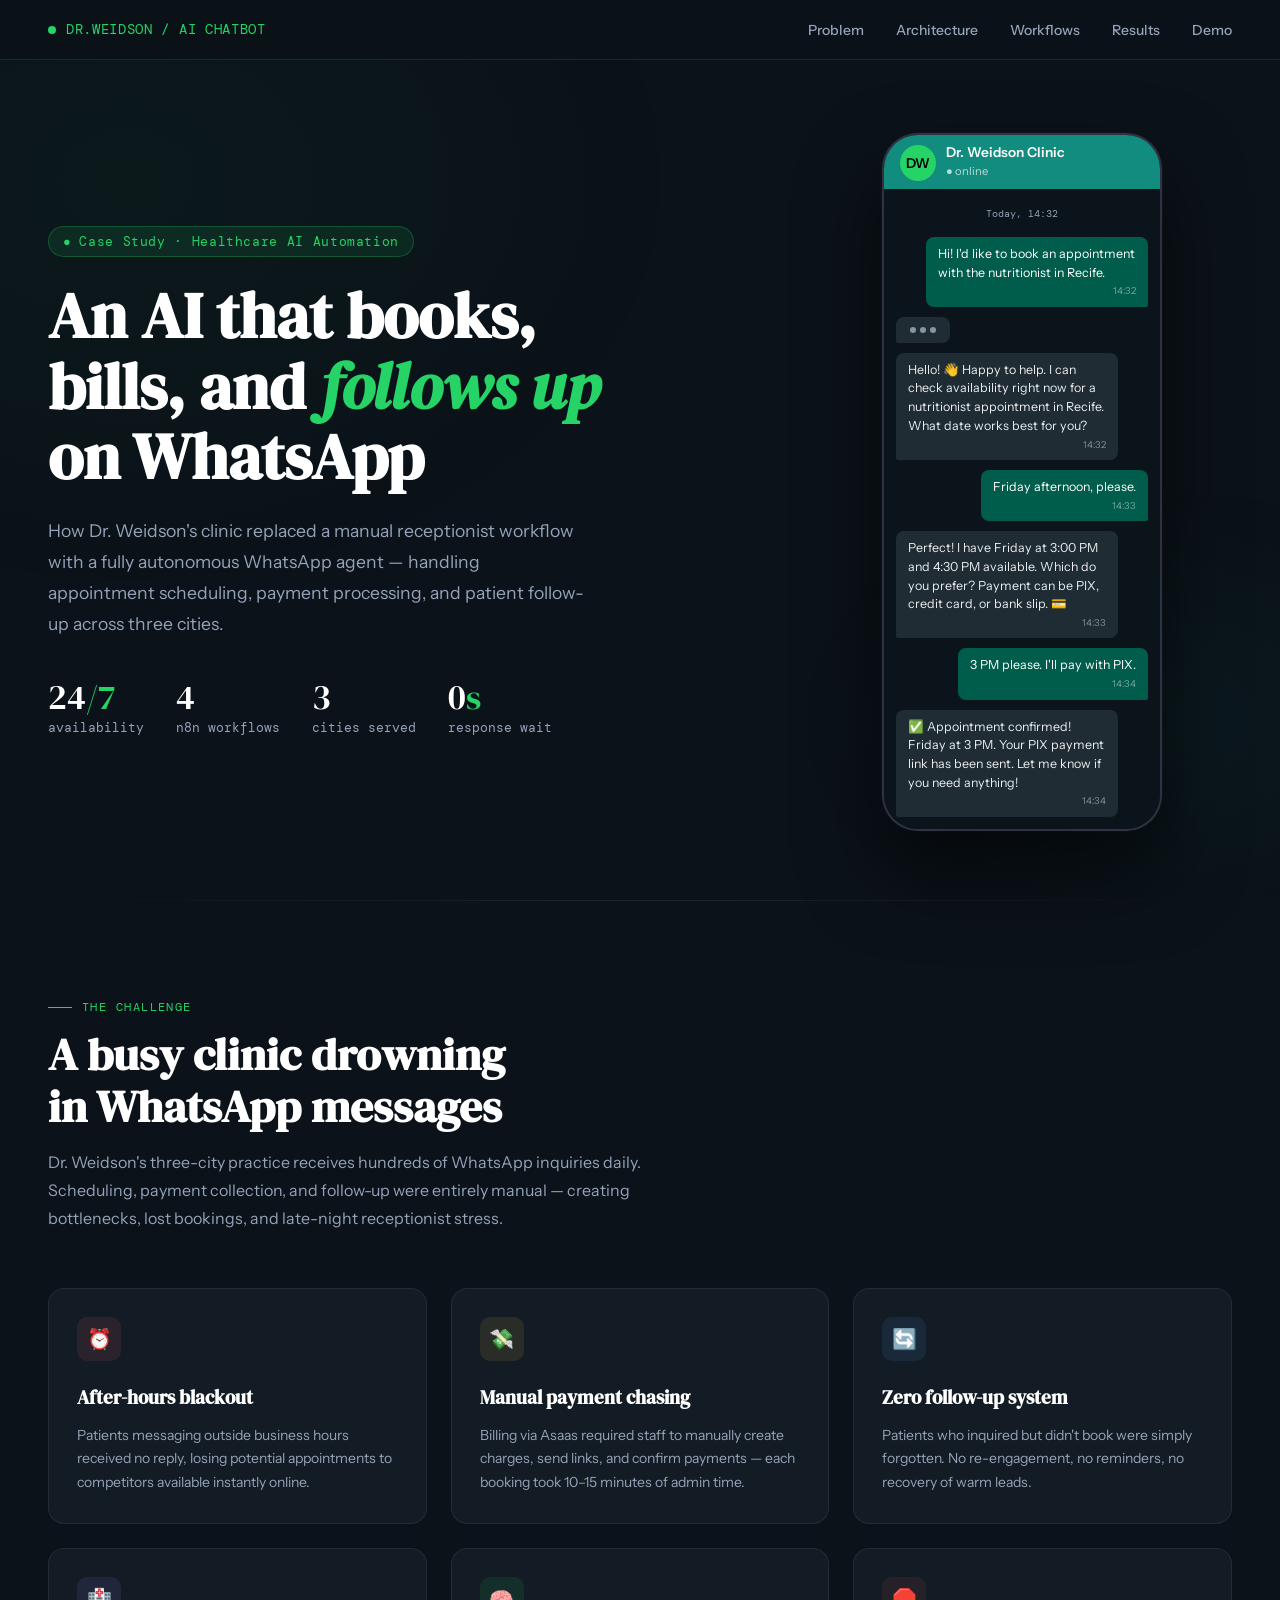
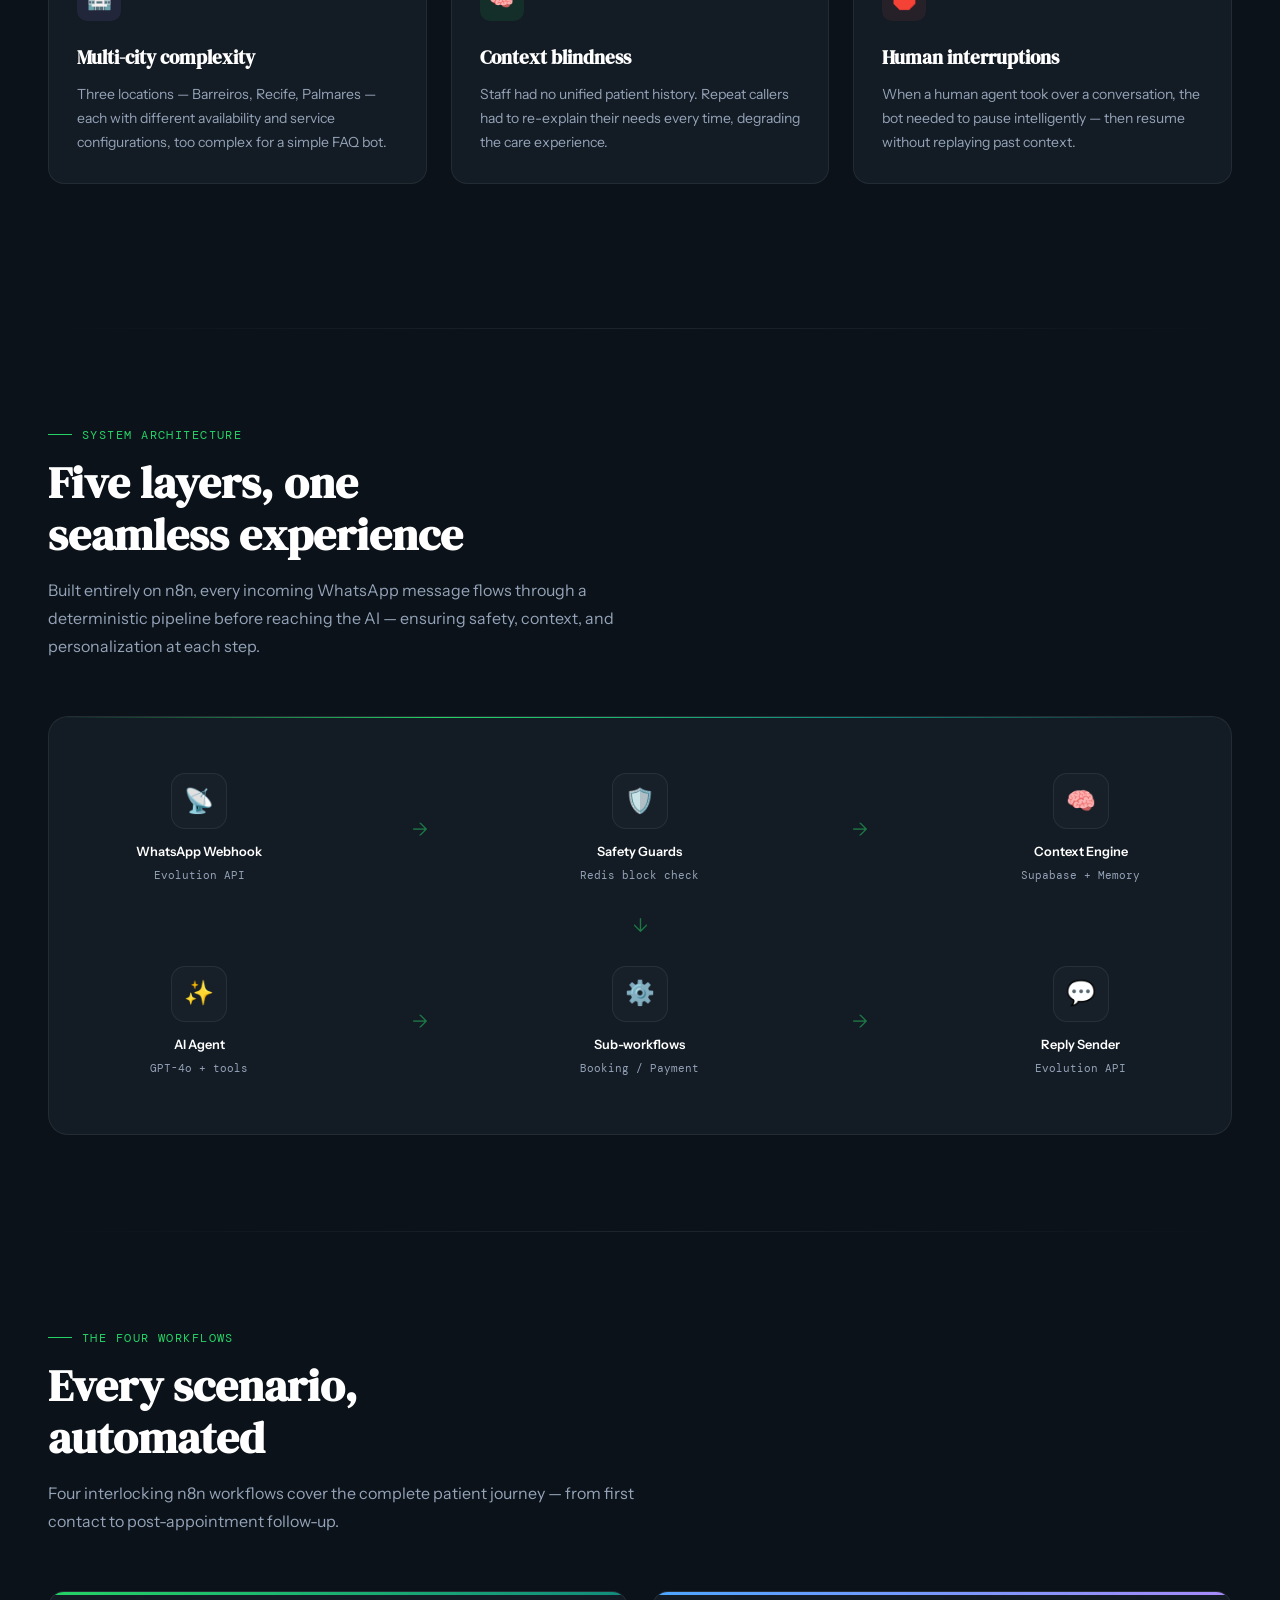
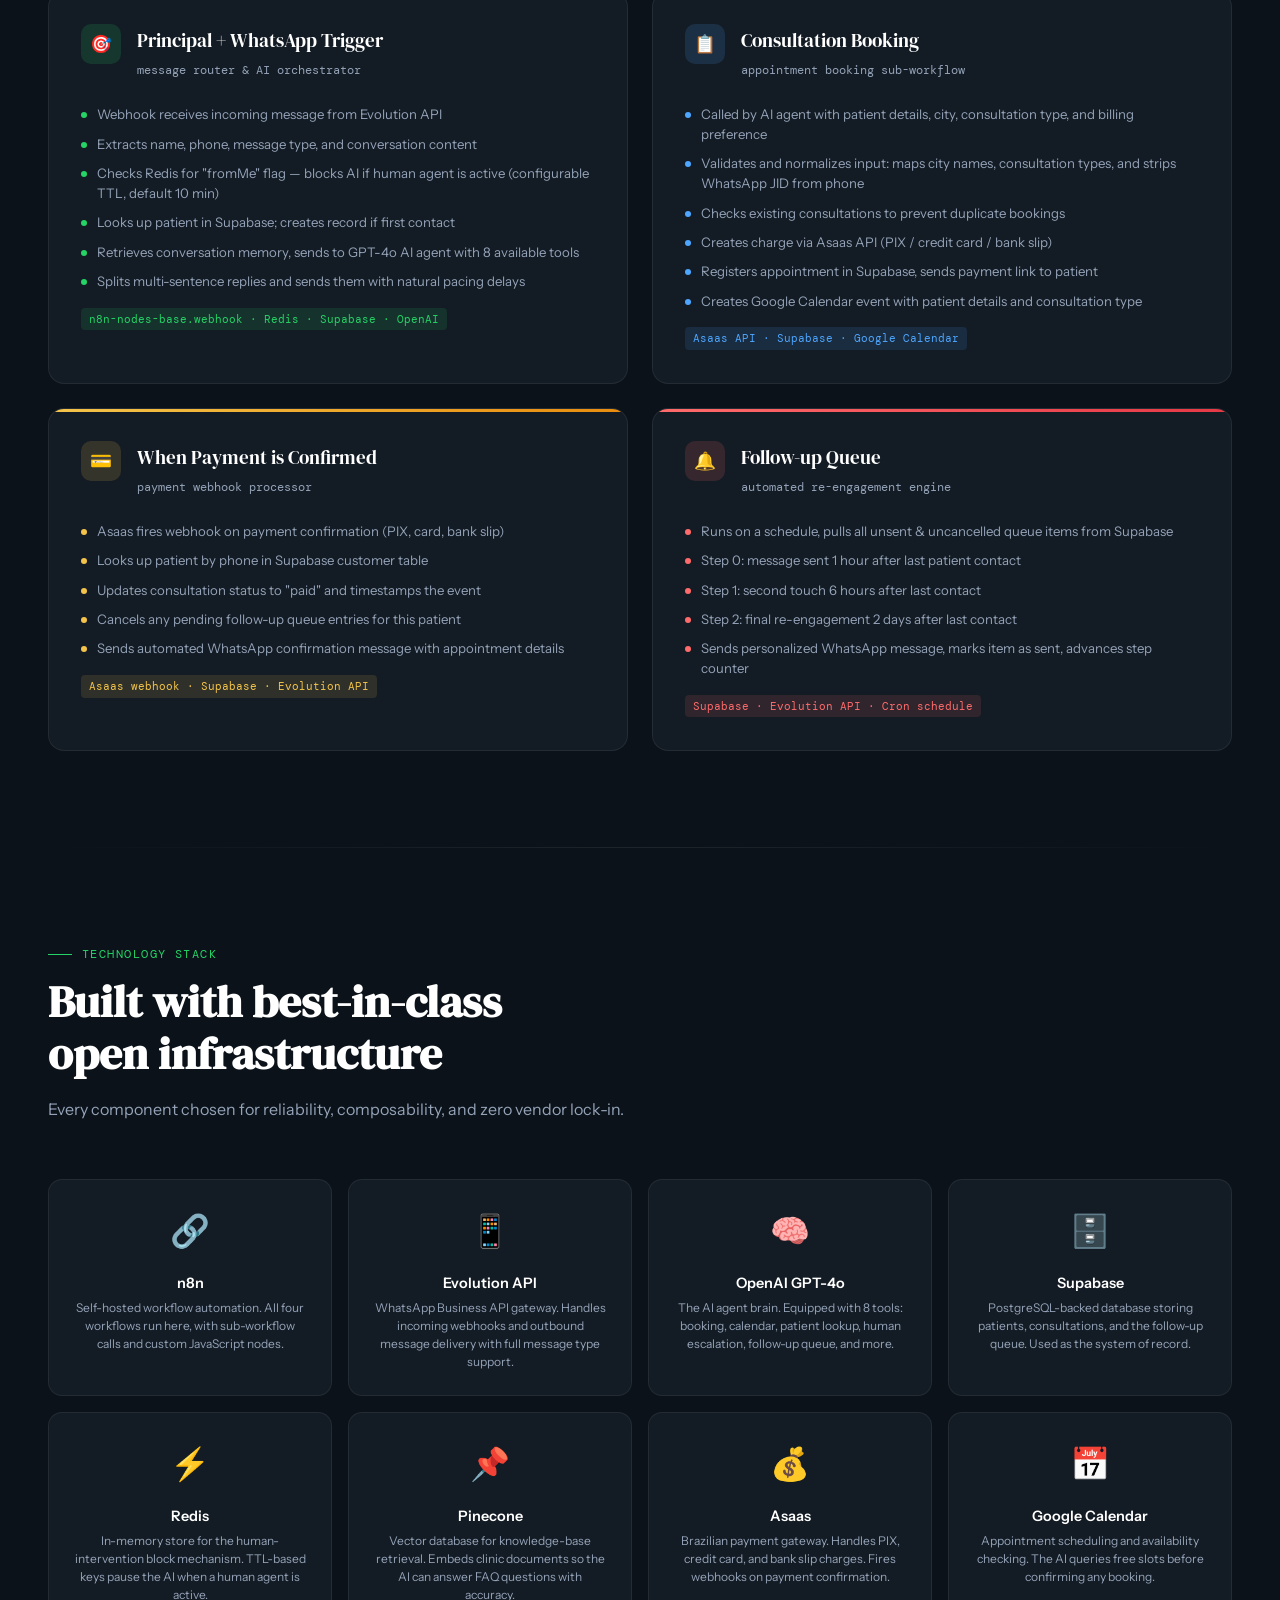
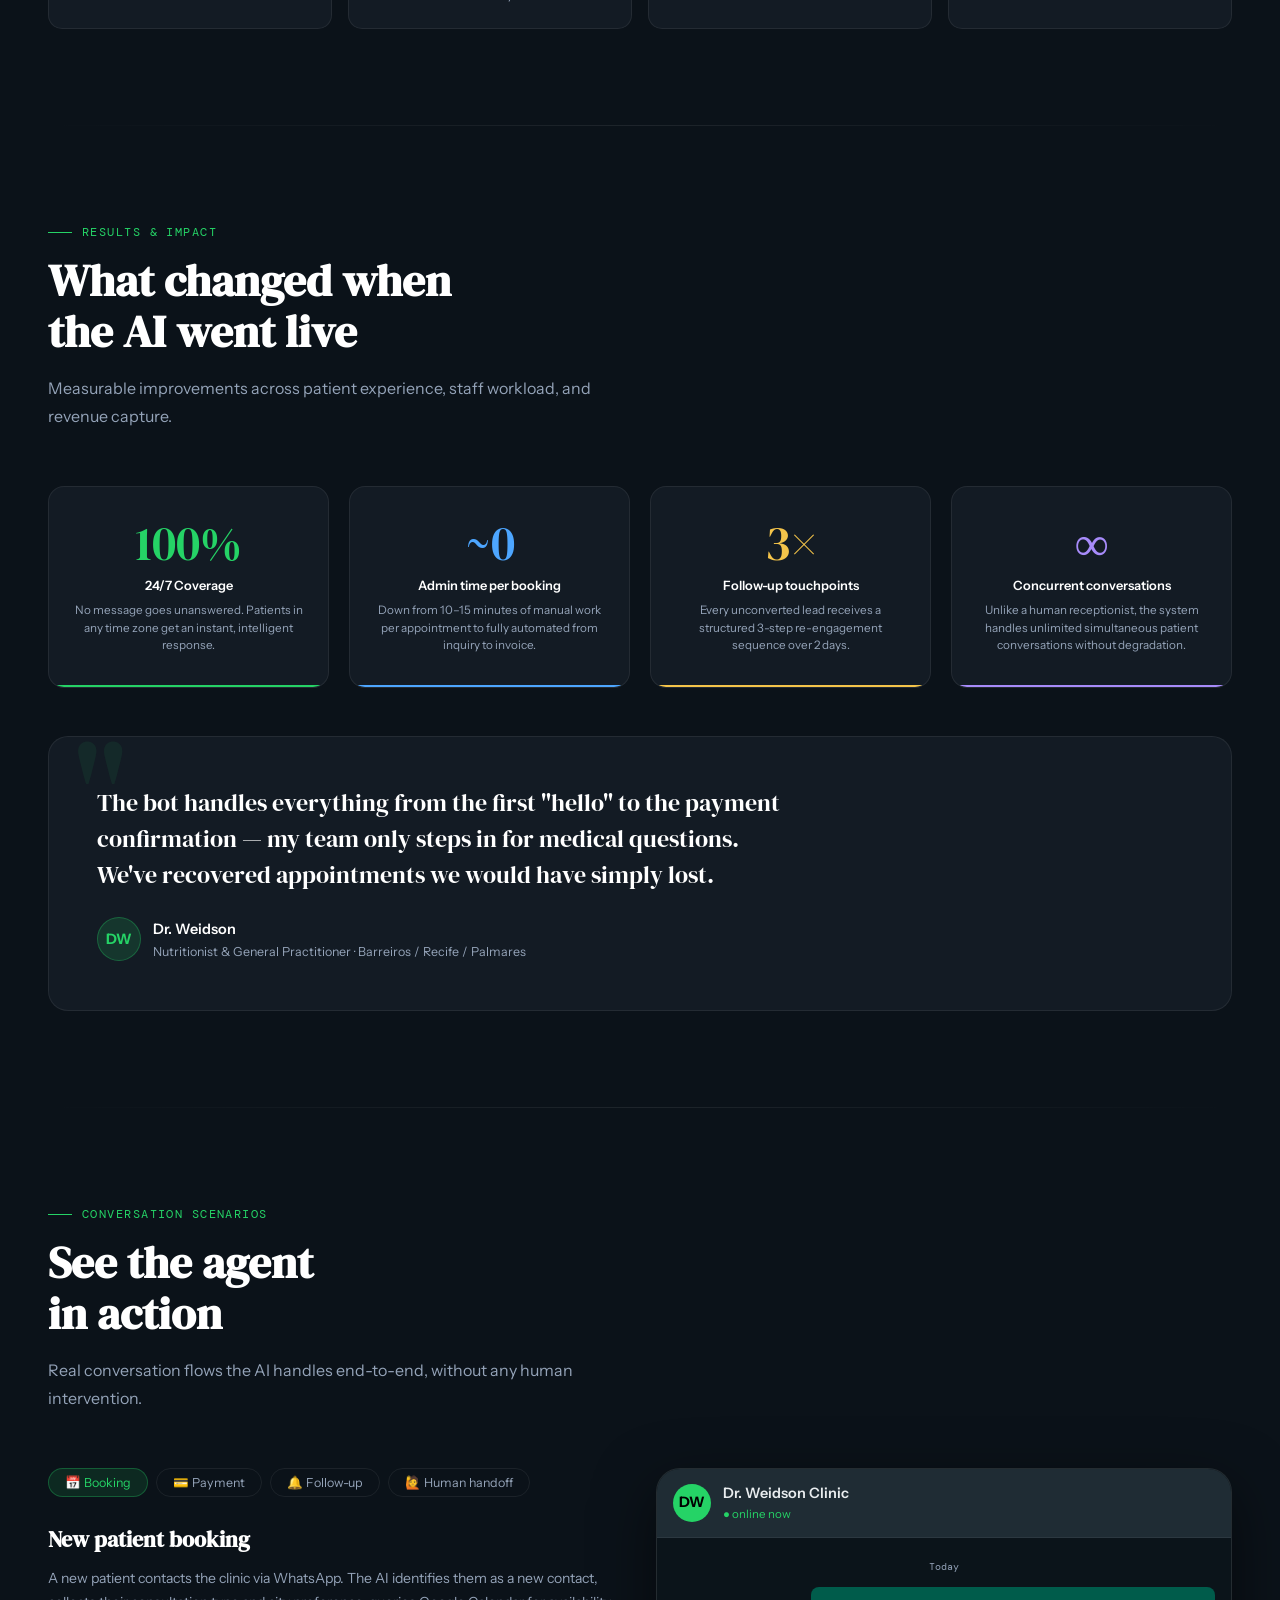
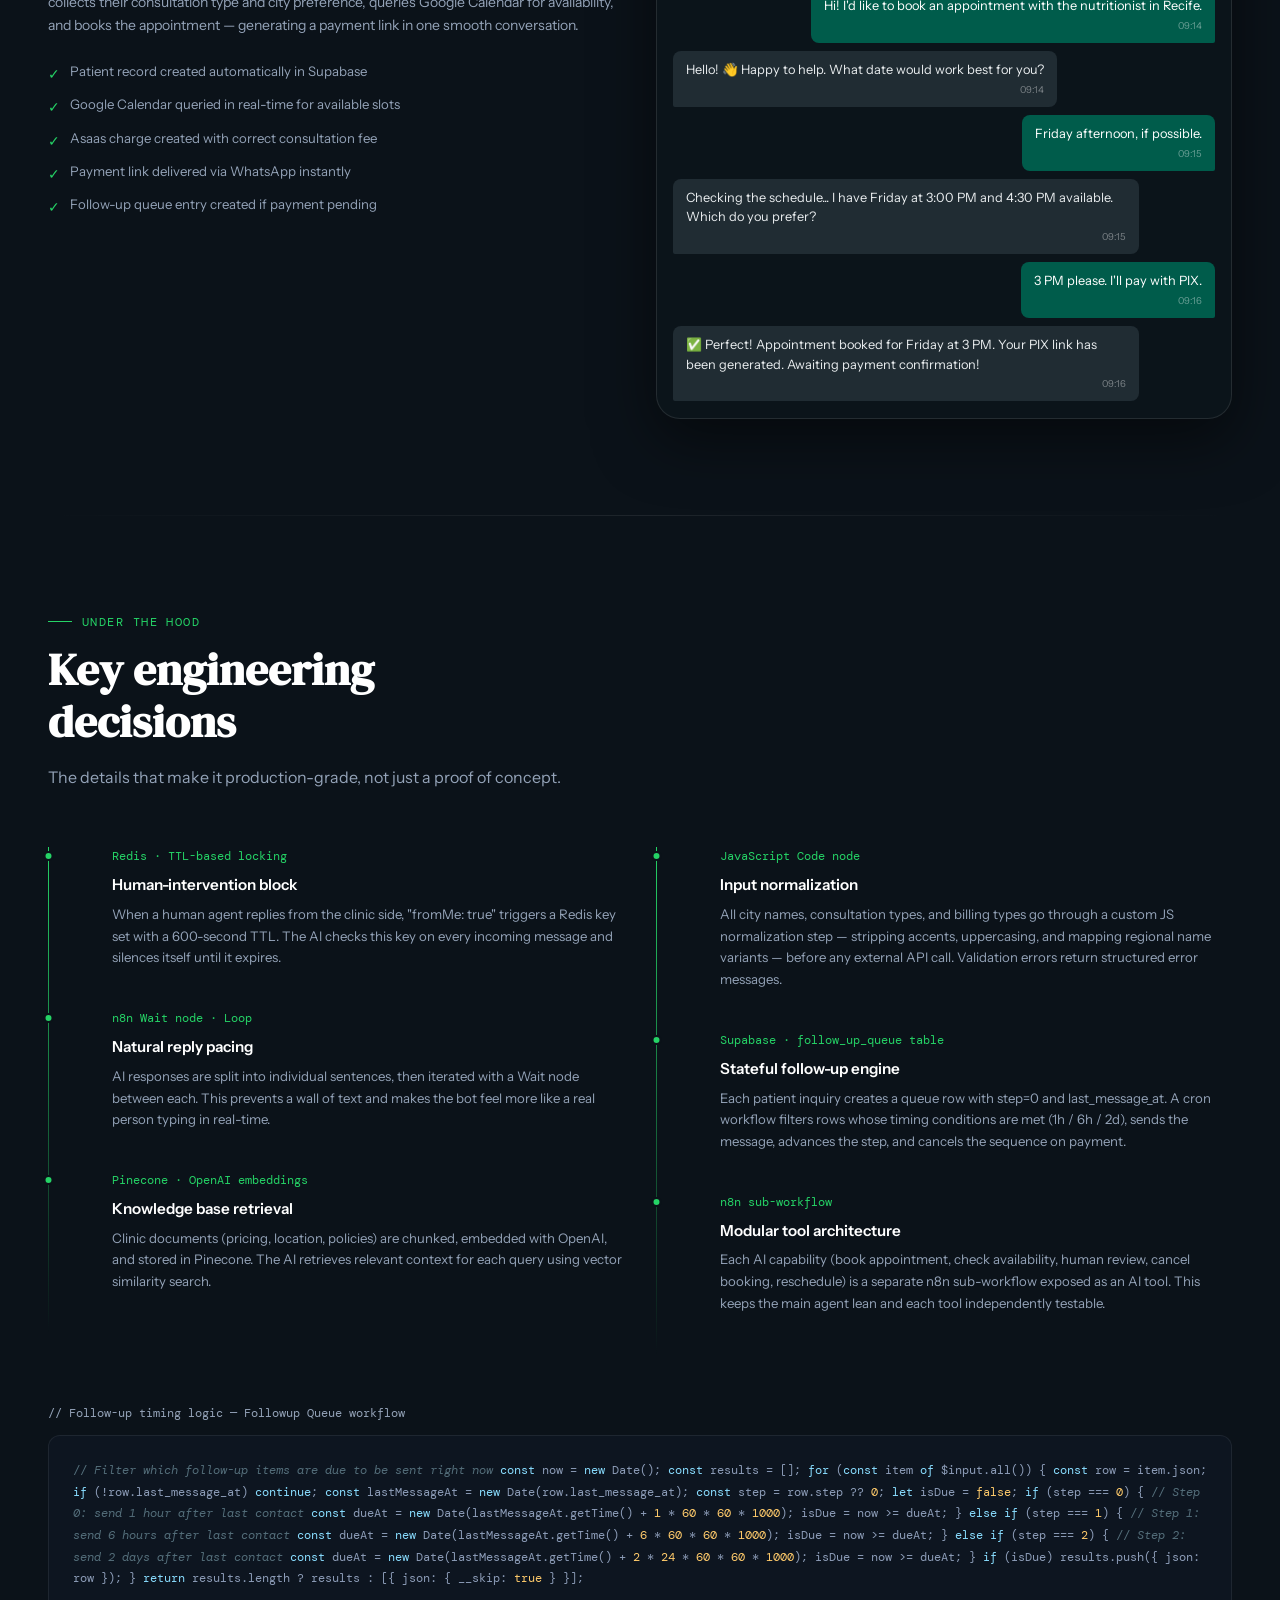
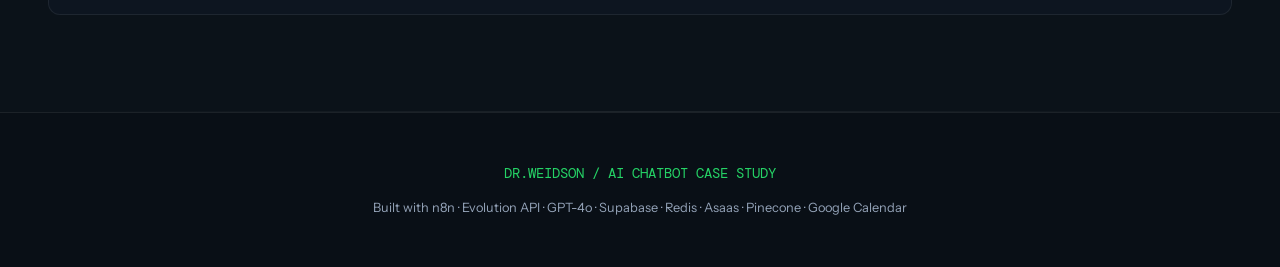
<file: whatsapp-chatbot-case-study-english.html>
<!DOCTYPE html>
<html lang="en">
<head>
<meta charset="UTF-8">
<meta name="viewport" content="width=device-width, initial-scale=1.0">
<title>Dr. Weidson AI — WhatsApp Chatbot Case Study</title>
<link rel="preconnect" href="https://fonts.googleapis.com">
<link href="https://fonts.googleapis.com/css2?family=DM+Serif+Display:ital@0;1&family=DM+Mono:wght@400;500&family=Instrument+Sans:wght@400;500;600&display=swap" rel="stylesheet">
<style>
  *, *::before, *::after { box-sizing: border-box; margin: 0; padding: 0; }

  :root {
    --green: #25D366;
    --green-dark: #128C7E;
    --green-pale: #DCF8C6;
    --ink: #0d1117;
    --ink2: #1e2631;
    --muted: #5c6a7a;
    --muted2: #8a97a6;
    --line: rgba(255,255,255,0.08);
    --card-bg: #131b24;
    --card-border: rgba(255,255,255,0.07);
    --accent: #25D366;
    --accent2: #128C7E;
    --gold: #f4c44a;
    --coral: #ff6b6b;
    --blue: #4da6ff;
    --purple: #a78bfa;
    --white: #ffffff;
    --text: #e2e8f0;
    --text2: #94a3b8;
  }

  html { scroll-behavior: smooth; }

  body {
    font-family: 'Instrument Sans', sans-serif;
    background: #0b1219;
    color: var(--text);
    line-height: 1.7;
    overflow-x: hidden;
  }

  /* ─── BG TEXTURE ─── */
  body::before {
    content: '';
    position: fixed;
    inset: 0;
    background:
      radial-gradient(ellipse 800px 600px at 10% 20%, rgba(37,211,102,0.04) 0%, transparent 70%),
      radial-gradient(ellipse 600px 400px at 90% 80%, rgba(18,140,126,0.05) 0%, transparent 60%);
    pointer-events: none;
    z-index: 0;
  }

  /* ─── NAV ─── */
  nav {
    position: fixed;
    top: 0; left: 0; right: 0;
    z-index: 100;
    display: flex;
    align-items: center;
    justify-content: space-between;
    padding: 1rem 3rem;
    background: rgba(11,18,25,0.85);
    backdrop-filter: blur(16px);
    border-bottom: 1px solid var(--line);
  }

  .nav-logo {
    display: flex;
    align-items: center;
    gap: 10px;
    font-family: 'DM Mono', monospace;
    font-size: 0.85rem;
    color: var(--green);
    letter-spacing: 0.05em;
    text-decoration: none;
  }

  .nav-logo .dot {
    width: 8px; height: 8px;
    border-radius: 50%;
    background: var(--green);
    animation: pulse-dot 2s ease-in-out infinite;
  }

  @keyframes pulse-dot {
    0%, 100% { opacity: 1; transform: scale(1); }
    50% { opacity: 0.5; transform: scale(0.7); }
  }

  .nav-links {
    display: flex;
    gap: 2rem;
    list-style: none;
  }

  .nav-links a {
    color: var(--text2);
    text-decoration: none;
    font-size: 0.875rem;
    font-weight: 500;
    transition: color 0.2s;
  }

  .nav-links a:hover { color: var(--green); }

  /* ─── HERO ─── */
  .hero {
    position: relative;
    min-height: 100vh;
    display: flex;
    align-items: center;
    padding: 8rem 3rem 4rem;
  }

  .hero-inner {
    max-width: 1200px;
    margin: 0 auto;
    width: 100%;
    display: grid;
    grid-template-columns: 1fr 420px;
    gap: 4rem;
    align-items: center;
  }

  .hero-tag {
    display: inline-flex;
    align-items: center;
    gap: 8px;
    background: rgba(37,211,102,0.1);
    border: 1px solid rgba(37,211,102,0.25);
    border-radius: 100px;
    padding: 4px 14px;
    font-size: 0.8rem;
    font-family: 'DM Mono', monospace;
    color: var(--green);
    letter-spacing: 0.05em;
    margin-bottom: 1.5rem;
  }

  .hero h1 {
    font-family: 'DM Serif Display', serif;
    font-size: clamp(2.8rem, 5vw, 4.5rem);
    line-height: 1.1;
    color: var(--white);
    margin-bottom: 1.5rem;
  }

  .hero h1 em {
    font-style: italic;
    color: var(--green);
  }

  .hero-desc {
    font-size: 1.1rem;
    color: var(--text2);
    max-width: 540px;
    margin-bottom: 2.5rem;
    line-height: 1.75;
  }

  .hero-stats {
    display: flex;
    gap: 2rem;
    flex-wrap: wrap;
  }

  .hero-stat {
    display: flex;
    flex-direction: column;
    gap: 2px;
  }

  .hero-stat .number {
    font-family: 'DM Serif Display', serif;
    font-size: 2.2rem;
    color: var(--white);
    line-height: 1;
  }

  .hero-stat .number span {
    color: var(--green);
  }

  .hero-stat .label {
    font-size: 0.8rem;
    color: var(--text2);
    font-family: 'DM Mono', monospace;
  }

  /* ─── PHONE MOCKUP ─── */
  .phone-wrap {
    position: relative;
    display: flex;
    justify-content: center;
  }

  .phone {
    width: 280px;
    background: #1a1a2e;
    border-radius: 36px;
    border: 2px solid rgba(255,255,255,0.1);
    overflow: hidden;
    position: relative;
    box-shadow: 0 40px 80px rgba(0,0,0,0.6), 0 0 0 1px rgba(255,255,255,0.03);
  }

  .phone-status {
    background: #128C7E;
    padding: 10px 16px 8px;
    display: flex;
    align-items: center;
    gap: 10px;
  }

  .phone-avatar {
    width: 36px; height: 36px;
    border-radius: 50%;
    background: #25D366;
    display: flex;
    align-items: center;
    justify-content: center;
    font-size: 0.85rem;
    font-weight: 600;
    color: #000;
    flex-shrink: 0;
  }

  .phone-contact { flex: 1; }

  .phone-contact .name {
    font-size: 0.85rem;
    font-weight: 600;
    color: #fff;
    line-height: 1;
  }

  .phone-contact .status {
    font-size: 0.7rem;
    color: rgba(255,255,255,0.7);
    margin-top: 2px;
  }

  .phone-body {
    background: #0b141a;
    padding: 12px;
    min-height: 400px;
    display: flex;
    flex-direction: column;
    gap: 10px;
  }

  .chat-date {
    text-align: center;
    font-size: 0.65rem;
    color: var(--text2);
    font-family: 'DM Mono', monospace;
    margin: 4px 0;
  }

  .bubble {
    max-width: 88%;
    padding: 8px 12px;
    border-radius: 8px;
    font-size: 0.78rem;
    line-height: 1.5;
    position: relative;
  }

  .bubble.user {
    background: #005c4b;
    color: #fff;
    align-self: flex-end;
    border-bottom-right-radius: 2px;
  }

  .bubble.bot {
    background: #202c33;
    color: #e9edef;
    align-self: flex-start;
    border-bottom-left-radius: 2px;
  }

  .bubble-time {
    font-size: 0.6rem;
    color: rgba(255,255,255,0.45);
    text-align: right;
    margin-top: 2px;
    display: block;
  }

  .typing {
    background: #202c33;
    padding: 10px 14px;
    border-radius: 8px;
    border-bottom-left-radius: 2px;
    align-self: flex-start;
    display: flex;
    gap: 4px;
    align-items: center;
  }

  .typing span {
    width: 6px; height: 6px;
    border-radius: 50%;
    background: #8696a0;
    animation: blink 1.2s infinite;
  }

  .typing span:nth-child(2) { animation-delay: 0.2s; }
  .typing span:nth-child(3) { animation-delay: 0.4s; }

  @keyframes blink {
    0%, 80%, 100% { transform: scale(1); opacity: 0.5; }
    40% { transform: scale(1.2); opacity: 1; }
  }

  /* ─── SECTIONS ─── */
  section {
    position: relative;
    z-index: 1;
    padding: 6rem 3rem;
  }

  .container {
    max-width: 1200px;
    margin: 0 auto;
  }

  .section-label {
    font-family: 'DM Mono', monospace;
    font-size: 0.75rem;
    color: var(--green);
    letter-spacing: 0.12em;
    text-transform: uppercase;
    margin-bottom: 0.75rem;
    display: flex;
    align-items: center;
    gap: 10px;
  }

  .section-label::before {
    content: '';
    display: block;
    width: 24px;
    height: 1px;
    background: var(--green);
  }

  h2.section-title {
    font-family: 'DM Serif Display', serif;
    font-size: clamp(2rem, 3.5vw, 3rem);
    color: var(--white);
    line-height: 1.15;
    margin-bottom: 1rem;
  }

  .section-sub {
    font-size: 1rem;
    color: var(--text2);
    max-width: 600px;
    line-height: 1.75;
    margin-bottom: 3.5rem;
  }

  /* ─── DIVIDER ─── */
  .divider {
    height: 1px;
    background: linear-gradient(90deg, transparent, var(--line), transparent);
    margin: 0 3rem;
  }

  /* ─── PROBLEM CARDS ─── */
  .problem-grid {
    display: grid;
    grid-template-columns: repeat(3, 1fr);
    gap: 1.5rem;
    margin-bottom: 3rem;
  }

  .problem-card {
    background: var(--card-bg);
    border: 1px solid var(--card-border);
    border-radius: 16px;
    padding: 1.75rem;
    transition: border-color 0.3s, transform 0.3s;
  }

  .problem-card:hover {
    border-color: rgba(37,211,102,0.2);
    transform: translateY(-2px);
  }

  .problem-icon {
    width: 44px; height: 44px;
    border-radius: 10px;
    display: flex;
    align-items: center;
    justify-content: center;
    font-size: 1.25rem;
    margin-bottom: 1.25rem;
  }

  .problem-card h3 {
    font-family: 'DM Serif Display', serif;
    font-size: 1.2rem;
    color: var(--white);
    margin-bottom: 0.6rem;
  }

  .problem-card p {
    font-size: 0.875rem;
    color: var(--text2);
    line-height: 1.7;
  }

  /* ─── ARCHITECTURE ─── */
  .arch-section { background: transparent; }

  .arch-flow {
    background: var(--card-bg);
    border: 1px solid var(--card-border);
    border-radius: 20px;
    padding: 2.5rem;
    position: relative;
    overflow: hidden;
  }

  .arch-flow::before {
    content: '';
    position: absolute;
    top: -1px; left: 0; right: 0;
    height: 2px;
    background: linear-gradient(90deg, transparent, var(--green), var(--green-dark), transparent);
  }

  .flow-grid {
    display: grid;
    grid-template-columns: repeat(5, 1fr);
    gap: 0;
    align-items: center;
  }

  .flow-node {
    display: flex;
    flex-direction: column;
    align-items: center;
    text-align: center;
    padding: 1rem 0.5rem;
    cursor: pointer;
    transition: transform 0.2s;
  }

  .flow-node:hover { transform: translateY(-3px); }

  .flow-node .icon-wrap {
    width: 56px; height: 56px;
    border-radius: 14px;
    border: 1px solid var(--card-border);
    display: flex;
    align-items: center;
    justify-content: center;
    font-size: 1.5rem;
    margin-bottom: 0.75rem;
    transition: border-color 0.3s, background 0.3s;
    background: rgba(255,255,255,0.02);
  }

  .flow-node:hover .icon-wrap {
    border-color: rgba(37,211,102,0.35);
    background: rgba(37,211,102,0.05);
  }

  .flow-node .node-title {
    font-size: 0.8rem;
    font-weight: 600;
    color: var(--white);
    margin-bottom: 0.2rem;
  }

  .flow-node .node-sub {
    font-size: 0.7rem;
    color: var(--text2);
    font-family: 'DM Mono', monospace;
  }

  .flow-arrow {
    display: flex;
    align-items: center;
    justify-content: center;
    color: var(--green);
    font-size: 1.2rem;
    opacity: 0.5;
  }

  /* ─── WORKFLOWS ─── */
  .workflows-grid {
    display: grid;
    grid-template-columns: repeat(2, 1fr);
    gap: 1.5rem;
  }

  .workflow-card {
    background: var(--card-bg);
    border: 1px solid var(--card-border);
    border-radius: 16px;
    padding: 2rem;
    transition: border-color 0.3s;
    position: relative;
    overflow: hidden;
  }

  .workflow-card::after {
    content: '';
    position: absolute;
    top: 0; left: 0; right: 0;
    height: 3px;
  }

  .workflow-card.main::after { background: linear-gradient(90deg, var(--green), var(--green-dark)); }
  .workflow-card.consult::after { background: linear-gradient(90deg, var(--blue), var(--purple)); }
  .workflow-card.payment::after { background: linear-gradient(90deg, var(--gold), #e88c0e); }
  .workflow-card.followup::after { background: linear-gradient(90deg, var(--coral), #e63946); }

  .workflow-card:hover { border-color: rgba(255,255,255,0.15); }

  .wf-header {
    display: flex;
    align-items: flex-start;
    gap: 1rem;
    margin-bottom: 1.5rem;
  }

  .wf-badge {
    width: 40px; height: 40px;
    border-radius: 10px;
    display: flex;
    align-items: center;
    justify-content: center;
    font-size: 1.1rem;
    flex-shrink: 0;
  }

  .wf-badge.main { background: rgba(37,211,102,0.15); }
  .wf-badge.consult { background: rgba(77,166,255,0.15); }
  .wf-badge.payment { background: rgba(244,196,74,0.15); }
  .wf-badge.followup { background: rgba(255,107,107,0.15); }

  .wf-title { font-family: 'DM Serif Display', serif; font-size: 1.2rem; color: var(--white); margin-bottom: 0.2rem; }
  .wf-subtitle { font-size: 0.78rem; color: var(--text2); font-family: 'DM Mono', monospace; }

  .wf-steps {
    display: flex;
    flex-direction: column;
    gap: 0.6rem;
  }

  .wf-step {
    display: flex;
    align-items: flex-start;
    gap: 10px;
    font-size: 0.825rem;
    color: var(--text2);
    line-height: 1.5;
  }

  .step-dot {
    width: 6px; height: 6px;
    border-radius: 50%;
    margin-top: 7px;
    flex-shrink: 0;
    background: var(--muted2);
  }

  .step-dot.green { background: var(--green); }
  .step-dot.blue { background: var(--blue); }
  .step-dot.gold { background: var(--gold); }
  .step-dot.coral { background: var(--coral); }

  .wf-tag {
    display: inline-block;
    padding: 2px 8px;
    border-radius: 4px;
    font-size: 0.68rem;
    font-family: 'DM Mono', monospace;
    margin-top: 1rem;
  }

  .wf-tag.green { background: rgba(37,211,102,0.12); color: var(--green); }
  .wf-tag.blue { background: rgba(77,166,255,0.12); color: var(--blue); }
  .wf-tag.gold { background: rgba(244,196,74,0.12); color: var(--gold); }
  .wf-tag.coral { background: rgba(255,107,107,0.12); color: var(--coral); }

  /* ─── TECH STACK ─── */
  .tech-grid {
    display: grid;
    grid-template-columns: repeat(4, 1fr);
    gap: 1rem;
  }

  .tech-card {
    background: var(--card-bg);
    border: 1px solid var(--card-border);
    border-radius: 14px;
    padding: 1.5rem;
    text-align: center;
    transition: all 0.3s;
    cursor: default;
  }

  .tech-card:hover {
    border-color: rgba(37,211,102,0.2);
    transform: translateY(-2px);
  }

  .tech-logo {
    font-size: 2rem;
    margin-bottom: 0.75rem;
    display: block;
  }

  .tech-name {
    font-weight: 600;
    font-size: 0.9rem;
    color: var(--white);
    margin-bottom: 0.25rem;
  }

  .tech-desc {
    font-size: 0.75rem;
    color: var(--text2);
    line-height: 1.5;
  }

  /* ─── RESULTS ─── */
  .results-grid {
    display: grid;
    grid-template-columns: repeat(4, 1fr);
    gap: 1.25rem;
    margin-bottom: 3rem;
  }

  .result-card {
    background: var(--card-bg);
    border: 1px solid var(--card-border);
    border-radius: 16px;
    padding: 2rem 1.5rem;
    text-align: center;
    transition: all 0.3s;
    position: relative;
    overflow: hidden;
  }

  .result-card::before {
    content: '';
    position: absolute;
    bottom: 0; left: 0; right: 0;
    height: 2px;
  }

  .result-card:nth-child(1)::before { background: var(--green); }
  .result-card:nth-child(2)::before { background: var(--blue); }
  .result-card:nth-child(3)::before { background: var(--gold); }
  .result-card:nth-child(4)::before { background: var(--purple); }

  .result-card:hover {
    border-color: rgba(255,255,255,0.12);
    transform: translateY(-3px);
  }

  .result-number {
    font-family: 'DM Serif Display', serif;
    font-size: 3rem;
    line-height: 1;
    margin-bottom: 0.5rem;
    display: block;
  }

  .result-card:nth-child(1) .result-number { color: var(--green); }
  .result-card:nth-child(2) .result-number { color: var(--blue); }
  .result-card:nth-child(3) .result-number { color: var(--gold); }
  .result-card:nth-child(4) .result-number { color: var(--purple); }

  .result-label {
    font-size: 0.8rem;
    font-weight: 600;
    color: var(--white);
    margin-bottom: 0.35rem;
  }

  .result-desc {
    font-size: 0.73rem;
    color: var(--text2);
    line-height: 1.5;
  }

  /* ─── CONVERSATION DEMO ─── */
  .demo-section {
    background: transparent;
  }

  .demo-grid {
    display: grid;
    grid-template-columns: 1fr 1fr;
    gap: 2rem;
    align-items: start;
  }

  .demo-phone-wrap {
    position: sticky;
    top: 100px;
  }

  .demo-phone {
    background: #0b141a;
    border-radius: 24px;
    border: 1px solid rgba(255,255,255,0.1);
    overflow: hidden;
    box-shadow: 0 20px 60px rgba(0,0,0,0.5);
  }

  .demo-phone-header {
    background: #1f2c34;
    padding: 12px 16px;
    display: flex;
    align-items: center;
    gap: 12px;
    border-bottom: 1px solid rgba(255,255,255,0.06);
  }

  .demo-avatar {
    width: 38px; height: 38px;
    border-radius: 50%;
    background: var(--green);
    display: flex;
    align-items: center;
    justify-content: center;
    font-weight: 700;
    font-size: 0.9rem;
    color: #000;
    flex-shrink: 0;
  }

  .demo-name { font-size: 0.9rem; font-weight: 600; color: #e9edef; }
  .demo-status { font-size: 0.72rem; color: var(--green); }

  .demo-messages {
    padding: 16px;
    min-height: 480px;
    display: flex;
    flex-direction: column;
    gap: 8px;
    overflow: hidden;
  }

  .dm-date {
    text-align: center;
    font-size: 0.65rem;
    color: var(--text2);
    font-family: 'DM Mono', monospace;
    margin: 4px 0;
  }

  .dm { max-width: 86%; padding: 9px 13px; border-radius: 8px; font-size: 0.8rem; line-height: 1.55; }
  .dm.u { background: #005c4b; color: #fff; align-self: flex-end; border-bottom-right-radius: 2px; }
  .dm.b { background: #202c33; color: #e9edef; align-self: flex-start; border-bottom-left-radius: 2px; }
  .dm-time { font-size: 0.6rem; color: rgba(255,255,255,0.4); text-align: right; margin-top: 3px; display: block; }

  .scenario-tabs {
    display: flex;
    gap: 0.5rem;
    margin-bottom: 1.5rem;
    flex-wrap: wrap;
  }

  .tab-btn {
    padding: 6px 16px;
    border-radius: 100px;
    border: 1px solid var(--card-border);
    background: transparent;
    color: var(--text2);
    font-size: 0.78rem;
    font-family: 'Instrument Sans', sans-serif;
    cursor: pointer;
    transition: all 0.2s;
  }

  .tab-btn.active, .tab-btn:hover {
    background: rgba(37,211,102,0.12);
    border-color: rgba(37,211,102,0.3);
    color: var(--green);
  }

  .scenario-panel { display: none; }
  .scenario-panel.active { display: block; }

  .scenario-title {
    font-family: 'DM Serif Display', serif;
    font-size: 1.4rem;
    color: var(--white);
    margin-bottom: 0.5rem;
  }

  .scenario-desc {
    font-size: 0.875rem;
    color: var(--text2);
    line-height: 1.7;
    margin-bottom: 1.5rem;
  }

  .feature-list {
    display: flex;
    flex-direction: column;
    gap: 0.6rem;
  }

  .feature-item {
    display: flex;
    align-items: flex-start;
    gap: 10px;
    font-size: 0.825rem;
    color: var(--text2);
    line-height: 1.5;
  }

  .feature-item .check {
    color: var(--green);
    font-size: 0.9rem;
    margin-top: 2px;
    flex-shrink: 0;
  }

  /* ─── TIMELINE ─── */
  .timeline {
    position: relative;
    padding-left: 2rem;
  }

  .timeline::before {
    content: '';
    position: absolute;
    left: 0; top: 0; bottom: 0;
    width: 1px;
    background: linear-gradient(to bottom, var(--green), transparent);
  }

  .tl-item {
    position: relative;
    padding-bottom: 2.5rem;
    padding-left: 2rem;
  }

  .tl-dot {
    position: absolute;
    left: -2rem;
    top: 4px;
    width: 10px; height: 10px;
    border-radius: 50%;
    background: var(--green);
    border: 2px solid #0b1219;
    transform: translateX(-4.5px);
  }

  .tl-meta {
    font-family: 'DM Mono', monospace;
    font-size: 0.72rem;
    color: var(--green);
    margin-bottom: 0.35rem;
  }

  .tl-title {
    font-weight: 600;
    color: var(--white);
    font-size: 0.95rem;
    margin-bottom: 0.35rem;
  }

  .tl-body {
    font-size: 0.825rem;
    color: var(--text2);
    line-height: 1.65;
  }

  /* ─── QUOTE ─── */
  .quote-block {
    background: var(--card-bg);
    border: 1px solid var(--card-border);
    border-radius: 20px;
    padding: 3rem;
    position: relative;
    overflow: hidden;
  }

  .quote-block::before {
    content: '"';
    position: absolute;
    top: -10px; left: 24px;
    font-family: 'DM Serif Display', serif;
    font-size: 8rem;
    color: rgba(37,211,102,0.08);
    line-height: 1;
  }

  .quote-text {
    font-family: 'DM Serif Display', serif;
    font-size: 1.5rem;
    color: var(--white);
    line-height: 1.5;
    margin-bottom: 1.5rem;
    max-width: 700px;
  }

  .quote-author {
    display: flex;
    align-items: center;
    gap: 12px;
  }

  .quote-avatar {
    width: 44px; height: 44px;
    border-radius: 50%;
    background: rgba(37,211,102,0.15);
    border: 1px solid rgba(37,211,102,0.3);
    display: flex;
    align-items: center;
    justify-content: center;
    font-weight: 700;
    font-size: 0.9rem;
    color: var(--green);
  }

  .quote-name { font-weight: 600; font-size: 0.9rem; color: var(--white); }
  .quote-role { font-size: 0.78rem; color: var(--text2); }

  /* ─── FOOTER ─── */
  footer {
    background: #090f16;
    border-top: 1px solid var(--line);
    padding: 3rem;
    text-align: center;
  }

  .footer-logo {
    font-family: 'DM Mono', monospace;
    font-size: 0.9rem;
    color: var(--green);
    margin-bottom: 0.75rem;
  }

  .footer-text {
    font-size: 0.8rem;
    color: var(--text2);
  }

  /* ─── CODE BLOCK ─── */
  .code-block {
    background: #0d1520;
    border: 1px solid var(--card-border);
    border-radius: 12px;
    padding: 1.5rem;
    font-family: 'DM Mono', monospace;
    font-size: 0.75rem;
    color: #8d9db8;
    line-height: 1.8;
    overflow-x: auto;
  }

  .code-block .kw { color: #89ddff; }
  .code-block .str { color: #c3e88d; }
  .code-block .key { color: #f07178; }
  .code-block .val { color: #ffcb6b; }
  .code-block .cm { color: #546e7a; font-style: italic; }

  /* ─── ANIMATIONS ─── */
  .fade-in {
    opacity: 0;
    transform: translateY(24px);
    transition: opacity 0.6s ease, transform 0.6s ease;
  }

  .fade-in.visible {
    opacity: 1;
    transform: translateY(0);
  }

  /* ─── RESPONSIVE ─── */
  @media (max-width: 900px) {
    nav { padding: 1rem 1.5rem; }
    .hero { padding: 7rem 1.5rem 3rem; }
    .hero-inner { grid-template-columns: 1fr; }
    .phone-wrap { display: none; }
    section { padding: 4rem 1.5rem; }
    .problem-grid { grid-template-columns: 1fr; }
    .flow-grid { grid-template-columns: 1fr; }
    .flow-arrow { transform: rotate(90deg); }
    .workflows-grid { grid-template-columns: 1fr; }
    .tech-grid { grid-template-columns: repeat(2, 1fr); }
    .results-grid { grid-template-columns: repeat(2, 1fr); }
    .demo-grid { grid-template-columns: 1fr; }
    .demo-phone-wrap { position: static; }
    .divider { margin: 0 1.5rem; }
  }
</style>
</head>
<body>

<!-- NAV -->
<nav>
  <a class="nav-logo" href="#">
    <span class="dot"></span>
    DR.WEIDSON / AI CHATBOT
  </a>
  <ul class="nav-links">
    <li><a href="#problem">Problem</a></li>
    <li><a href="#architecture">Architecture</a></li>
    <li><a href="#workflows">Workflows</a></li>
    <li><a href="#results">Results</a></li>
    <li><a href="#demo">Demo</a></li>
  </ul>
</nav>

<!-- HERO -->
<section class="hero">
  <div class="hero-inner">
    <div>
      <div class="hero-tag">
        <span>●</span> Case Study · Healthcare AI Automation
      </div>
      <h1>
        An AI that books,<br>
        bills, and <em>follows up</em><br>
        on WhatsApp
      </h1>
      <p class="hero-desc">
        How Dr. Weidson's clinic replaced a manual receptionist workflow with a fully autonomous WhatsApp agent — handling appointment scheduling, payment processing, and patient follow-up across three cities.
      </p>
      <div class="hero-stats">
        <div class="hero-stat">
          <span class="number">24<span>/7</span></span>
          <span class="label">availability</span>
        </div>
        <div class="hero-stat">
          <span class="number">4</span>
          <span class="label">n8n workflows</span>
        </div>
        <div class="hero-stat">
          <span class="number">3</span>
          <span class="label">cities served</span>
        </div>
        <div class="hero-stat">
          <span class="number">0<span>s</span></span>
          <span class="label">response wait</span>
        </div>
      </div>
    </div>

    <!-- Phone mockup -->
    <div class="phone-wrap">
      <div class="phone">
        <div class="phone-status">
          <div class="phone-avatar">DW</div>
          <div class="phone-contact">
            <div class="name">Dr. Weidson Clinic</div>
            <div class="status">● online</div>
          </div>
        </div>
        <div class="phone-body">
          <div class="chat-date">Today, 14:32</div>
          <div class="bubble user">
            Hi! I'd like to book an appointment with the nutritionist in Recife.
            <span class="bubble-time">14:32</span>
          </div>
          <div class="typing">
            <span></span><span></span><span></span>
          </div>
          <div class="bubble bot">
            Hello! 👋 Happy to help. I can check availability right now for a nutritionist appointment in Recife. What date works best for you?
            <span class="bubble-time">14:32</span>
          </div>
          <div class="bubble user">
            Friday afternoon, please.
            <span class="bubble-time">14:33</span>
          </div>
          <div class="bubble bot">
            Perfect! I have Friday at 3:00 PM and 4:30 PM available. Which do you prefer? Payment can be PIX, credit card, or bank slip. 💳
            <span class="bubble-time">14:33</span>
          </div>
          <div class="bubble user">
            3 PM please. I'll pay with PIX.
            <span class="bubble-time">14:34</span>
          </div>
          <div class="bubble bot">
            ✅ Appointment confirmed! Friday at 3 PM. Your PIX payment link has been sent. Let me know if you need anything!
            <span class="bubble-time">14:34</span>
          </div>
        </div>
      </div>
    </div>
  </div>
</section>

<div class="divider"></div>

<!-- PROBLEM -->
<section id="problem">
  <div class="container">
    <p class="section-label">The Challenge</p>
    <h2 class="section-title">A busy clinic drowning<br>in WhatsApp messages</h2>
    <p class="section-sub">
      Dr. Weidson's three-city practice receives hundreds of WhatsApp inquiries daily. Scheduling, payment collection, and follow-up were entirely manual — creating bottlenecks, lost bookings, and late-night receptionist stress.
    </p>

    <div class="problem-grid fade-in">
      <div class="problem-card">
        <div class="problem-icon" style="background: rgba(255,107,107,0.1);">⏰</div>
        <h3>After-hours blackout</h3>
        <p>Patients messaging outside business hours received no reply, losing potential appointments to competitors available instantly online.</p>
      </div>
      <div class="problem-card">
        <div class="problem-icon" style="background: rgba(244,196,74,0.1);">💸</div>
        <h3>Manual payment chasing</h3>
        <p>Billing via Asaas required staff to manually create charges, send links, and confirm payments — each booking took 10–15 minutes of admin time.</p>
      </div>
      <div class="problem-card">
        <div class="problem-icon" style="background: rgba(77,166,255,0.1);">🔄</div>
        <h3>Zero follow-up system</h3>
        <p>Patients who inquired but didn't book were simply forgotten. No re-engagement, no reminders, no recovery of warm leads.</p>
      </div>
      <div class="problem-card">
        <div class="problem-icon" style="background: rgba(167,139,250,0.1);">🏥</div>
        <h3>Multi-city complexity</h3>
        <p>Three locations — Barreiros, Recife, Palmares — each with different availability and service configurations, too complex for a simple FAQ bot.</p>
      </div>
      <div class="problem-card">
        <div class="problem-icon" style="background: rgba(37,211,102,0.1);">🧠</div>
        <h3>Context blindness</h3>
        <p>Staff had no unified patient history. Repeat callers had to re-explain their needs every time, degrading the care experience.</p>
      </div>
      <div class="problem-card">
        <div class="problem-icon" style="background: rgba(255,107,107,0.08);">🛑</div>
        <h3>Human interruptions</h3>
        <p>When a human agent took over a conversation, the bot needed to pause intelligently — then resume without replaying past context.</p>
      </div>
    </div>
  </div>
</section>

<div class="divider"></div>

<!-- ARCHITECTURE -->
<section id="architecture">
  <div class="container">
    <p class="section-label">System Architecture</p>
    <h2 class="section-title">Five layers, one<br>seamless experience</h2>
    <p class="section-sub">
      Built entirely on n8n, every incoming WhatsApp message flows through a deterministic pipeline before reaching the AI — ensuring safety, context, and personalization at each step.
    </p>

    <div class="arch-flow fade-in">
      <div class="flow-grid">
        <div class="flow-node" onclick="showDetail('webhook')">
          <div class="icon-wrap">📡</div>
          <div class="node-title">WhatsApp Webhook</div>
          <div class="node-sub">Evolution API</div>
        </div>
        <div class="flow-arrow">→</div>
        <div class="flow-node" onclick="showDetail('guard')">
          <div class="icon-wrap">🛡️</div>
          <div class="node-title">Safety Guards</div>
          <div class="node-sub">Redis block check</div>
        </div>
        <div class="flow-arrow">→</div>
        <div class="flow-node" onclick="showDetail('context')">
          <div class="icon-wrap">🧠</div>
          <div class="node-title">Context Engine</div>
          <div class="node-sub">Supabase + Memory</div>
        </div>
      </div>
      <div style="display: flex; justify-content: center; margin: 0.5rem 0; color: var(--green); opacity: 0.5; font-size: 1.2rem;">↓</div>
      <div class="flow-grid">
        <div class="flow-node" onclick="showDetail('ai')">
          <div class="icon-wrap">✨</div>
          <div class="node-title">AI Agent</div>
          <div class="node-sub">GPT-4o + tools</div>
        </div>
        <div class="flow-arrow">→</div>
        <div class="flow-node" onclick="showDetail('sub')">
          <div class="icon-wrap">⚙️</div>
          <div class="node-title">Sub-workflows</div>
          <div class="node-sub">Booking / Payment</div>
        </div>
        <div class="flow-arrow">→</div>
        <div class="flow-node" onclick="showDetail('reply')">
          <div class="icon-wrap">💬</div>
          <div class="node-title">Reply Sender</div>
          <div class="node-sub">Evolution API</div>
        </div>
      </div>
      <div id="arch-detail" style="display:none; margin-top: 1.5rem; padding: 1.25rem; background: rgba(37,211,102,0.05); border: 1px solid rgba(37,211,102,0.15); border-radius: 12px; font-size: 0.85rem; color: var(--text2); line-height: 1.7;">
      </div>
    </div>
  </div>
</section>

<div class="divider"></div>

<!-- WORKFLOWS -->
<section id="workflows">
  <div class="container">
    <p class="section-label">The Four Workflows</p>
    <h2 class="section-title">Every scenario,<br>automated</h2>
    <p class="section-sub">
      Four interlocking n8n workflows cover the complete patient journey — from first contact to post-appointment follow-up.
    </p>

    <div class="workflows-grid fade-in">

      <!-- Main workflow -->
      <div class="workflow-card main">
        <div class="wf-header">
          <div class="wf-badge main">🎯</div>
          <div>
            <div class="wf-title">Principal + WhatsApp Trigger</div>
            <div class="wf-subtitle">message router & AI orchestrator</div>
          </div>
        </div>
        <div class="wf-steps">
          <div class="wf-step"><div class="step-dot green"></div>Webhook receives incoming message from Evolution API</div>
          <div class="wf-step"><div class="step-dot green"></div>Extracts name, phone, message type, and conversation content</div>
          <div class="wf-step"><div class="step-dot green"></div>Checks Redis for "fromMe" flag — blocks AI if human agent is active (configurable TTL, default 10 min)</div>
          <div class="wf-step"><div class="step-dot green"></div>Looks up patient in Supabase; creates record if first contact</div>
          <div class="wf-step"><div class="step-dot green"></div>Retrieves conversation memory, sends to GPT-4o AI agent with 8 available tools</div>
          <div class="wf-step"><div class="step-dot green"></div>Splits multi-sentence replies and sends them with natural pacing delays</div>
        </div>
        <span class="wf-tag green">n8n-nodes-base.webhook · Redis · Supabase · OpenAI</span>
      </div>

      <!-- Consultoria -->
      <div class="workflow-card consult">
        <div class="wf-header">
          <div class="wf-badge consult">📋</div>
          <div>
            <div class="wf-title">Consultation Booking</div>
            <div class="wf-subtitle">appointment booking sub-workflow</div>
          </div>
        </div>
        <div class="wf-steps">
          <div class="wf-step"><div class="step-dot blue"></div>Called by AI agent with patient details, city, consultation type, and billing preference</div>
          <div class="wf-step"><div class="step-dot blue"></div>Validates and normalizes input: maps city names, consultation types, and strips WhatsApp JID from phone</div>
          <div class="wf-step"><div class="step-dot blue"></div>Checks existing consultations to prevent duplicate bookings</div>
          <div class="wf-step"><div class="step-dot blue"></div>Creates charge via Asaas API (PIX / credit card / bank slip)</div>
          <div class="wf-step"><div class="step-dot blue"></div>Registers appointment in Supabase, sends payment link to patient</div>
          <div class="wf-step"><div class="step-dot blue"></div>Creates Google Calendar event with patient details and consultation type</div>
        </div>
        <span class="wf-tag blue">Asaas API · Supabase · Google Calendar</span>
      </div>

      <!-- Payment confirmation -->
      <div class="workflow-card payment">
        <div class="wf-header">
          <div class="wf-badge payment">💳</div>
          <div>
            <div class="wf-title">When Payment is Confirmed</div>
            <div class="wf-subtitle">payment webhook processor</div>
          </div>
        </div>
        <div class="wf-steps">
          <div class="wf-step"><div class="step-dot gold"></div>Asaas fires webhook on payment confirmation (PIX, card, bank slip)</div>
          <div class="wf-step"><div class="step-dot gold"></div>Looks up patient by phone in Supabase customer table</div>
          <div class="wf-step"><div class="step-dot gold"></div>Updates consultation status to "paid" and timestamps the event</div>
          <div class="wf-step"><div class="step-dot gold"></div>Cancels any pending follow-up queue entries for this patient</div>
          <div class="wf-step"><div class="step-dot gold"></div>Sends automated WhatsApp confirmation message with appointment details</div>
        </div>
        <span class="wf-tag gold">Asaas webhook · Supabase · Evolution API</span>
      </div>

      <!-- Follow-up Queue -->
      <div class="workflow-card followup">
        <div class="wf-header">
          <div class="wf-badge followup">🔔</div>
          <div>
            <div class="wf-title">Follow-up Queue</div>
            <div class="wf-subtitle">automated re-engagement engine</div>
          </div>
        </div>
        <div class="wf-steps">
          <div class="wf-step"><div class="step-dot coral"></div>Runs on a schedule, pulls all unsent &amp; uncancelled queue items from Supabase</div>
          <div class="wf-step"><div class="step-dot coral"></div>Step 0: message sent 1 hour after last patient contact</div>
          <div class="wf-step"><div class="step-dot coral"></div>Step 1: second touch 6 hours after last contact</div>
          <div class="wf-step"><div class="step-dot coral"></div>Step 2: final re-engagement 2 days after last contact</div>
          <div class="wf-step"><div class="step-dot coral"></div>Sends personalized WhatsApp message, marks item as sent, advances step counter</div>
        </div>
        <span class="wf-tag coral">Supabase · Evolution API · Cron schedule</span>
      </div>

    </div>
  </div>
</section>

<div class="divider"></div>

<!-- TECH STACK -->
<section>
  <div class="container">
    <p class="section-label">Technology Stack</p>
    <h2 class="section-title">Built with best-in-class<br>open infrastructure</h2>
    <p class="section-sub">Every component chosen for reliability, composability, and zero vendor lock-in.</p>

    <div class="tech-grid fade-in">
      <div class="tech-card">
        <span class="tech-logo">🔗</span>
        <div class="tech-name">n8n</div>
        <div class="tech-desc">Self-hosted workflow automation. All four workflows run here, with sub-workflow calls and custom JavaScript nodes.</div>
      </div>
      <div class="tech-card">
        <span class="tech-logo">📱</span>
        <div class="tech-name">Evolution API</div>
        <div class="tech-desc">WhatsApp Business API gateway. Handles incoming webhooks and outbound message delivery with full message type support.</div>
      </div>
      <div class="tech-card">
        <span class="tech-logo">🧠</span>
        <div class="tech-name">OpenAI GPT-4o</div>
        <div class="tech-desc">The AI agent brain. Equipped with 8 tools: booking, calendar, patient lookup, human escalation, follow-up queue, and more.</div>
      </div>
      <div class="tech-card">
        <span class="tech-logo">🗄️</span>
        <div class="tech-name">Supabase</div>
        <div class="tech-desc">PostgreSQL-backed database storing patients, consultations, and the follow-up queue. Used as the system of record.</div>
      </div>
      <div class="tech-card">
        <span class="tech-logo">⚡</span>
        <div class="tech-name">Redis</div>
        <div class="tech-desc">In-memory store for the human-intervention block mechanism. TTL-based keys pause the AI when a human agent is active.</div>
      </div>
      <div class="tech-card">
        <span class="tech-logo">📌</span>
        <div class="tech-name">Pinecone</div>
        <div class="tech-desc">Vector database for knowledge-base retrieval. Embeds clinic documents so the AI can answer FAQ questions with accuracy.</div>
      </div>
      <div class="tech-card">
        <span class="tech-logo">💰</span>
        <div class="tech-name">Asaas</div>
        <div class="tech-desc">Brazilian payment gateway. Handles PIX, credit card, and bank slip charges. Fires webhooks on payment confirmation.</div>
      </div>
      <div class="tech-card">
        <span class="tech-logo">📅</span>
        <div class="tech-name">Google Calendar</div>
        <div class="tech-desc">Appointment scheduling and availability checking. The AI queries free slots before confirming any booking.</div>
      </div>
    </div>
  </div>
</section>

<div class="divider"></div>

<!-- RESULTS -->
<section id="results">
  <div class="container">
    <p class="section-label">Results & Impact</p>
    <h2 class="section-title">What changed when<br>the AI went live</h2>
    <p class="section-sub">Measurable improvements across patient experience, staff workload, and revenue capture.</p>

    <div class="results-grid fade-in">
      <div class="result-card">
        <span class="result-number">100%</span>
        <div class="result-label">24/7 Coverage</div>
        <div class="result-desc">No message goes unanswered. Patients in any time zone get an instant, intelligent response.</div>
      </div>
      <div class="result-card">
        <span class="result-number">~0</span>
        <div class="result-label">Admin time per booking</div>
        <div class="result-desc">Down from 10–15 minutes of manual work per appointment to fully automated from inquiry to invoice.</div>
      </div>
      <div class="result-card">
        <span class="result-number">3×</span>
        <div class="result-label">Follow-up touchpoints</div>
        <div class="result-desc">Every unconverted lead receives a structured 3-step re-engagement sequence over 2 days.</div>
      </div>
      <div class="result-card">
        <span class="result-number">∞</span>
        <div class="result-label">Concurrent conversations</div>
        <div class="result-desc">Unlike a human receptionist, the system handles unlimited simultaneous patient conversations without degradation.</div>
      </div>
    </div>

    <!-- Quote -->
    <div class="quote-block fade-in">
      <p class="quote-text">
        The bot handles everything from the first "hello" to the payment confirmation — my team only steps in for medical questions. We've recovered appointments we would have simply lost.
      </p>
      <div class="quote-author">
        <div class="quote-avatar">DW</div>
        <div>
          <div class="quote-name">Dr. Weidson</div>
          <div class="quote-role">Nutritionist & General Practitioner · Barreiros / Recife / Palmares</div>
        </div>
      </div>
    </div>
  </div>
</section>

<div class="divider"></div>

<!-- DEMO -->
<section id="demo" class="demo-section">
  <div class="container">
    <p class="section-label">Conversation Scenarios</p>
    <h2 class="section-title">See the agent<br>in action</h2>
    <p class="section-sub">Real conversation flows the AI handles end-to-end, without any human intervention.</p>

    <div class="demo-grid">
      <div>
        <div class="scenario-tabs">
          <button class="tab-btn active" onclick="switchTab('booking')">📅 Booking</button>
          <button class="tab-btn" onclick="switchTab('payment')">💳 Payment</button>
          <button class="tab-btn" onclick="switchTab('followup')">🔔 Follow-up</button>
          <button class="tab-btn" onclick="switchTab('human')">🙋 Human handoff</button>
        </div>

        <div id="tab-booking" class="scenario-panel active">
          <h3 class="scenario-title">New patient booking</h3>
          <p class="scenario-desc">
            A new patient contacts the clinic via WhatsApp. The AI identifies them as a new contact, collects their consultation type and city preference, queries Google Calendar for availability, and books the appointment — generating a payment link in one smooth conversation.
          </p>
          <div class="feature-list">
            <div class="feature-item"><span class="check">✓</span>Patient record created automatically in Supabase</div>
            <div class="feature-item"><span class="check">✓</span>Google Calendar queried in real-time for available slots</div>
            <div class="feature-item"><span class="check">✓</span>Asaas charge created with correct consultation fee</div>
            <div class="feature-item"><span class="check">✓</span>Payment link delivered via WhatsApp instantly</div>
            <div class="feature-item"><span class="check">✓</span>Follow-up queue entry created if payment pending</div>
          </div>
        </div>

        <div id="tab-payment" class="scenario-panel">
          <h3 class="scenario-title">Payment confirmation</h3>
          <p class="scenario-desc">
            When a patient completes their PIX payment, Asaas fires a webhook that triggers the payment confirmation workflow. The patient's consultation status updates instantly and they receive a personalized confirmation message — with no staff involvement.
          </p>
          <div class="feature-list">
            <div class="feature-item"><span class="check">✓</span>Asaas webhook received and validated instantly</div>
            <div class="feature-item"><span class="check">✓</span>Consultation marked as paid in Supabase</div>
            <div class="feature-item"><span class="check">✓</span>Pending follow-ups cancelled automatically</div>
            <div class="feature-item"><span class="check">✓</span>Confirmation WhatsApp sent with appointment details</div>
          </div>
        </div>

        <div id="tab-followup" class="scenario-panel">
          <h3 class="scenario-title">Automated follow-up</h3>
          <p class="scenario-desc">
            A patient inquired but didn't complete their booking. The follow-up queue engine sends gentle re-engagement messages at 1 hour, 6 hours, and 2 days after their last interaction — recovering warm leads passively, around the clock.
          </p>
          <div class="feature-list">
            <div class="feature-item"><span class="check">✓</span>Step 0: reminder 1 hour after last contact</div>
            <div class="feature-item"><span class="check">✓</span>Step 1: second touch 6 hours after last contact</div>
            <div class="feature-item"><span class="check">✓</span>Step 2: final re-engagement after 2 days</div>
            <div class="feature-item"><span class="check">✓</span>All steps cancelled instantly if patient books or pays</div>
            <div class="feature-item"><span class="check">✓</span>Runs entirely on a cron schedule — zero manual effort</div>
          </div>
        </div>

        <div id="tab-human" class="scenario-panel">
          <h3 class="scenario-title">Human agent handoff</h3>
          <p class="scenario-desc">
            When a human receptionist needs to step into a conversation, they send "/delete" and the AI pauses silently. A Redis key with a configurable TTL (default 10 min) blocks the AI from responding. Once TTL expires, the AI resumes naturally without replaying context.
          </p>
          <div class="feature-list">
            <div class="feature-item"><span class="check">✓</span>Human types /delete → AI paused immediately via Redis</div>
            <div class="feature-item"><span class="check">✓</span>No AI responses during human intervention window</div>
            <div class="feature-item"><span class="check">✓</span>Configurable pause duration (seconds, set in n8n)</div>
            <div class="feature-item"><span class="check">✓</span>AI resumes automatically when TTL expires</div>
            <div class="feature-item"><span class="check">✓</span>Full conversation memory preserved across handoff</div>
          </div>
        </div>
      </div>

      <!-- Phone demo -->
      <div class="demo-phone-wrap">
        <div class="demo-phone">
          <div class="demo-phone-header">
            <div class="demo-avatar">DW</div>
            <div>
              <div class="demo-name">Dr. Weidson Clinic</div>
              <div class="demo-status">● online now</div>
            </div>
          </div>
          <div class="demo-messages" id="demo-msgs">
            <!-- filled by JS -->
          </div>
        </div>
      </div>
    </div>
  </div>
</section>

<div class="divider"></div>

<!-- TECHNICAL DETAIL -->
<section>
  <div class="container">
    <p class="section-label">Under the Hood</p>
    <h2 class="section-title">Key engineering<br>decisions</h2>
    <p class="section-sub">The details that make it production-grade, not just a proof of concept.</p>

    <div style="display: grid; grid-template-columns: 1fr 1fr; gap: 2rem;" class="fade-in">
      <div>
        <div class="timeline">
          <div class="tl-item">
            <div class="tl-dot"></div>
            <div class="tl-meta">Redis · TTL-based locking</div>
            <div class="tl-title">Human-intervention block</div>
            <div class="tl-body">When a human agent replies from the clinic side, "fromMe: true" triggers a Redis key set with a 600-second TTL. The AI checks this key on every incoming message and silences itself until it expires.</div>
          </div>
          <div class="tl-item">
            <div class="tl-dot"></div>
            <div class="tl-meta">n8n Wait node · Loop</div>
            <div class="tl-title">Natural reply pacing</div>
            <div class="tl-body">AI responses are split into individual sentences, then iterated with a Wait node between each. This prevents a wall of text and makes the bot feel more like a real person typing in real-time.</div>
          </div>
          <div class="tl-item">
            <div class="tl-dot"></div>
            <div class="tl-meta">Pinecone · OpenAI embeddings</div>
            <div class="tl-title">Knowledge base retrieval</div>
            <div class="tl-body">Clinic documents (pricing, location, policies) are chunked, embedded with OpenAI, and stored in Pinecone. The AI retrieves relevant context for each query using vector similarity search.</div>
          </div>
        </div>
      </div>
      <div>
        <div class="timeline">
          <div class="tl-item">
            <div class="tl-dot"></div>
            <div class="tl-meta">JavaScript Code node</div>
            <div class="tl-title">Input normalization</div>
            <div class="tl-body">All city names, consultation types, and billing types go through a custom JS normalization step — stripping accents, uppercasing, and mapping regional name variants — before any external API call. Validation errors return structured error messages.</div>
          </div>
          <div class="tl-item">
            <div class="tl-dot"></div>
            <div class="tl-meta">Supabase · follow_up_queue table</div>
            <div class="tl-title">Stateful follow-up engine</div>
            <div class="tl-body">Each patient inquiry creates a queue row with step=0 and last_message_at. A cron workflow filters rows whose timing conditions are met (1h / 6h / 2d), sends the message, advances the step, and cancels the sequence on payment.</div>
          </div>
          <div class="tl-item">
            <div class="tl-dot"></div>
            <div class="tl-meta">n8n sub-workflow</div>
            <div class="tl-title">Modular tool architecture</div>
            <div class="tl-body">Each AI capability (book appointment, check availability, human review, cancel booking, reschedule) is a separate n8n sub-workflow exposed as an AI tool. This keeps the main agent lean and each tool independently testable.</div>
          </div>
        </div>
      </div>
    </div>

    <!-- Code sample -->
    <div style="margin-top: 3rem;" class="fade-in">
      <p style="font-family: 'DM Mono', monospace; font-size: 0.75rem; color: var(--text2); margin-bottom: 0.75rem;">// Follow-up timing logic — Followup Queue workflow</p>
      <div class="code-block">
<span class="cm">// Filter which follow-up items are due to be sent right now</span>
<span class="kw">const</span> now = <span class="kw">new</span> Date();
<span class="kw">const</span> results = [];

<span class="kw">for</span> (<span class="kw">const</span> item <span class="kw">of</span> $input.all()) {
  <span class="kw">const</span> row = item.json;
  <span class="kw">if</span> (!row.last_message_at) <span class="kw">continue</span>;

  <span class="kw">const</span> lastMessageAt = <span class="kw">new</span> Date(row.last_message_at);
  <span class="kw">const</span> step = row.step ?? <span class="val">0</span>;
  <span class="kw">let</span> isDue = <span class="val">false</span>;

  <span class="kw">if</span> (step === <span class="val">0</span>) {
    <span class="cm">// Step 0: send 1 hour after last contact</span>
    <span class="kw">const</span> dueAt = <span class="kw">new</span> Date(lastMessageAt.getTime() + <span class="val">1</span> * <span class="val">60</span> * <span class="val">60</span> * <span class="val">1000</span>);
    isDue = now >= dueAt;
  } <span class="kw">else if</span> (step === <span class="val">1</span>) {
    <span class="cm">// Step 1: send 6 hours after last contact</span>
    <span class="kw">const</span> dueAt = <span class="kw">new</span> Date(lastMessageAt.getTime() + <span class="val">6</span> * <span class="val">60</span> * <span class="val">60</span> * <span class="val">1000</span>);
    isDue = now >= dueAt;
  } <span class="kw">else if</span> (step === <span class="val">2</span>) {
    <span class="cm">// Step 2: send 2 days after last contact</span>
    <span class="kw">const</span> dueAt = <span class="kw">new</span> Date(lastMessageAt.getTime() + <span class="val">2</span> * <span class="val">24</span> * <span class="val">60</span> * <span class="val">60</span> * <span class="val">1000</span>);
    isDue = now >= dueAt;
  }

  <span class="kw">if</span> (isDue) results.push({ json: row });
}

<span class="kw">return</span> results.length ? results : [{ json: { __skip: <span class="val">true</span> } }];
      </div>
    </div>
  </div>
</section>

<div class="divider"></div>

<!-- FOOTER -->
<footer>
  <div class="footer-logo">DR.WEIDSON / AI CHATBOT CASE STUDY</div>
  <p class="footer-text">Built with n8n · Evolution API · GPT-4o · Supabase · Redis · Asaas · Pinecone · Google Calendar</p>
</footer>

<script>
// ─── ARCH DETAIL ───────────────────────────────────────────────────
const details = {
  webhook: '📡 <strong>WhatsApp Webhook</strong> — Evolution API fires a POST to the n8n webhook endpoint on every incoming message. The payload contains the sender\'s JID (phone), display name, message type (text/audio/image), and the raw conversation text.',
  guard: '🛡️ <strong>Safety Guards</strong> — Before any AI processing, two checks run in sequence: (1) Is the message "fromMe"? If yes, a Redis key blocks AI for 10 minutes. (2) Does the Redis block key exist? If yes, message is silently discarded.',
  context: '🧠 <strong>Context Engine</strong> — Supabase is queried for the patient record. If found, their consultation history and preferences are loaded. Conversation memory (last N messages) is retrieved and assembled into the AI system prompt.',
  ai: '✨ <strong>AI Agent (GPT-4o)</strong> — The core agent. Equipped with 8 tool calls: book_consultation, get_availability, get_consultancy_data, update_customer, call_human_review, cancel_appointment, reschedule, and get_follow_up_data. It reasons, picks the right tool, and composes a reply.',
  sub: '⚙️ <strong>Sub-workflows</strong> — Each tool the AI can call is a standalone n8n sub-workflow. This modular design means each capability (booking, cancellation, rescheduling) can be tested and updated independently without touching the main agent.',
  reply: '💬 <strong>Reply Sender</strong> — The AI response is split into sentences by a JavaScript Code node. A Loop node iterates through each sentence, sending it via Evolution API with a configurable delay between messages — simulating natural typing rhythm.'
};

function showDetail(key) {
  const el = document.getElementById('arch-detail');
  el.style.display = 'block';
  el.innerHTML = details[key];
}

// ─── TAB SWITCHER ──────────────────────────────────────────────────
const conversations = {
  booking: [
    { t: 'u', m: 'Hi! I\'d like to book an appointment with the nutritionist in Recife.', time: '09:14' },
    { t: 'b', m: 'Hello! 👋 Happy to help. What date would work best for you?', time: '09:14' },
    { t: 'u', m: 'Friday afternoon, if possible.', time: '09:15' },
    { t: 'b', m: 'Checking the schedule... I have Friday at 3:00 PM and 4:30 PM available. Which do you prefer?', time: '09:15' },
    { t: 'u', m: '3 PM please. I\'ll pay with PIX.', time: '09:16' },
    { t: 'b', m: '✅ Perfect! Appointment booked for Friday at 3 PM. Your PIX link has been generated. Awaiting payment confirmation!', time: '09:16' },
  ],
  payment: [
    { t: 'b', m: '💳 Hello! We detected your PIX payment for your consultation. All confirmed!', time: '10:02' },
    { t: 'b', m: '📅 Your appointment is set for Friday at 3 PM in Recife. We\'ll see you then!', time: '10:02' },
    { t: 'u', m: 'Great! Thank you so much.', time: '10:03' },
    { t: 'b', m: 'Any questions, feel free to message me here. See you Friday! 🌿', time: '10:03' },
  ],
  followup: [
    { t: 'b', m: 'Hello! 👋 We noticed you were interested in booking a consultation with us. Can I still help you schedule one?', time: '11:30' },
    { t: 'u', m: 'Yes! Sorry, I forgot. Can you send me the options?', time: '12:08' },
    { t: 'b', m: 'Of course! We have availability in Recife this week. Which specialty do you prefer — Nutritionist or General Practitioner?', time: '12:08' },
    { t: 'u', m: 'Nutritionist, please.', time: '12:09' },
    { t: 'b', m: 'Great! Wednesday at 2 PM or Thursday at 10 AM — which works better for you?', time: '12:09' },
  ],
  human: [
    { t: 'u', m: 'My test results came back differently than expected, I\'m a bit worried.', time: '15:44' },
    { t: 'b', m: 'I understand your concern. To discuss test results, I\'ll connect you with our medical team right now. One moment! 🩺', time: '15:44' },
    { t: 'sys', m: '[ Human agent took over the conversation ]', time: '15:45' },
    { t: 'b', m: 'Hi! This is Dr. Carla. I\'ve seen your results — let\'s talk about this. Can you tell me more about your symptoms?', time: '15:47' },
    { t: 'u', m: 'Of course, thank you so much for responding!', time: '15:48' },
  ]
};

function renderConversation(scenario) {
  const msgs = document.getElementById('demo-msgs');
  msgs.innerHTML = '<div class="dm-date">Today</div>';
  const items = conversations[scenario];
  items.forEach((item, i) => {
    setTimeout(() => {
      if (item.t === 'sys') {
        const d = document.createElement('div');
        d.style.cssText = 'text-align:center;font-size:0.65rem;color:#f4c44a;font-family:DM Mono,monospace;margin:4px 0;padding:4px 10px;background:rgba(244,196,74,0.08);border-radius:6px;';
        d.textContent = item.m;
        msgs.appendChild(d);
      } else {
        const d = document.createElement('div');
        d.className = `dm ${item.t}`;
        d.innerHTML = `${item.m}<span class="dm-time">${item.time}</span>`;
        msgs.appendChild(d);
      }
      msgs.scrollTop = msgs.scrollHeight;
    }, i * 500);
  });
}

function switchTab(name) {
  document.querySelectorAll('.tab-btn').forEach(b => b.classList.remove('active'));
  document.querySelectorAll('.scenario-panel').forEach(p => p.classList.remove('active'));
  event.target.classList.add('active');
  document.getElementById('tab-' + name).classList.add('active');
  renderConversation(name);
}

renderConversation('booking');

// ─── SCROLL ANIMATIONS ─────────────────────────────────────────────
const observer = new IntersectionObserver(entries => {
  entries.forEach(e => {
    if (e.isIntersecting) {
      e.target.classList.add('visible');
    }
  });
}, { threshold: 0.1 });

document.querySelectorAll('.fade-in').forEach(el => observer.observe(el));
</script>
</body>
</html>
</file>
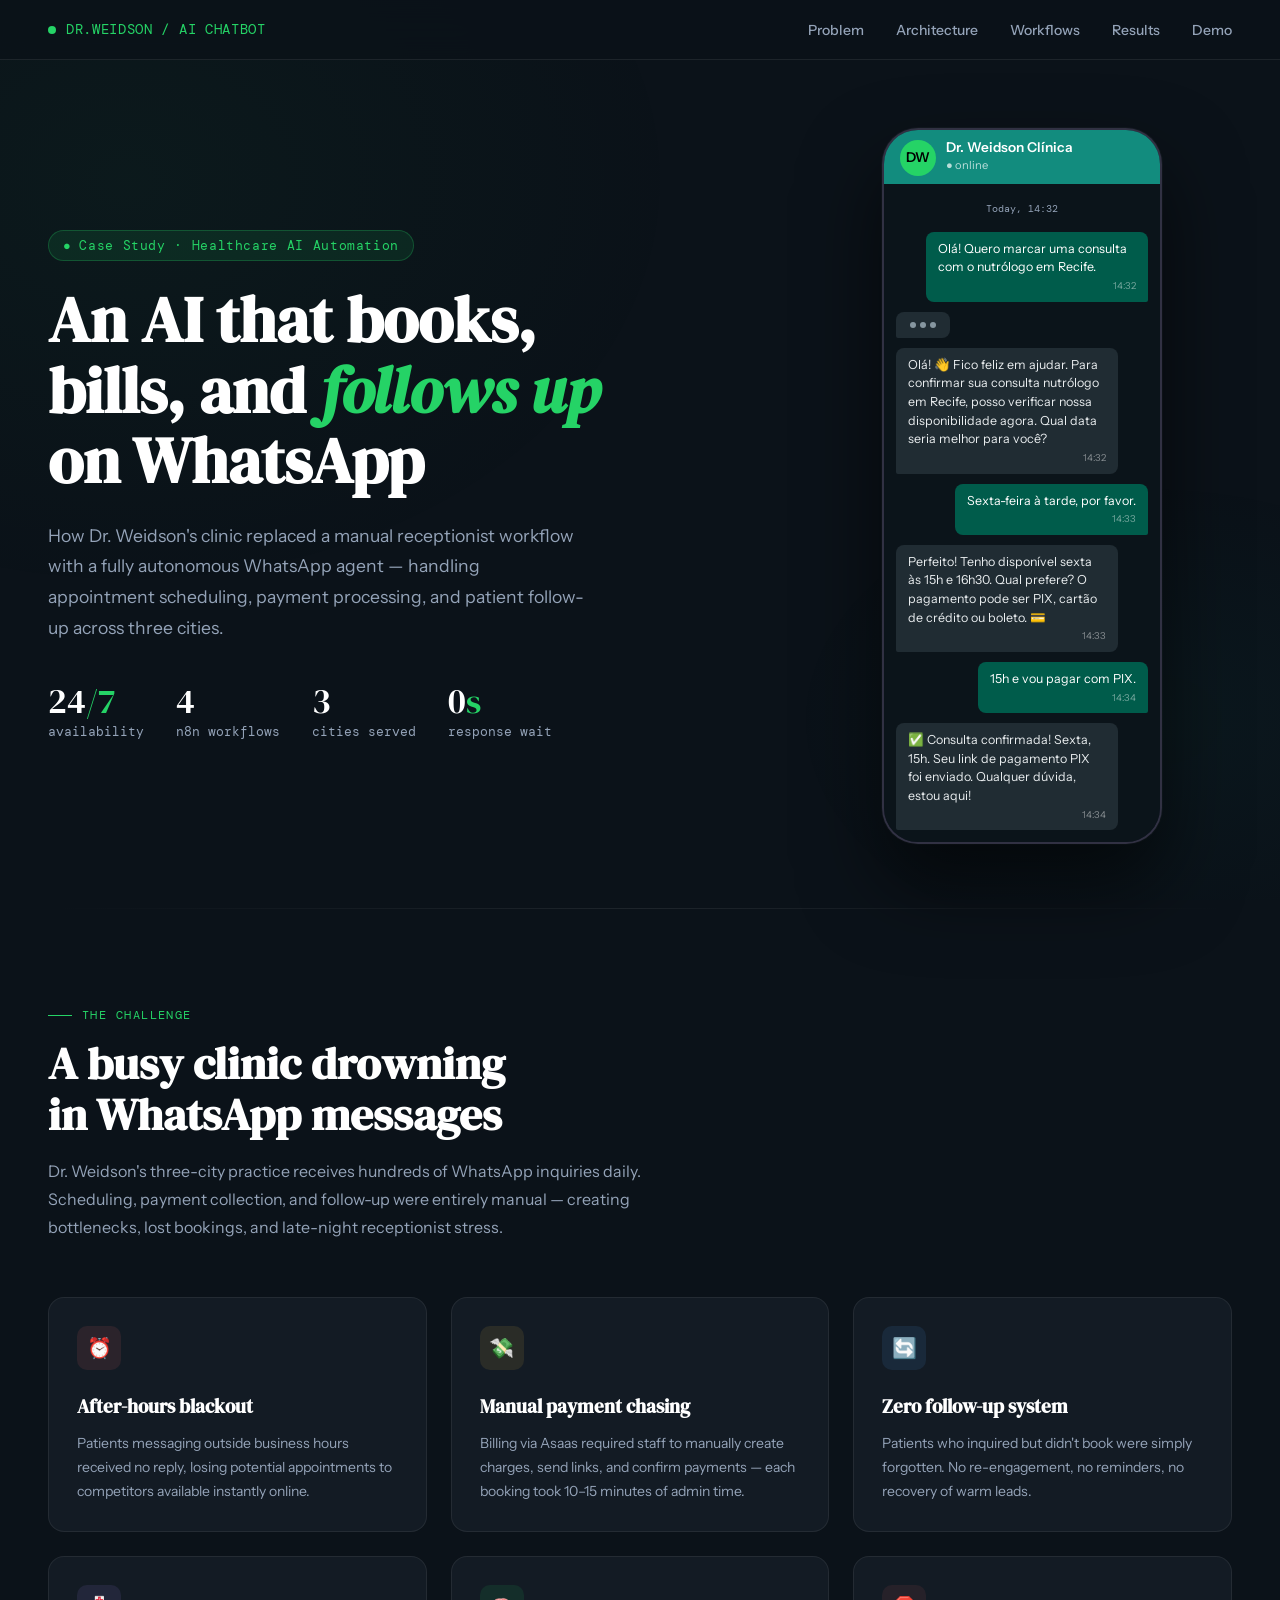
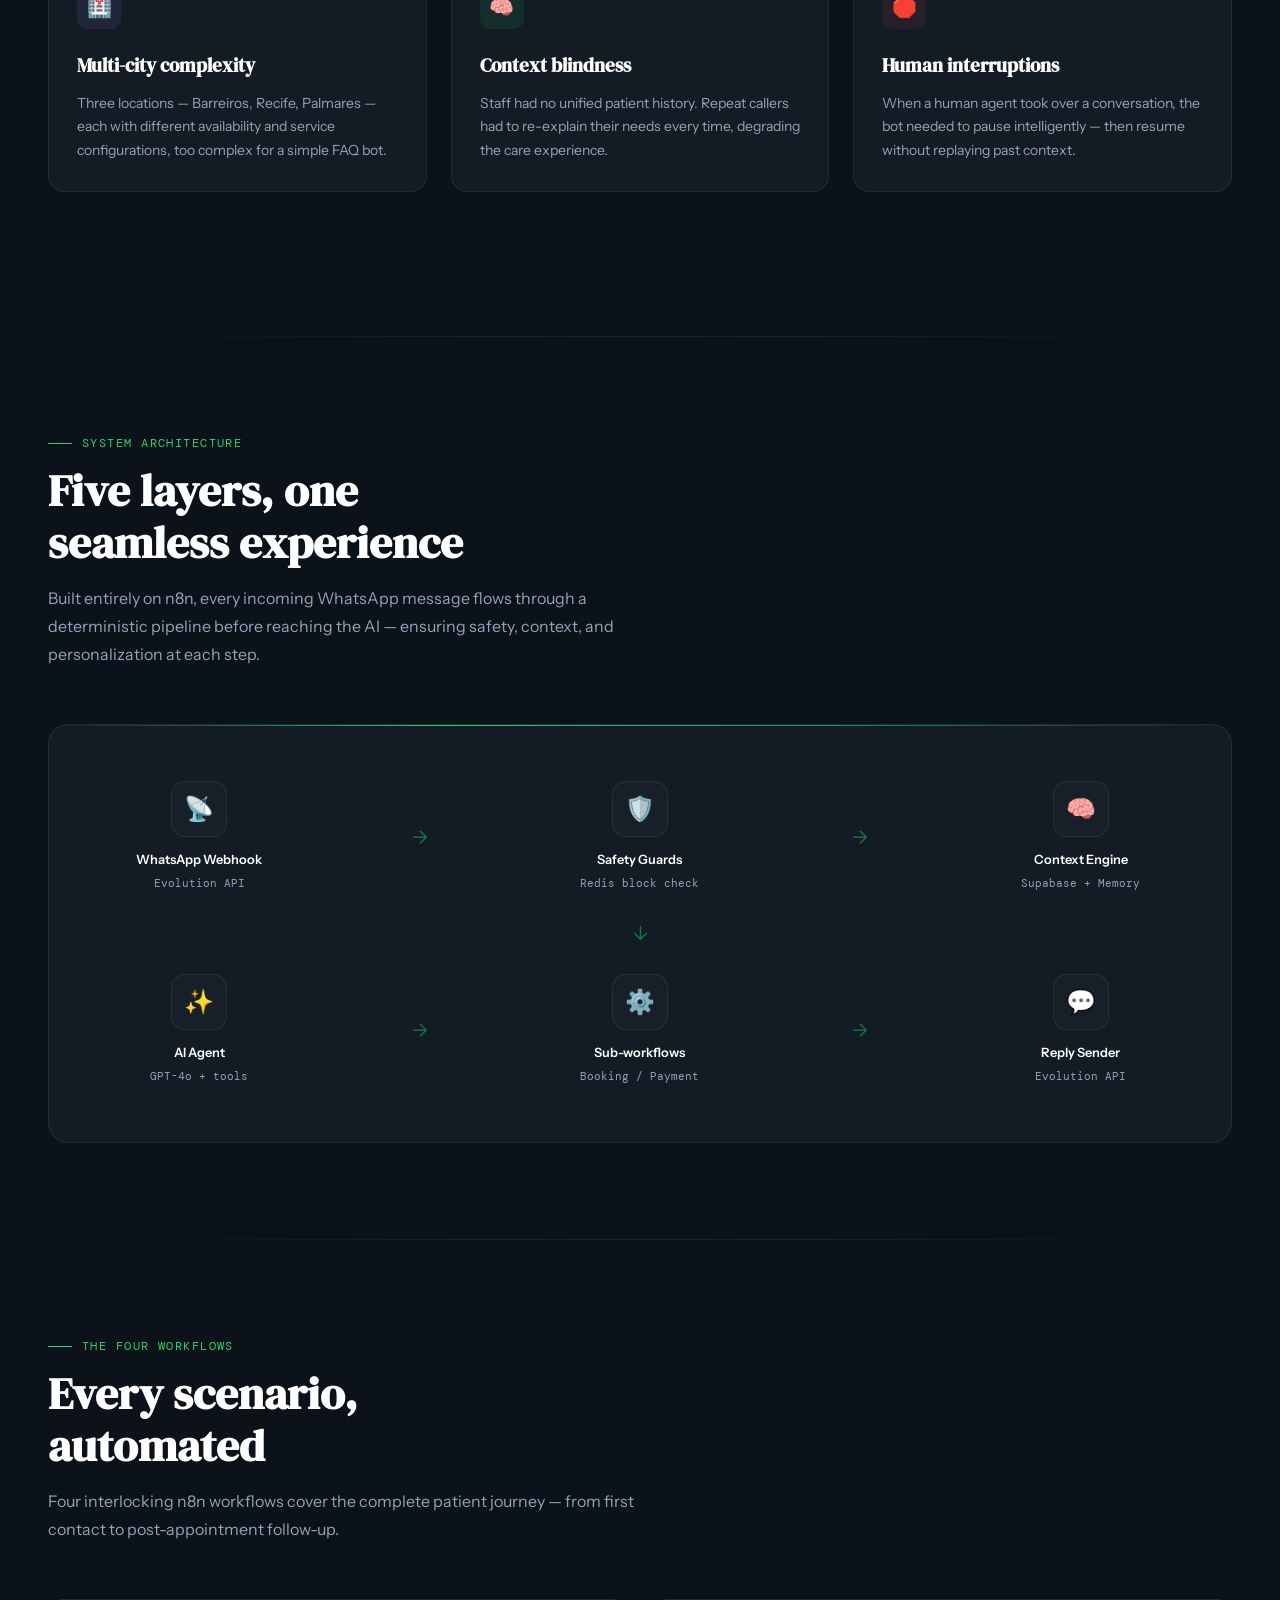
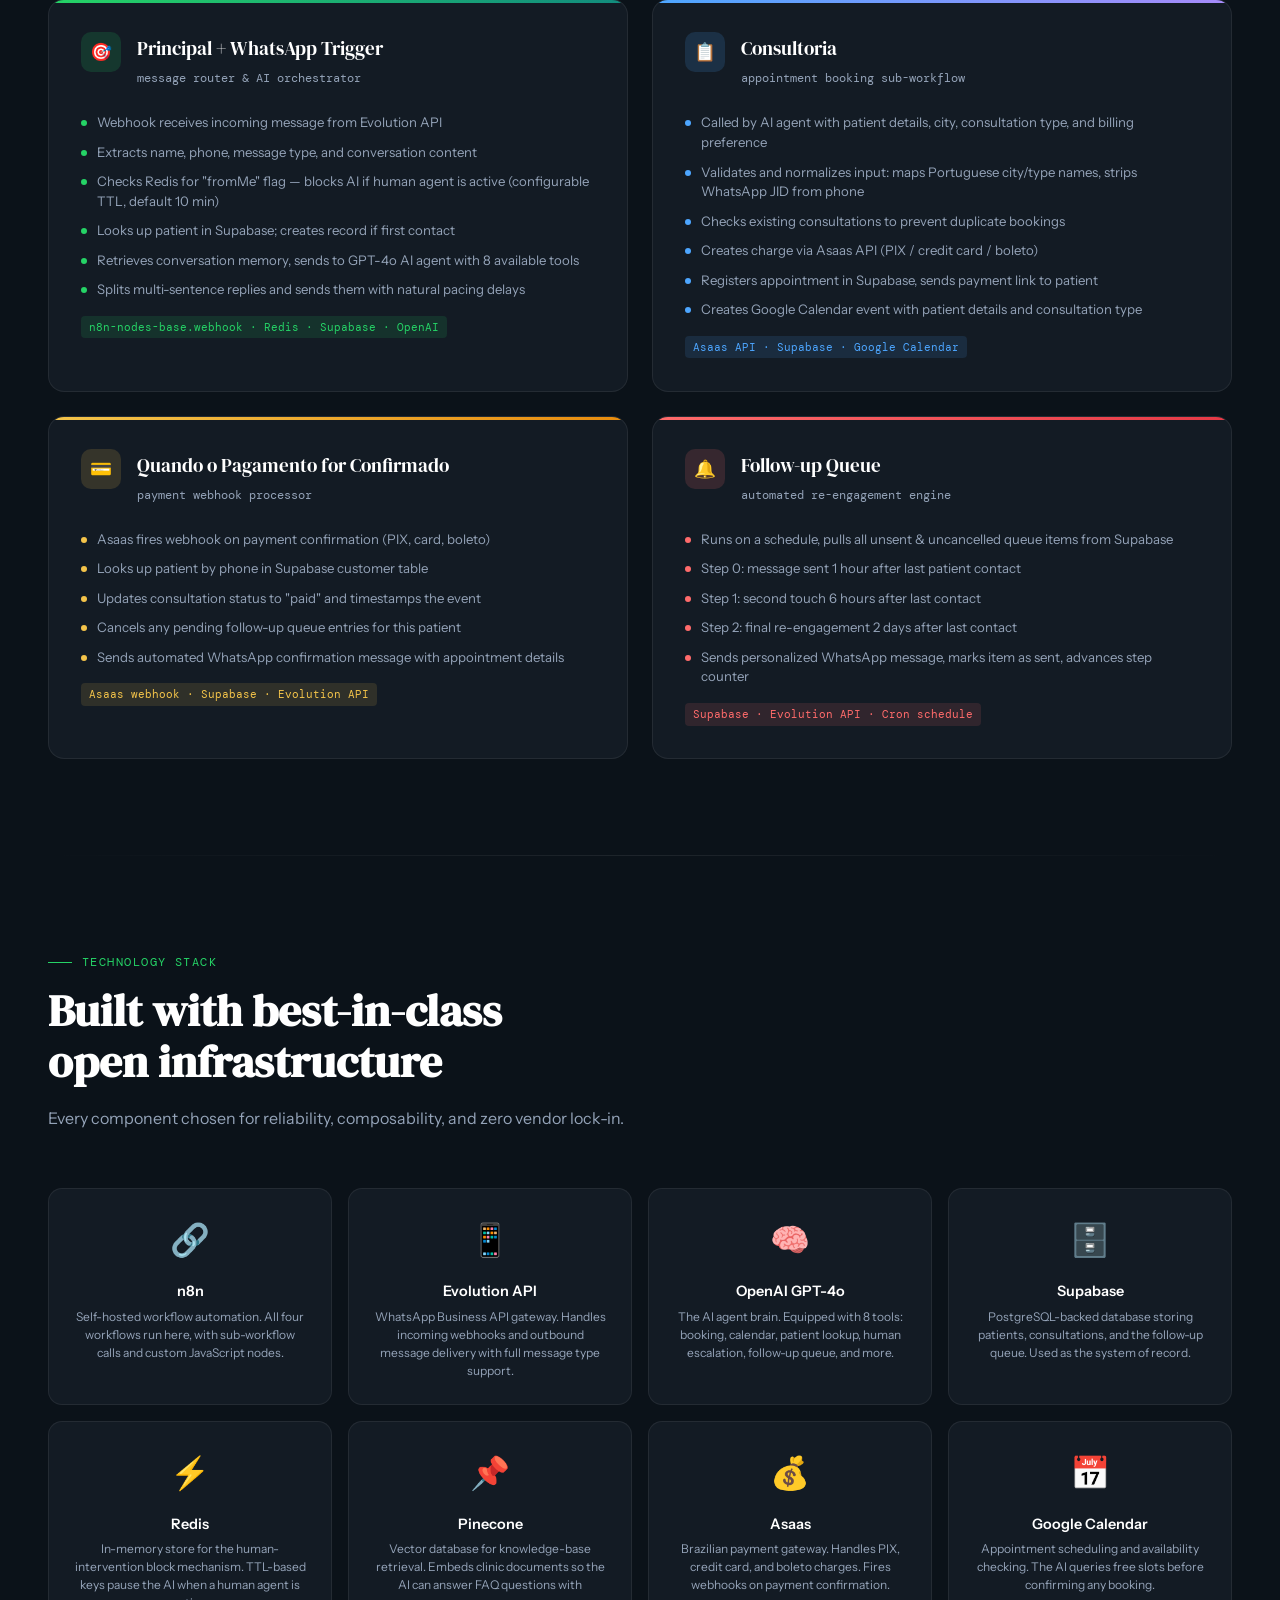
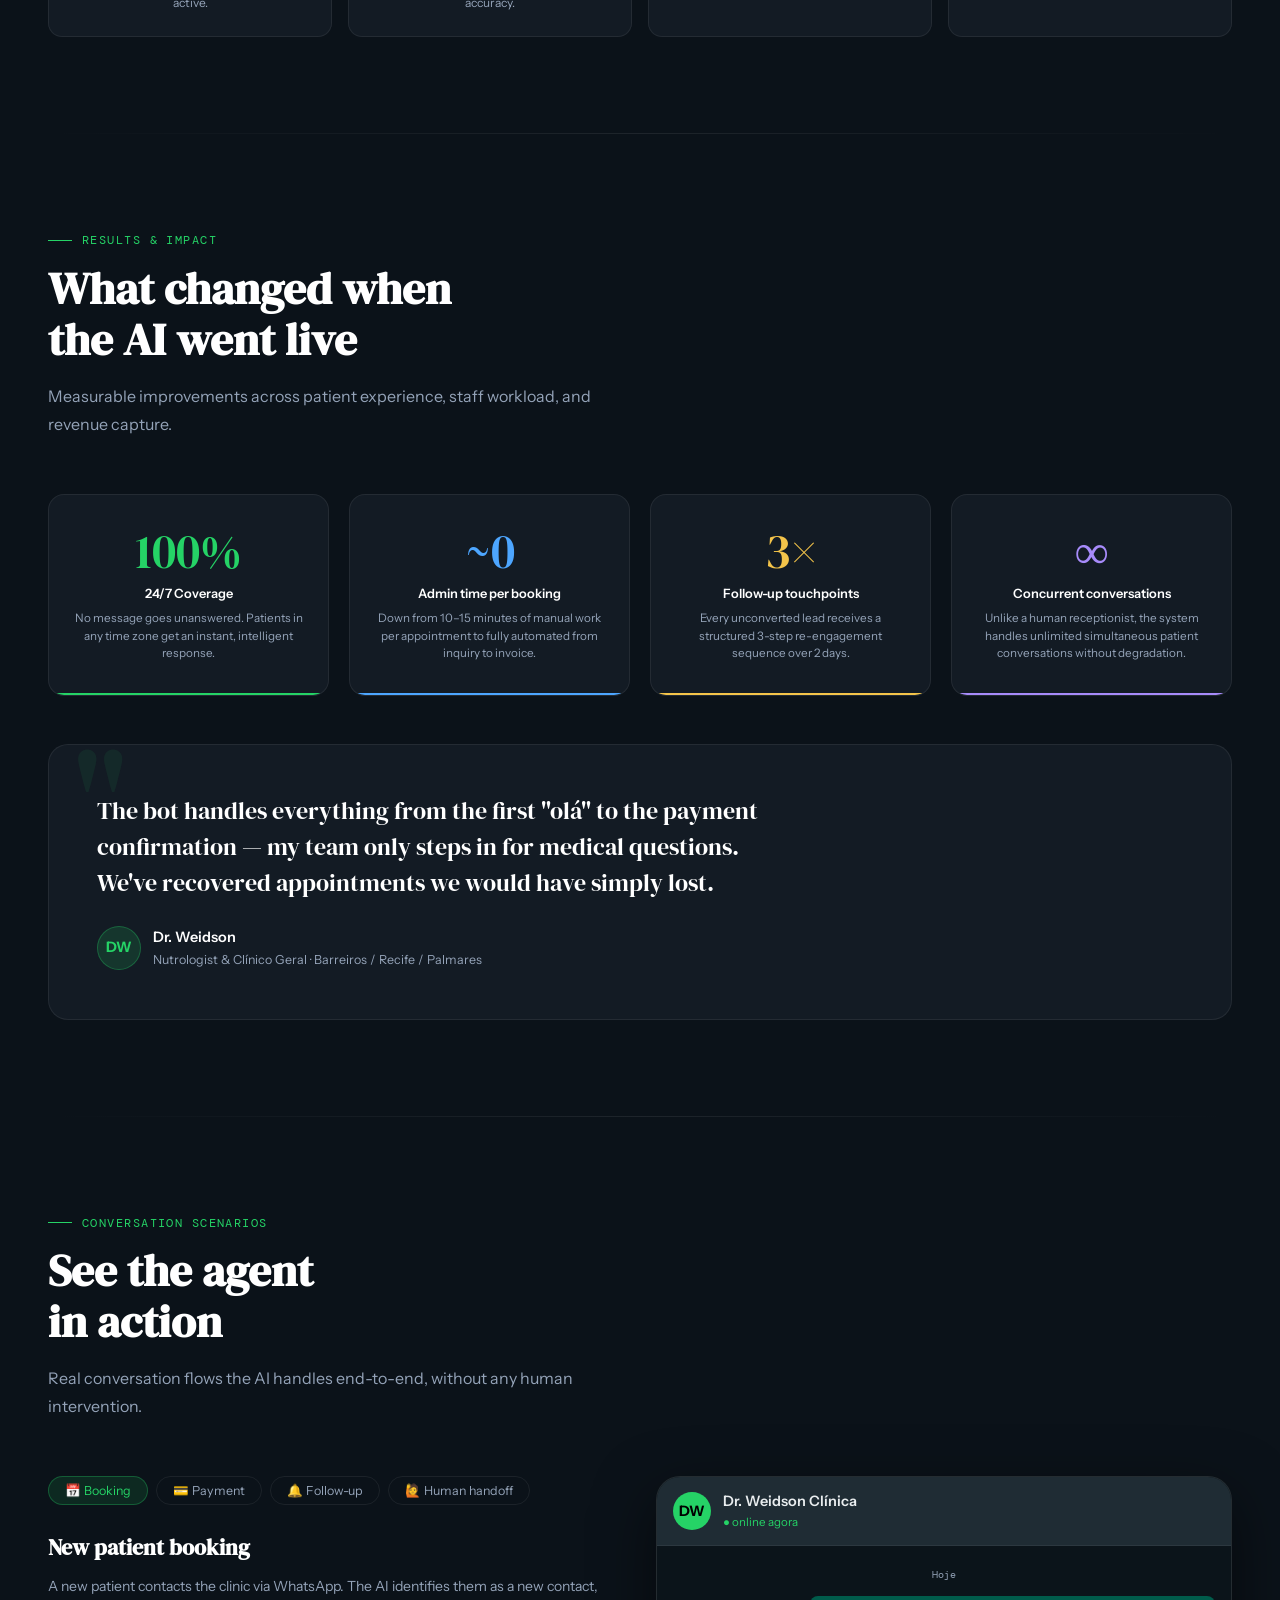
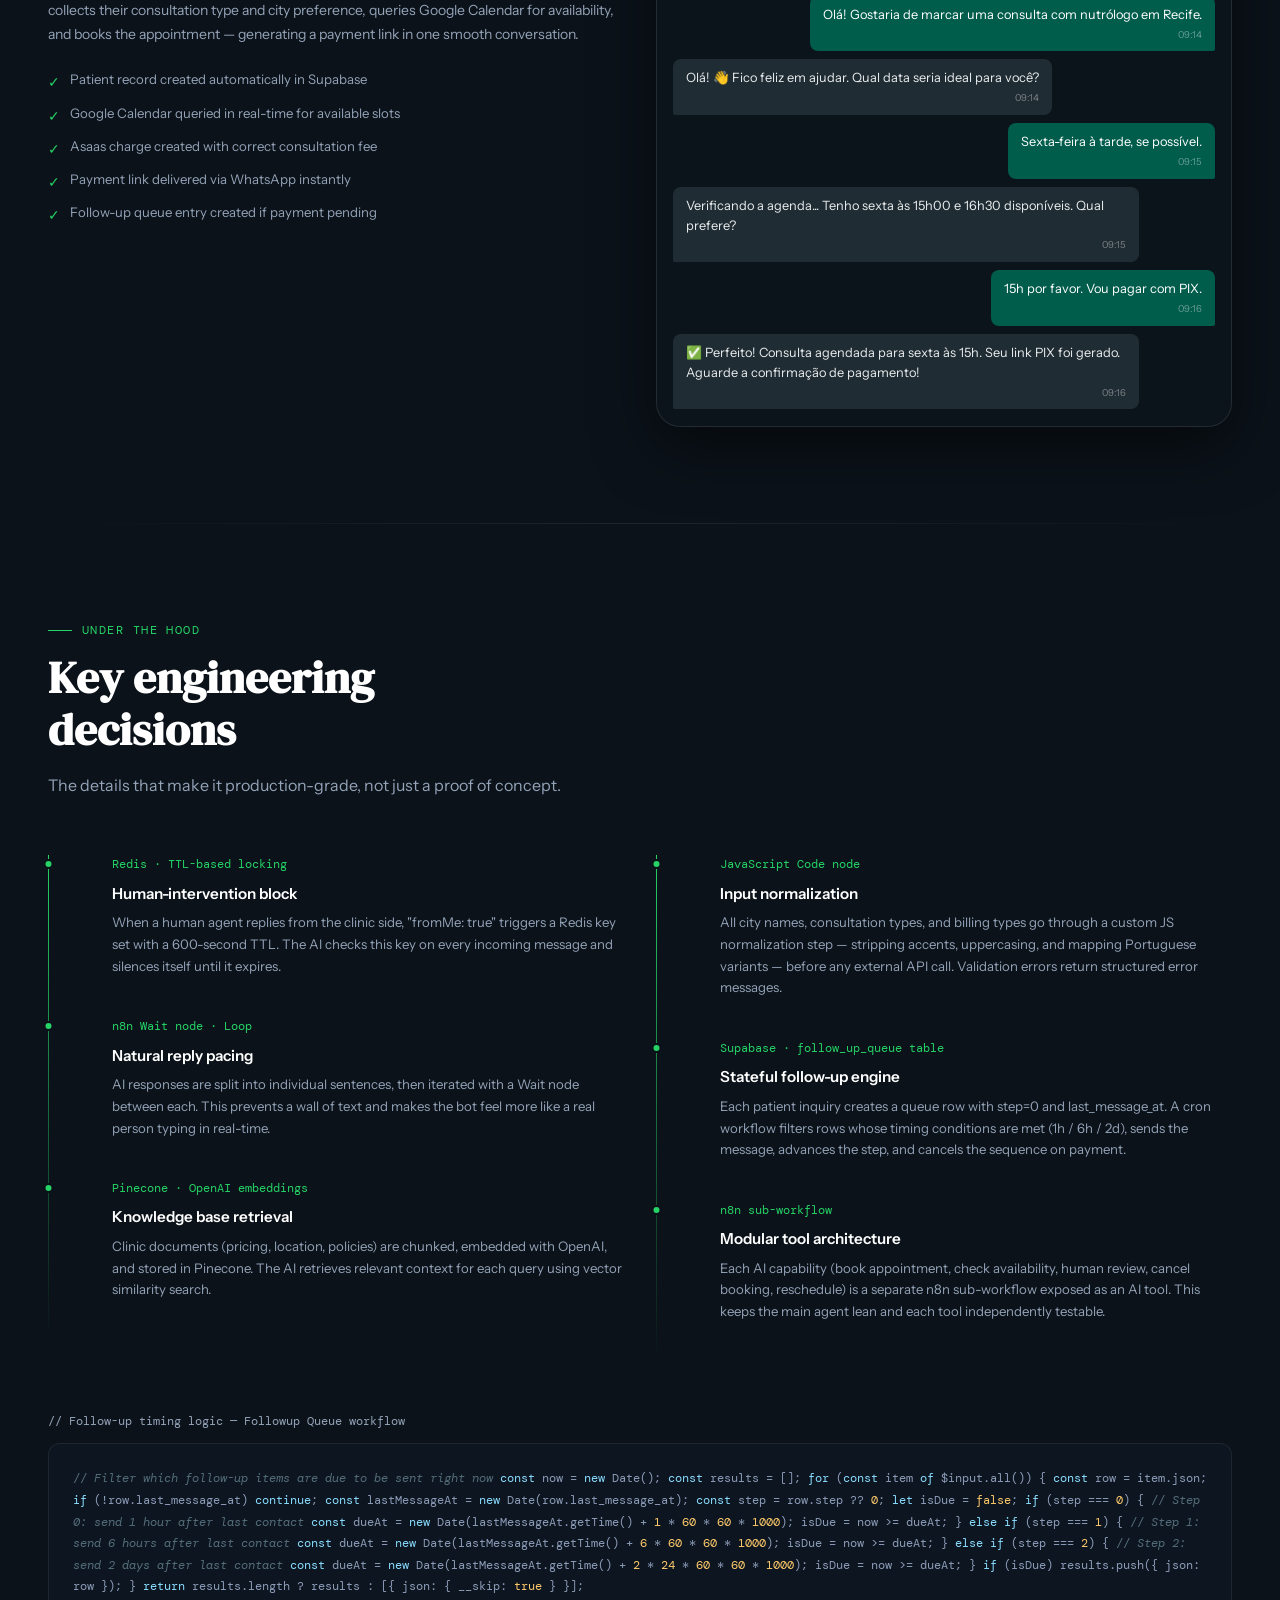
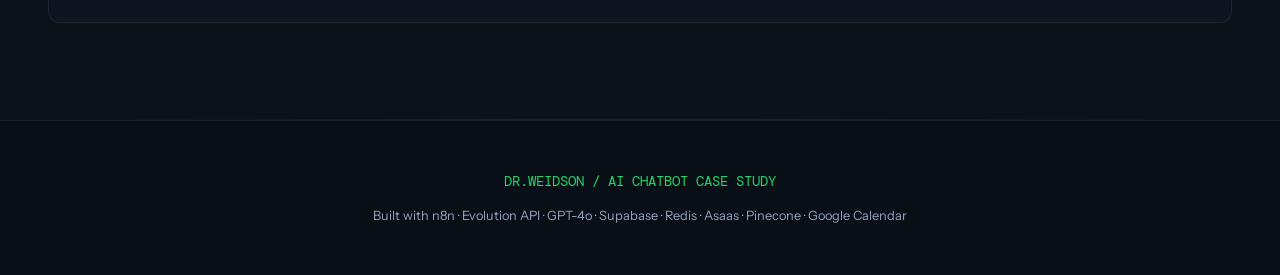
<file: whatsapp-chatbot-case-study-portugese.html>
<!DOCTYPE html>
<html lang="en">
<head>
<meta charset="UTF-8">
<meta name="viewport" content="width=device-width, initial-scale=1.0">
<title>Dr. Weidson AI — WhatsApp Chatbot Case Study</title>
<link rel="preconnect" href="https://fonts.googleapis.com">
<link href="https://fonts.googleapis.com/css2?family=DM+Serif+Display:ital@0;1&family=DM+Mono:wght@400;500&family=Instrument+Sans:wght@400;500;600&display=swap" rel="stylesheet">
<style>
  *, *::before, *::after { box-sizing: border-box; margin: 0; padding: 0; }

  :root {
    --green: #25D366;
    --green-dark: #128C7E;
    --green-pale: #DCF8C6;
    --ink: #0d1117;
    --ink2: #1e2631;
    --muted: #5c6a7a;
    --muted2: #8a97a6;
    --line: rgba(255,255,255,0.08);
    --card-bg: #131b24;
    --card-border: rgba(255,255,255,0.07);
    --accent: #25D366;
    --accent2: #128C7E;
    --gold: #f4c44a;
    --coral: #ff6b6b;
    --blue: #4da6ff;
    --purple: #a78bfa;
    --white: #ffffff;
    --text: #e2e8f0;
    --text2: #94a3b8;
  }

  html { scroll-behavior: smooth; }

  body {
    font-family: 'Instrument Sans', sans-serif;
    background: #0b1219;
    color: var(--text);
    line-height: 1.7;
    overflow-x: hidden;
  }

  /* ─── BG TEXTURE ─── */
  body::before {
    content: '';
    position: fixed;
    inset: 0;
    background:
      radial-gradient(ellipse 800px 600px at 10% 20%, rgba(37,211,102,0.04) 0%, transparent 70%),
      radial-gradient(ellipse 600px 400px at 90% 80%, rgba(18,140,126,0.05) 0%, transparent 60%);
    pointer-events: none;
    z-index: 0;
  }

  /* ─── NAV ─── */
  nav {
    position: fixed;
    top: 0; left: 0; right: 0;
    z-index: 100;
    display: flex;
    align-items: center;
    justify-content: space-between;
    padding: 1rem 3rem;
    background: rgba(11,18,25,0.85);
    backdrop-filter: blur(16px);
    border-bottom: 1px solid var(--line);
  }

  .nav-logo {
    display: flex;
    align-items: center;
    gap: 10px;
    font-family: 'DM Mono', monospace;
    font-size: 0.85rem;
    color: var(--green);
    letter-spacing: 0.05em;
    text-decoration: none;
  }

  .nav-logo .dot {
    width: 8px; height: 8px;
    border-radius: 50%;
    background: var(--green);
    animation: pulse-dot 2s ease-in-out infinite;
  }

  @keyframes pulse-dot {
    0%, 100% { opacity: 1; transform: scale(1); }
    50% { opacity: 0.5; transform: scale(0.7); }
  }

  .nav-links {
    display: flex;
    gap: 2rem;
    list-style: none;
  }

  .nav-links a {
    color: var(--text2);
    text-decoration: none;
    font-size: 0.875rem;
    font-weight: 500;
    transition: color 0.2s;
  }

  .nav-links a:hover { color: var(--green); }

  /* ─── HERO ─── */
  .hero {
    position: relative;
    min-height: 100vh;
    display: flex;
    align-items: center;
    padding: 8rem 3rem 4rem;
  }

  .hero-inner {
    max-width: 1200px;
    margin: 0 auto;
    width: 100%;
    display: grid;
    grid-template-columns: 1fr 420px;
    gap: 4rem;
    align-items: center;
  }

  .hero-tag {
    display: inline-flex;
    align-items: center;
    gap: 8px;
    background: rgba(37,211,102,0.1);
    border: 1px solid rgba(37,211,102,0.25);
    border-radius: 100px;
    padding: 4px 14px;
    font-size: 0.8rem;
    font-family: 'DM Mono', monospace;
    color: var(--green);
    letter-spacing: 0.05em;
    margin-bottom: 1.5rem;
  }

  .hero h1 {
    font-family: 'DM Serif Display', serif;
    font-size: clamp(2.8rem, 5vw, 4.5rem);
    line-height: 1.1;
    color: var(--white);
    margin-bottom: 1.5rem;
  }

  .hero h1 em {
    font-style: italic;
    color: var(--green);
  }

  .hero-desc {
    font-size: 1.1rem;
    color: var(--text2);
    max-width: 540px;
    margin-bottom: 2.5rem;
    line-height: 1.75;
  }

  .hero-stats {
    display: flex;
    gap: 2rem;
    flex-wrap: wrap;
  }

  .hero-stat {
    display: flex;
    flex-direction: column;
    gap: 2px;
  }

  .hero-stat .number {
    font-family: 'DM Serif Display', serif;
    font-size: 2.2rem;
    color: var(--white);
    line-height: 1;
  }

  .hero-stat .number span {
    color: var(--green);
  }

  .hero-stat .label {
    font-size: 0.8rem;
    color: var(--text2);
    font-family: 'DM Mono', monospace;
  }

  /* ─── PHONE MOCKUP ─── */
  .phone-wrap {
    position: relative;
    display: flex;
    justify-content: center;
  }

  .phone {
    width: 280px;
    background: #1a1a2e;
    border-radius: 36px;
    border: 2px solid rgba(255,255,255,0.1);
    overflow: hidden;
    position: relative;
    box-shadow: 0 40px 80px rgba(0,0,0,0.6), 0 0 0 1px rgba(255,255,255,0.03);
  }

  .phone-status {
    background: #128C7E;
    padding: 10px 16px 8px;
    display: flex;
    align-items: center;
    gap: 10px;
  }

  .phone-avatar {
    width: 36px; height: 36px;
    border-radius: 50%;
    background: #25D366;
    display: flex;
    align-items: center;
    justify-content: center;
    font-size: 0.85rem;
    font-weight: 600;
    color: #000;
    flex-shrink: 0;
  }

  .phone-contact { flex: 1; }

  .phone-contact .name {
    font-size: 0.85rem;
    font-weight: 600;
    color: #fff;
    line-height: 1;
  }

  .phone-contact .status {
    font-size: 0.7rem;
    color: rgba(255,255,255,0.7);
    margin-top: 2px;
  }

  .phone-body {
    background: #0b141a;
    padding: 12px;
    min-height: 400px;
    display: flex;
    flex-direction: column;
    gap: 10px;
  }

  .chat-date {
    text-align: center;
    font-size: 0.65rem;
    color: var(--text2);
    font-family: 'DM Mono', monospace;
    margin: 4px 0;
  }

  .bubble {
    max-width: 88%;
    padding: 8px 12px;
    border-radius: 8px;
    font-size: 0.78rem;
    line-height: 1.5;
    position: relative;
  }

  .bubble.user {
    background: #005c4b;
    color: #fff;
    align-self: flex-end;
    border-bottom-right-radius: 2px;
  }

  .bubble.bot {
    background: #202c33;
    color: #e9edef;
    align-self: flex-start;
    border-bottom-left-radius: 2px;
  }

  .bubble-time {
    font-size: 0.6rem;
    color: rgba(255,255,255,0.45);
    text-align: right;
    margin-top: 2px;
    display: block;
  }

  .typing {
    background: #202c33;
    padding: 10px 14px;
    border-radius: 8px;
    border-bottom-left-radius: 2px;
    align-self: flex-start;
    display: flex;
    gap: 4px;
    align-items: center;
  }

  .typing span {
    width: 6px; height: 6px;
    border-radius: 50%;
    background: #8696a0;
    animation: blink 1.2s infinite;
  }

  .typing span:nth-child(2) { animation-delay: 0.2s; }
  .typing span:nth-child(3) { animation-delay: 0.4s; }

  @keyframes blink {
    0%, 80%, 100% { transform: scale(1); opacity: 0.5; }
    40% { transform: scale(1.2); opacity: 1; }
  }

  /* ─── SECTIONS ─── */
  section {
    position: relative;
    z-index: 1;
    padding: 6rem 3rem;
  }

  .container {
    max-width: 1200px;
    margin: 0 auto;
  }

  .section-label {
    font-family: 'DM Mono', monospace;
    font-size: 0.75rem;
    color: var(--green);
    letter-spacing: 0.12em;
    text-transform: uppercase;
    margin-bottom: 0.75rem;
    display: flex;
    align-items: center;
    gap: 10px;
  }

  .section-label::before {
    content: '';
    display: block;
    width: 24px;
    height: 1px;
    background: var(--green);
  }

  h2.section-title {
    font-family: 'DM Serif Display', serif;
    font-size: clamp(2rem, 3.5vw, 3rem);
    color: var(--white);
    line-height: 1.15;
    margin-bottom: 1rem;
  }

  .section-sub {
    font-size: 1rem;
    color: var(--text2);
    max-width: 600px;
    line-height: 1.75;
    margin-bottom: 3.5rem;
  }

  /* ─── DIVIDER ─── */
  .divider {
    height: 1px;
    background: linear-gradient(90deg, transparent, var(--line), transparent);
    margin: 0 3rem;
  }

  /* ─── PROBLEM CARDS ─── */
  .problem-grid {
    display: grid;
    grid-template-columns: repeat(3, 1fr);
    gap: 1.5rem;
    margin-bottom: 3rem;
  }

  .problem-card {
    background: var(--card-bg);
    border: 1px solid var(--card-border);
    border-radius: 16px;
    padding: 1.75rem;
    transition: border-color 0.3s, transform 0.3s;
  }

  .problem-card:hover {
    border-color: rgba(37,211,102,0.2);
    transform: translateY(-2px);
  }

  .problem-icon {
    width: 44px; height: 44px;
    border-radius: 10px;
    display: flex;
    align-items: center;
    justify-content: center;
    font-size: 1.25rem;
    margin-bottom: 1.25rem;
  }

  .problem-card h3 {
    font-family: 'DM Serif Display', serif;
    font-size: 1.2rem;
    color: var(--white);
    margin-bottom: 0.6rem;
  }

  .problem-card p {
    font-size: 0.875rem;
    color: var(--text2);
    line-height: 1.7;
  }

  /* ─── ARCHITECTURE ─── */
  .arch-section { background: transparent; }

  .arch-flow {
    background: var(--card-bg);
    border: 1px solid var(--card-border);
    border-radius: 20px;
    padding: 2.5rem;
    position: relative;
    overflow: hidden;
  }

  .arch-flow::before {
    content: '';
    position: absolute;
    top: -1px; left: 0; right: 0;
    height: 2px;
    background: linear-gradient(90deg, transparent, var(--green), var(--green-dark), transparent);
  }

  .flow-grid {
    display: grid;
    grid-template-columns: repeat(5, 1fr);
    gap: 0;
    align-items: center;
  }

  .flow-node {
    display: flex;
    flex-direction: column;
    align-items: center;
    text-align: center;
    padding: 1rem 0.5rem;
    cursor: pointer;
    transition: transform 0.2s;
  }

  .flow-node:hover { transform: translateY(-3px); }

  .flow-node .icon-wrap {
    width: 56px; height: 56px;
    border-radius: 14px;
    border: 1px solid var(--card-border);
    display: flex;
    align-items: center;
    justify-content: center;
    font-size: 1.5rem;
    margin-bottom: 0.75rem;
    transition: border-color 0.3s, background 0.3s;
    background: rgba(255,255,255,0.02);
  }

  .flow-node:hover .icon-wrap {
    border-color: rgba(37,211,102,0.35);
    background: rgba(37,211,102,0.05);
  }

  .flow-node .node-title {
    font-size: 0.8rem;
    font-weight: 600;
    color: var(--white);
    margin-bottom: 0.2rem;
  }

  .flow-node .node-sub {
    font-size: 0.7rem;
    color: var(--text2);
    font-family: 'DM Mono', monospace;
  }

  .flow-arrow {
    display: flex;
    align-items: center;
    justify-content: center;
    color: var(--green);
    font-size: 1.2rem;
    opacity: 0.5;
  }

  /* ─── WORKFLOWS ─── */
  .workflows-grid {
    display: grid;
    grid-template-columns: repeat(2, 1fr);
    gap: 1.5rem;
  }

  .workflow-card {
    background: var(--card-bg);
    border: 1px solid var(--card-border);
    border-radius: 16px;
    padding: 2rem;
    transition: border-color 0.3s;
    position: relative;
    overflow: hidden;
  }

  .workflow-card::after {
    content: '';
    position: absolute;
    top: 0; left: 0; right: 0;
    height: 3px;
  }

  .workflow-card.main::after { background: linear-gradient(90deg, var(--green), var(--green-dark)); }
  .workflow-card.consult::after { background: linear-gradient(90deg, var(--blue), var(--purple)); }
  .workflow-card.payment::after { background: linear-gradient(90deg, var(--gold), #e88c0e); }
  .workflow-card.followup::after { background: linear-gradient(90deg, var(--coral), #e63946); }

  .workflow-card:hover { border-color: rgba(255,255,255,0.15); }

  .wf-header {
    display: flex;
    align-items: flex-start;
    gap: 1rem;
    margin-bottom: 1.5rem;
  }

  .wf-badge {
    width: 40px; height: 40px;
    border-radius: 10px;
    display: flex;
    align-items: center;
    justify-content: center;
    font-size: 1.1rem;
    flex-shrink: 0;
  }

  .wf-badge.main { background: rgba(37,211,102,0.15); }
  .wf-badge.consult { background: rgba(77,166,255,0.15); }
  .wf-badge.payment { background: rgba(244,196,74,0.15); }
  .wf-badge.followup { background: rgba(255,107,107,0.15); }

  .wf-title { font-family: 'DM Serif Display', serif; font-size: 1.2rem; color: var(--white); margin-bottom: 0.2rem; }
  .wf-subtitle { font-size: 0.78rem; color: var(--text2); font-family: 'DM Mono', monospace; }

  .wf-steps {
    display: flex;
    flex-direction: column;
    gap: 0.6rem;
  }

  .wf-step {
    display: flex;
    align-items: flex-start;
    gap: 10px;
    font-size: 0.825rem;
    color: var(--text2);
    line-height: 1.5;
  }

  .step-dot {
    width: 6px; height: 6px;
    border-radius: 50%;
    margin-top: 7px;
    flex-shrink: 0;
    background: var(--muted2);
  }

  .step-dot.green { background: var(--green); }
  .step-dot.blue { background: var(--blue); }
  .step-dot.gold { background: var(--gold); }
  .step-dot.coral { background: var(--coral); }

  .wf-tag {
    display: inline-block;
    padding: 2px 8px;
    border-radius: 4px;
    font-size: 0.68rem;
    font-family: 'DM Mono', monospace;
    margin-top: 1rem;
  }

  .wf-tag.green { background: rgba(37,211,102,0.12); color: var(--green); }
  .wf-tag.blue { background: rgba(77,166,255,0.12); color: var(--blue); }
  .wf-tag.gold { background: rgba(244,196,74,0.12); color: var(--gold); }
  .wf-tag.coral { background: rgba(255,107,107,0.12); color: var(--coral); }

  /* ─── TECH STACK ─── */
  .tech-grid {
    display: grid;
    grid-template-columns: repeat(4, 1fr);
    gap: 1rem;
  }

  .tech-card {
    background: var(--card-bg);
    border: 1px solid var(--card-border);
    border-radius: 14px;
    padding: 1.5rem;
    text-align: center;
    transition: all 0.3s;
    cursor: default;
  }

  .tech-card:hover {
    border-color: rgba(37,211,102,0.2);
    transform: translateY(-2px);
  }

  .tech-logo {
    font-size: 2rem;
    margin-bottom: 0.75rem;
    display: block;
  }

  .tech-name {
    font-weight: 600;
    font-size: 0.9rem;
    color: var(--white);
    margin-bottom: 0.25rem;
  }

  .tech-desc {
    font-size: 0.75rem;
    color: var(--text2);
    line-height: 1.5;
  }

  /* ─── RESULTS ─── */
  .results-grid {
    display: grid;
    grid-template-columns: repeat(4, 1fr);
    gap: 1.25rem;
    margin-bottom: 3rem;
  }

  .result-card {
    background: var(--card-bg);
    border: 1px solid var(--card-border);
    border-radius: 16px;
    padding: 2rem 1.5rem;
    text-align: center;
    transition: all 0.3s;
    position: relative;
    overflow: hidden;
  }

  .result-card::before {
    content: '';
    position: absolute;
    bottom: 0; left: 0; right: 0;
    height: 2px;
  }

  .result-card:nth-child(1)::before { background: var(--green); }
  .result-card:nth-child(2)::before { background: var(--blue); }
  .result-card:nth-child(3)::before { background: var(--gold); }
  .result-card:nth-child(4)::before { background: var(--purple); }

  .result-card:hover {
    border-color: rgba(255,255,255,0.12);
    transform: translateY(-3px);
  }

  .result-number {
    font-family: 'DM Serif Display', serif;
    font-size: 3rem;
    line-height: 1;
    margin-bottom: 0.5rem;
    display: block;
  }

  .result-card:nth-child(1) .result-number { color: var(--green); }
  .result-card:nth-child(2) .result-number { color: var(--blue); }
  .result-card:nth-child(3) .result-number { color: var(--gold); }
  .result-card:nth-child(4) .result-number { color: var(--purple); }

  .result-label {
    font-size: 0.8rem;
    font-weight: 600;
    color: var(--white);
    margin-bottom: 0.35rem;
  }

  .result-desc {
    font-size: 0.73rem;
    color: var(--text2);
    line-height: 1.5;
  }

  /* ─── CONVERSATION DEMO ─── */
  .demo-section {
    background: transparent;
  }

  .demo-grid {
    display: grid;
    grid-template-columns: 1fr 1fr;
    gap: 2rem;
    align-items: start;
  }

  .demo-phone-wrap {
    position: sticky;
    top: 100px;
  }

  .demo-phone {
    background: #0b141a;
    border-radius: 24px;
    border: 1px solid rgba(255,255,255,0.1);
    overflow: hidden;
    box-shadow: 0 20px 60px rgba(0,0,0,0.5);
  }

  .demo-phone-header {
    background: #1f2c34;
    padding: 12px 16px;
    display: flex;
    align-items: center;
    gap: 12px;
    border-bottom: 1px solid rgba(255,255,255,0.06);
  }

  .demo-avatar {
    width: 38px; height: 38px;
    border-radius: 50%;
    background: var(--green);
    display: flex;
    align-items: center;
    justify-content: center;
    font-weight: 700;
    font-size: 0.9rem;
    color: #000;
    flex-shrink: 0;
  }

  .demo-name { font-size: 0.9rem; font-weight: 600; color: #e9edef; }
  .demo-status { font-size: 0.72rem; color: var(--green); }

  .demo-messages {
    padding: 16px;
    min-height: 480px;
    display: flex;
    flex-direction: column;
    gap: 8px;
    overflow: hidden;
  }

  .dm-date {
    text-align: center;
    font-size: 0.65rem;
    color: var(--text2);
    font-family: 'DM Mono', monospace;
    margin: 4px 0;
  }

  .dm { max-width: 86%; padding: 9px 13px; border-radius: 8px; font-size: 0.8rem; line-height: 1.55; }
  .dm.u { background: #005c4b; color: #fff; align-self: flex-end; border-bottom-right-radius: 2px; }
  .dm.b { background: #202c33; color: #e9edef; align-self: flex-start; border-bottom-left-radius: 2px; }
  .dm-time { font-size: 0.6rem; color: rgba(255,255,255,0.4); text-align: right; margin-top: 3px; display: block; }

  .scenario-tabs {
    display: flex;
    gap: 0.5rem;
    margin-bottom: 1.5rem;
    flex-wrap: wrap;
  }

  .tab-btn {
    padding: 6px 16px;
    border-radius: 100px;
    border: 1px solid var(--card-border);
    background: transparent;
    color: var(--text2);
    font-size: 0.78rem;
    font-family: 'Instrument Sans', sans-serif;
    cursor: pointer;
    transition: all 0.2s;
  }

  .tab-btn.active, .tab-btn:hover {
    background: rgba(37,211,102,0.12);
    border-color: rgba(37,211,102,0.3);
    color: var(--green);
  }

  .scenario-panel { display: none; }
  .scenario-panel.active { display: block; }

  .scenario-title {
    font-family: 'DM Serif Display', serif;
    font-size: 1.4rem;
    color: var(--white);
    margin-bottom: 0.5rem;
  }

  .scenario-desc {
    font-size: 0.875rem;
    color: var(--text2);
    line-height: 1.7;
    margin-bottom: 1.5rem;
  }

  .feature-list {
    display: flex;
    flex-direction: column;
    gap: 0.6rem;
  }

  .feature-item {
    display: flex;
    align-items: flex-start;
    gap: 10px;
    font-size: 0.825rem;
    color: var(--text2);
    line-height: 1.5;
  }

  .feature-item .check {
    color: var(--green);
    font-size: 0.9rem;
    margin-top: 2px;
    flex-shrink: 0;
  }

  /* ─── TIMELINE ─── */
  .timeline {
    position: relative;
    padding-left: 2rem;
  }

  .timeline::before {
    content: '';
    position: absolute;
    left: 0; top: 0; bottom: 0;
    width: 1px;
    background: linear-gradient(to bottom, var(--green), transparent);
  }

  .tl-item {
    position: relative;
    padding-bottom: 2.5rem;
    padding-left: 2rem;
  }

  .tl-dot {
    position: absolute;
    left: -2rem;
    top: 4px;
    width: 10px; height: 10px;
    border-radius: 50%;
    background: var(--green);
    border: 2px solid #0b1219;
    transform: translateX(-4.5px);
  }

  .tl-meta {
    font-family: 'DM Mono', monospace;
    font-size: 0.72rem;
    color: var(--green);
    margin-bottom: 0.35rem;
  }

  .tl-title {
    font-weight: 600;
    color: var(--white);
    font-size: 0.95rem;
    margin-bottom: 0.35rem;
  }

  .tl-body {
    font-size: 0.825rem;
    color: var(--text2);
    line-height: 1.65;
  }

  /* ─── QUOTE ─── */
  .quote-block {
    background: var(--card-bg);
    border: 1px solid var(--card-border);
    border-radius: 20px;
    padding: 3rem;
    position: relative;
    overflow: hidden;
  }

  .quote-block::before {
    content: '"';
    position: absolute;
    top: -10px; left: 24px;
    font-family: 'DM Serif Display', serif;
    font-size: 8rem;
    color: rgba(37,211,102,0.08);
    line-height: 1;
  }

  .quote-text {
    font-family: 'DM Serif Display', serif;
    font-size: 1.5rem;
    color: var(--white);
    line-height: 1.5;
    margin-bottom: 1.5rem;
    max-width: 700px;
  }

  .quote-author {
    display: flex;
    align-items: center;
    gap: 12px;
  }

  .quote-avatar {
    width: 44px; height: 44px;
    border-radius: 50%;
    background: rgba(37,211,102,0.15);
    border: 1px solid rgba(37,211,102,0.3);
    display: flex;
    align-items: center;
    justify-content: center;
    font-weight: 700;
    font-size: 0.9rem;
    color: var(--green);
  }

  .quote-name { font-weight: 600; font-size: 0.9rem; color: var(--white); }
  .quote-role { font-size: 0.78rem; color: var(--text2); }

  /* ─── FOOTER ─── */
  footer {
    background: #090f16;
    border-top: 1px solid var(--line);
    padding: 3rem;
    text-align: center;
  }

  .footer-logo {
    font-family: 'DM Mono', monospace;
    font-size: 0.9rem;
    color: var(--green);
    margin-bottom: 0.75rem;
  }

  .footer-text {
    font-size: 0.8rem;
    color: var(--text2);
  }

  /* ─── CODE BLOCK ─── */
  .code-block {
    background: #0d1520;
    border: 1px solid var(--card-border);
    border-radius: 12px;
    padding: 1.5rem;
    font-family: 'DM Mono', monospace;
    font-size: 0.75rem;
    color: #8d9db8;
    line-height: 1.8;
    overflow-x: auto;
  }

  .code-block .kw { color: #89ddff; }
  .code-block .str { color: #c3e88d; }
  .code-block .key { color: #f07178; }
  .code-block .val { color: #ffcb6b; }
  .code-block .cm { color: #546e7a; font-style: italic; }

  /* ─── ANIMATIONS ─── */
  .fade-in {
    opacity: 0;
    transform: translateY(24px);
    transition: opacity 0.6s ease, transform 0.6s ease;
  }

  .fade-in.visible {
    opacity: 1;
    transform: translateY(0);
  }

  /* ─── RESPONSIVE ─── */
  @media (max-width: 900px) {
    nav { padding: 1rem 1.5rem; }
    .hero { padding: 7rem 1.5rem 3rem; }
    .hero-inner { grid-template-columns: 1fr; }
    .phone-wrap { display: none; }
    section { padding: 4rem 1.5rem; }
    .problem-grid { grid-template-columns: 1fr; }
    .flow-grid { grid-template-columns: 1fr; }
    .flow-arrow { transform: rotate(90deg); }
    .workflows-grid { grid-template-columns: 1fr; }
    .tech-grid { grid-template-columns: repeat(2, 1fr); }
    .results-grid { grid-template-columns: repeat(2, 1fr); }
    .demo-grid { grid-template-columns: 1fr; }
    .demo-phone-wrap { position: static; }
    .divider { margin: 0 1.5rem; }
  }
</style>
</head>
<body>

<!-- NAV -->
<nav>
  <a class="nav-logo" href="#">
    <span class="dot"></span>
    DR.WEIDSON / AI CHATBOT
  </a>
  <ul class="nav-links">
    <li><a href="#problem">Problem</a></li>
    <li><a href="#architecture">Architecture</a></li>
    <li><a href="#workflows">Workflows</a></li>
    <li><a href="#results">Results</a></li>
    <li><a href="#demo">Demo</a></li>
  </ul>
</nav>

<!-- HERO -->
<section class="hero">
  <div class="hero-inner">
    <div>
      <div class="hero-tag">
        <span>●</span> Case Study · Healthcare AI Automation
      </div>
      <h1>
        An AI that books,<br>
        bills, and <em>follows up</em><br>
        on WhatsApp
      </h1>
      <p class="hero-desc">
        How Dr. Weidson's clinic replaced a manual receptionist workflow with a fully autonomous WhatsApp agent — handling appointment scheduling, payment processing, and patient follow-up across three cities.
      </p>
      <div class="hero-stats">
        <div class="hero-stat">
          <span class="number">24<span>/7</span></span>
          <span class="label">availability</span>
        </div>
        <div class="hero-stat">
          <span class="number">4</span>
          <span class="label">n8n workflows</span>
        </div>
        <div class="hero-stat">
          <span class="number">3</span>
          <span class="label">cities served</span>
        </div>
        <div class="hero-stat">
          <span class="number">0<span>s</span></span>
          <span class="label">response wait</span>
        </div>
      </div>
    </div>

    <!-- Phone mockup -->
    <div class="phone-wrap">
      <div class="phone">
        <div class="phone-status">
          <div class="phone-avatar">DW</div>
          <div class="phone-contact">
            <div class="name">Dr. Weidson Clínica</div>
            <div class="status">● online</div>
          </div>
        </div>
        <div class="phone-body">
          <div class="chat-date">Today, 14:32</div>
          <div class="bubble user">
            Olá! Quero marcar uma consulta com o nutrólogo em Recife.
            <span class="bubble-time">14:32</span>
          </div>
          <div class="typing">
            <span></span><span></span><span></span>
          </div>
          <div class="bubble bot">
            Olá! 👋 Fico feliz em ajudar. Para confirmar sua consulta nutrólogo em Recife, posso verificar nossa disponibilidade agora. Qual data seria melhor para você?
            <span class="bubble-time">14:32</span>
          </div>
          <div class="bubble user">
            Sexta-feira à tarde, por favor.
            <span class="bubble-time">14:33</span>
          </div>
          <div class="bubble bot">
            Perfeito! Tenho disponível sexta às 15h e 16h30. Qual prefere? O pagamento pode ser PIX, cartão de crédito ou boleto. 💳
            <span class="bubble-time">14:33</span>
          </div>
          <div class="bubble user">
            15h e vou pagar com PIX.
            <span class="bubble-time">14:34</span>
          </div>
          <div class="bubble bot">
            ✅ Consulta confirmada! Sexta, 15h. Seu link de pagamento PIX foi enviado. Qualquer dúvida, estou aqui!
            <span class="bubble-time">14:34</span>
          </div>
        </div>
      </div>
    </div>
  </div>
</section>

<div class="divider"></div>

<!-- PROBLEM -->
<section id="problem">
  <div class="container">
    <p class="section-label">The Challenge</p>
    <h2 class="section-title">A busy clinic drowning<br>in WhatsApp messages</h2>
    <p class="section-sub">
      Dr. Weidson's three-city practice receives hundreds of WhatsApp inquiries daily. Scheduling, payment collection, and follow-up were entirely manual — creating bottlenecks, lost bookings, and late-night receptionist stress.
    </p>

    <div class="problem-grid fade-in">
      <div class="problem-card">
        <div class="problem-icon" style="background: rgba(255,107,107,0.1);">⏰</div>
        <h3>After-hours blackout</h3>
        <p>Patients messaging outside business hours received no reply, losing potential appointments to competitors available instantly online.</p>
      </div>
      <div class="problem-card">
        <div class="problem-icon" style="background: rgba(244,196,74,0.1);">💸</div>
        <h3>Manual payment chasing</h3>
        <p>Billing via Asaas required staff to manually create charges, send links, and confirm payments — each booking took 10–15 minutes of admin time.</p>
      </div>
      <div class="problem-card">
        <div class="problem-icon" style="background: rgba(77,166,255,0.1);">🔄</div>
        <h3>Zero follow-up system</h3>
        <p>Patients who inquired but didn't book were simply forgotten. No re-engagement, no reminders, no recovery of warm leads.</p>
      </div>
      <div class="problem-card">
        <div class="problem-icon" style="background: rgba(167,139,250,0.1);">🏥</div>
        <h3>Multi-city complexity</h3>
        <p>Three locations — Barreiros, Recife, Palmares — each with different availability and service configurations, too complex for a simple FAQ bot.</p>
      </div>
      <div class="problem-card">
        <div class="problem-icon" style="background: rgba(37,211,102,0.1);">🧠</div>
        <h3>Context blindness</h3>
        <p>Staff had no unified patient history. Repeat callers had to re-explain their needs every time, degrading the care experience.</p>
      </div>
      <div class="problem-card">
        <div class="problem-icon" style="background: rgba(255,107,107,0.08);">🛑</div>
        <h3>Human interruptions</h3>
        <p>When a human agent took over a conversation, the bot needed to pause intelligently — then resume without replaying past context.</p>
      </div>
    </div>
  </div>
</section>

<div class="divider"></div>

<!-- ARCHITECTURE -->
<section id="architecture">
  <div class="container">
    <p class="section-label">System Architecture</p>
    <h2 class="section-title">Five layers, one<br>seamless experience</h2>
    <p class="section-sub">
      Built entirely on n8n, every incoming WhatsApp message flows through a deterministic pipeline before reaching the AI — ensuring safety, context, and personalization at each step.
    </p>

    <div class="arch-flow fade-in">
      <div class="flow-grid">
        <div class="flow-node" onclick="showDetail('webhook')">
          <div class="icon-wrap">📡</div>
          <div class="node-title">WhatsApp Webhook</div>
          <div class="node-sub">Evolution API</div>
        </div>
        <div class="flow-arrow">→</div>
        <div class="flow-node" onclick="showDetail('guard')">
          <div class="icon-wrap">🛡️</div>
          <div class="node-title">Safety Guards</div>
          <div class="node-sub">Redis block check</div>
        </div>
        <div class="flow-arrow">→</div>
        <div class="flow-node" onclick="showDetail('context')">
          <div class="icon-wrap">🧠</div>
          <div class="node-title">Context Engine</div>
          <div class="node-sub">Supabase + Memory</div>
        </div>
      </div>
      <div style="display: flex; justify-content: center; margin: 0.5rem 0; color: var(--green); opacity: 0.5; font-size: 1.2rem;">↓</div>
      <div class="flow-grid">
        <div class="flow-node" onclick="showDetail('ai')">
          <div class="icon-wrap">✨</div>
          <div class="node-title">AI Agent</div>
          <div class="node-sub">GPT-4o + tools</div>
        </div>
        <div class="flow-arrow">→</div>
        <div class="flow-node" onclick="showDetail('sub')">
          <div class="icon-wrap">⚙️</div>
          <div class="node-title">Sub-workflows</div>
          <div class="node-sub">Booking / Payment</div>
        </div>
        <div class="flow-arrow">→</div>
        <div class="flow-node" onclick="showDetail('reply')">
          <div class="icon-wrap">💬</div>
          <div class="node-title">Reply Sender</div>
          <div class="node-sub">Evolution API</div>
        </div>
      </div>
      <div id="arch-detail" style="display:none; margin-top: 1.5rem; padding: 1.25rem; background: rgba(37,211,102,0.05); border: 1px solid rgba(37,211,102,0.15); border-radius: 12px; font-size: 0.85rem; color: var(--text2); line-height: 1.7;">
      </div>
    </div>
  </div>
</section>

<div class="divider"></div>

<!-- WORKFLOWS -->
<section id="workflows">
  <div class="container">
    <p class="section-label">The Four Workflows</p>
    <h2 class="section-title">Every scenario,<br>automated</h2>
    <p class="section-sub">
      Four interlocking n8n workflows cover the complete patient journey — from first contact to post-appointment follow-up.
    </p>

    <div class="workflows-grid fade-in">

      <!-- Main workflow -->
      <div class="workflow-card main">
        <div class="wf-header">
          <div class="wf-badge main">🎯</div>
          <div>
            <div class="wf-title">Principal + WhatsApp Trigger</div>
            <div class="wf-subtitle">message router & AI orchestrator</div>
          </div>
        </div>
        <div class="wf-steps">
          <div class="wf-step"><div class="step-dot green"></div>Webhook receives incoming message from Evolution API</div>
          <div class="wf-step"><div class="step-dot green"></div>Extracts name, phone, message type, and conversation content</div>
          <div class="wf-step"><div class="step-dot green"></div>Checks Redis for "fromMe" flag — blocks AI if human agent is active (configurable TTL, default 10 min)</div>
          <div class="wf-step"><div class="step-dot green"></div>Looks up patient in Supabase; creates record if first contact</div>
          <div class="wf-step"><div class="step-dot green"></div>Retrieves conversation memory, sends to GPT-4o AI agent with 8 available tools</div>
          <div class="wf-step"><div class="step-dot green"></div>Splits multi-sentence replies and sends them with natural pacing delays</div>
        </div>
        <span class="wf-tag green">n8n-nodes-base.webhook · Redis · Supabase · OpenAI</span>
      </div>

      <!-- Consultoria -->
      <div class="workflow-card consult">
        <div class="wf-header">
          <div class="wf-badge consult">📋</div>
          <div>
            <div class="wf-title">Consultoria</div>
            <div class="wf-subtitle">appointment booking sub-workflow</div>
          </div>
        </div>
        <div class="wf-steps">
          <div class="wf-step"><div class="step-dot blue"></div>Called by AI agent with patient details, city, consultation type, and billing preference</div>
          <div class="wf-step"><div class="step-dot blue"></div>Validates and normalizes input: maps Portuguese city/type names, strips WhatsApp JID from phone</div>
          <div class="wf-step"><div class="step-dot blue"></div>Checks existing consultations to prevent duplicate bookings</div>
          <div class="wf-step"><div class="step-dot blue"></div>Creates charge via Asaas API (PIX / credit card / boleto)</div>
          <div class="wf-step"><div class="step-dot blue"></div>Registers appointment in Supabase, sends payment link to patient</div>
          <div class="wf-step"><div class="step-dot blue"></div>Creates Google Calendar event with patient details and consultation type</div>
        </div>
        <span class="wf-tag blue">Asaas API · Supabase · Google Calendar</span>
      </div>

      <!-- Payment confirmation -->
      <div class="workflow-card payment">
        <div class="wf-header">
          <div class="wf-badge payment">💳</div>
          <div>
            <div class="wf-title">Quando o Pagamento for Confirmado</div>
            <div class="wf-subtitle">payment webhook processor</div>
          </div>
        </div>
        <div class="wf-steps">
          <div class="wf-step"><div class="step-dot gold"></div>Asaas fires webhook on payment confirmation (PIX, card, boleto)</div>
          <div class="wf-step"><div class="step-dot gold"></div>Looks up patient by phone in Supabase customer table</div>
          <div class="wf-step"><div class="step-dot gold"></div>Updates consultation status to "paid" and timestamps the event</div>
          <div class="wf-step"><div class="step-dot gold"></div>Cancels any pending follow-up queue entries for this patient</div>
          <div class="wf-step"><div class="step-dot gold"></div>Sends automated WhatsApp confirmation message with appointment details</div>
        </div>
        <span class="wf-tag gold">Asaas webhook · Supabase · Evolution API</span>
      </div>

      <!-- Follow-up Queue -->
      <div class="workflow-card followup">
        <div class="wf-header">
          <div class="wf-badge followup">🔔</div>
          <div>
            <div class="wf-title">Follow-up Queue</div>
            <div class="wf-subtitle">automated re-engagement engine</div>
          </div>
        </div>
        <div class="wf-steps">
          <div class="wf-step"><div class="step-dot coral"></div>Runs on a schedule, pulls all unsent &amp; uncancelled queue items from Supabase</div>
          <div class="wf-step"><div class="step-dot coral"></div>Step 0: message sent 1 hour after last patient contact</div>
          <div class="wf-step"><div class="step-dot coral"></div>Step 1: second touch 6 hours after last contact</div>
          <div class="wf-step"><div class="step-dot coral"></div>Step 2: final re-engagement 2 days after last contact</div>
          <div class="wf-step"><div class="step-dot coral"></div>Sends personalized WhatsApp message, marks item as sent, advances step counter</div>
        </div>
        <span class="wf-tag coral">Supabase · Evolution API · Cron schedule</span>
      </div>

    </div>
  </div>
</section>

<div class="divider"></div>

<!-- TECH STACK -->
<section>
  <div class="container">
    <p class="section-label">Technology Stack</p>
    <h2 class="section-title">Built with best-in-class<br>open infrastructure</h2>
    <p class="section-sub">Every component chosen for reliability, composability, and zero vendor lock-in.</p>

    <div class="tech-grid fade-in">
      <div class="tech-card">
        <span class="tech-logo">🔗</span>
        <div class="tech-name">n8n</div>
        <div class="tech-desc">Self-hosted workflow automation. All four workflows run here, with sub-workflow calls and custom JavaScript nodes.</div>
      </div>
      <div class="tech-card">
        <span class="tech-logo">📱</span>
        <div class="tech-name">Evolution API</div>
        <div class="tech-desc">WhatsApp Business API gateway. Handles incoming webhooks and outbound message delivery with full message type support.</div>
      </div>
      <div class="tech-card">
        <span class="tech-logo">🧠</span>
        <div class="tech-name">OpenAI GPT-4o</div>
        <div class="tech-desc">The AI agent brain. Equipped with 8 tools: booking, calendar, patient lookup, human escalation, follow-up queue, and more.</div>
      </div>
      <div class="tech-card">
        <span class="tech-logo">🗄️</span>
        <div class="tech-name">Supabase</div>
        <div class="tech-desc">PostgreSQL-backed database storing patients, consultations, and the follow-up queue. Used as the system of record.</div>
      </div>
      <div class="tech-card">
        <span class="tech-logo">⚡</span>
        <div class="tech-name">Redis</div>
        <div class="tech-desc">In-memory store for the human-intervention block mechanism. TTL-based keys pause the AI when a human agent is active.</div>
      </div>
      <div class="tech-card">
        <span class="tech-logo">📌</span>
        <div class="tech-name">Pinecone</div>
        <div class="tech-desc">Vector database for knowledge-base retrieval. Embeds clinic documents so the AI can answer FAQ questions with accuracy.</div>
      </div>
      <div class="tech-card">
        <span class="tech-logo">💰</span>
        <div class="tech-name">Asaas</div>
        <div class="tech-desc">Brazilian payment gateway. Handles PIX, credit card, and boleto charges. Fires webhooks on payment confirmation.</div>
      </div>
      <div class="tech-card">
        <span class="tech-logo">📅</span>
        <div class="tech-name">Google Calendar</div>
        <div class="tech-desc">Appointment scheduling and availability checking. The AI queries free slots before confirming any booking.</div>
      </div>
    </div>
  </div>
</section>

<div class="divider"></div>

<!-- RESULTS -->
<section id="results">
  <div class="container">
    <p class="section-label">Results & Impact</p>
    <h2 class="section-title">What changed when<br>the AI went live</h2>
    <p class="section-sub">Measurable improvements across patient experience, staff workload, and revenue capture.</p>

    <div class="results-grid fade-in">
      <div class="result-card">
        <span class="result-number">100%</span>
        <div class="result-label">24/7 Coverage</div>
        <div class="result-desc">No message goes unanswered. Patients in any time zone get an instant, intelligent response.</div>
      </div>
      <div class="result-card">
        <span class="result-number">~0</span>
        <div class="result-label">Admin time per booking</div>
        <div class="result-desc">Down from 10–15 minutes of manual work per appointment to fully automated from inquiry to invoice.</div>
      </div>
      <div class="result-card">
        <span class="result-number">3×</span>
        <div class="result-label">Follow-up touchpoints</div>
        <div class="result-desc">Every unconverted lead receives a structured 3-step re-engagement sequence over 2 days.</div>
      </div>
      <div class="result-card">
        <span class="result-number">∞</span>
        <div class="result-label">Concurrent conversations</div>
        <div class="result-desc">Unlike a human receptionist, the system handles unlimited simultaneous patient conversations without degradation.</div>
      </div>
    </div>

    <!-- Quote -->
    <div class="quote-block fade-in">
      <p class="quote-text">
        The bot handles everything from the first "olá" to the payment confirmation — my team only steps in for medical questions. We've recovered appointments we would have simply lost.
      </p>
      <div class="quote-author">
        <div class="quote-avatar">DW</div>
        <div>
          <div class="quote-name">Dr. Weidson</div>
          <div class="quote-role">Nutrologist & Clínico Geral · Barreiros / Recife / Palmares</div>
        </div>
      </div>
    </div>
  </div>
</section>

<div class="divider"></div>

<!-- DEMO -->
<section id="demo" class="demo-section">
  <div class="container">
    <p class="section-label">Conversation Scenarios</p>
    <h2 class="section-title">See the agent<br>in action</h2>
    <p class="section-sub">Real conversation flows the AI handles end-to-end, without any human intervention.</p>

    <div class="demo-grid">
      <div>
        <div class="scenario-tabs">
          <button class="tab-btn active" onclick="switchTab('booking')">📅 Booking</button>
          <button class="tab-btn" onclick="switchTab('payment')">💳 Payment</button>
          <button class="tab-btn" onclick="switchTab('followup')">🔔 Follow-up</button>
          <button class="tab-btn" onclick="switchTab('human')">🙋 Human handoff</button>
        </div>

        <div id="tab-booking" class="scenario-panel active">
          <h3 class="scenario-title">New patient booking</h3>
          <p class="scenario-desc">
            A new patient contacts the clinic via WhatsApp. The AI identifies them as a new contact, collects their consultation type and city preference, queries Google Calendar for availability, and books the appointment — generating a payment link in one smooth conversation.
          </p>
          <div class="feature-list">
            <div class="feature-item"><span class="check">✓</span>Patient record created automatically in Supabase</div>
            <div class="feature-item"><span class="check">✓</span>Google Calendar queried in real-time for available slots</div>
            <div class="feature-item"><span class="check">✓</span>Asaas charge created with correct consultation fee</div>
            <div class="feature-item"><span class="check">✓</span>Payment link delivered via WhatsApp instantly</div>
            <div class="feature-item"><span class="check">✓</span>Follow-up queue entry created if payment pending</div>
          </div>
        </div>

        <div id="tab-payment" class="scenario-panel">
          <h3 class="scenario-title">Payment confirmation</h3>
          <p class="scenario-desc">
            When a patient completes their PIX payment, Asaas fires a webhook that triggers the payment confirmation workflow. The patient's consultation status updates instantly and they receive a personalized confirmation message — with no staff involvement.
          </p>
          <div class="feature-list">
            <div class="feature-item"><span class="check">✓</span>Asaas webhook received and validated instantly</div>
            <div class="feature-item"><span class="check">✓</span>Consultation marked as paid in Supabase</div>
            <div class="feature-item"><span class="check">✓</span>Pending follow-ups cancelled automatically</div>
            <div class="feature-item"><span class="check">✓</span>Confirmation WhatsApp sent with appointment details</div>
          </div>
        </div>

        <div id="tab-followup" class="scenario-panel">
          <h3 class="scenario-title">Automated follow-up</h3>
          <p class="scenario-desc">
            A patient inquired but didn't complete their booking. The follow-up queue engine sends gentle re-engagement messages at 1 hour, 6 hours, and 2 days after their last interaction — recovering warm leads passively, around the clock.
          </p>
          <div class="feature-list">
            <div class="feature-item"><span class="check">✓</span>Step 0: reminder 1 hour after last contact</div>
            <div class="feature-item"><span class="check">✓</span>Step 1: second touch 6 hours after last contact</div>
            <div class="feature-item"><span class="check">✓</span>Step 2: final re-engagement after 2 days</div>
            <div class="feature-item"><span class="check">✓</span>All steps cancelled instantly if patient books or pays</div>
            <div class="feature-item"><span class="check">✓</span>Runs entirely on a cron schedule — zero manual effort</div>
          </div>
        </div>

        <div id="tab-human" class="scenario-panel">
          <h3 class="scenario-title">Human agent handoff</h3>
          <p class="scenario-desc">
            When a human receptionist needs to step into a conversation, they send "/delete" and the AI pauses silently. A Redis key with a configurable TTL (default 10 min) blocks the AI from responding. Once TTL expires, the AI resumes naturally without replaying context.
          </p>
          <div class="feature-list">
            <div class="feature-item"><span class="check">✓</span>Human types /delete → AI paused immediately via Redis</div>
            <div class="feature-item"><span class="check">✓</span>No AI responses during human intervention window</div>
            <div class="feature-item"><span class="check">✓</span>Configurable pause duration (seconds, set in n8n)</div>
            <div class="feature-item"><span class="check">✓</span>AI resumes automatically when TTL expires</div>
            <div class="feature-item"><span class="check">✓</span>Full conversation memory preserved across handoff</div>
          </div>
        </div>
      </div>

      <!-- Phone demo -->
      <div class="demo-phone-wrap">
        <div class="demo-phone">
          <div class="demo-phone-header">
            <div class="demo-avatar">DW</div>
            <div>
              <div class="demo-name">Dr. Weidson Clínica</div>
              <div class="demo-status">● online agora</div>
            </div>
          </div>
          <div class="demo-messages" id="demo-msgs">
            <!-- filled by JS -->
          </div>
        </div>
      </div>
    </div>
  </div>
</section>

<div class="divider"></div>

<!-- TECHNICAL DETAIL -->
<section>
  <div class="container">
    <p class="section-label">Under the Hood</p>
    <h2 class="section-title">Key engineering<br>decisions</h2>
    <p class="section-sub">The details that make it production-grade, not just a proof of concept.</p>

    <div style="display: grid; grid-template-columns: 1fr 1fr; gap: 2rem;" class="fade-in">
      <div>
        <div class="timeline">
          <div class="tl-item">
            <div class="tl-dot"></div>
            <div class="tl-meta">Redis · TTL-based locking</div>
            <div class="tl-title">Human-intervention block</div>
            <div class="tl-body">When a human agent replies from the clinic side, "fromMe: true" triggers a Redis key set with a 600-second TTL. The AI checks this key on every incoming message and silences itself until it expires.</div>
          </div>
          <div class="tl-item">
            <div class="tl-dot"></div>
            <div class="tl-meta">n8n Wait node · Loop</div>
            <div class="tl-title">Natural reply pacing</div>
            <div class="tl-body">AI responses are split into individual sentences, then iterated with a Wait node between each. This prevents a wall of text and makes the bot feel more like a real person typing in real-time.</div>
          </div>
          <div class="tl-item">
            <div class="tl-dot"></div>
            <div class="tl-meta">Pinecone · OpenAI embeddings</div>
            <div class="tl-title">Knowledge base retrieval</div>
            <div class="tl-body">Clinic documents (pricing, location, policies) are chunked, embedded with OpenAI, and stored in Pinecone. The AI retrieves relevant context for each query using vector similarity search.</div>
          </div>
        </div>
      </div>
      <div>
        <div class="timeline">
          <div class="tl-item">
            <div class="tl-dot"></div>
            <div class="tl-meta">JavaScript Code node</div>
            <div class="tl-title">Input normalization</div>
            <div class="tl-body">All city names, consultation types, and billing types go through a custom JS normalization step — stripping accents, uppercasing, and mapping Portuguese variants — before any external API call. Validation errors return structured error messages.</div>
          </div>
          <div class="tl-item">
            <div class="tl-dot"></div>
            <div class="tl-meta">Supabase · follow_up_queue table</div>
            <div class="tl-title">Stateful follow-up engine</div>
            <div class="tl-body">Each patient inquiry creates a queue row with step=0 and last_message_at. A cron workflow filters rows whose timing conditions are met (1h / 6h / 2d), sends the message, advances the step, and cancels the sequence on payment.</div>
          </div>
          <div class="tl-item">
            <div class="tl-dot"></div>
            <div class="tl-meta">n8n sub-workflow</div>
            <div class="tl-title">Modular tool architecture</div>
            <div class="tl-body">Each AI capability (book appointment, check availability, human review, cancel booking, reschedule) is a separate n8n sub-workflow exposed as an AI tool. This keeps the main agent lean and each tool independently testable.</div>
          </div>
        </div>
      </div>
    </div>

    <!-- Code sample -->
    <div style="margin-top: 3rem;" class="fade-in">
      <p style="font-family: 'DM Mono', monospace; font-size: 0.75rem; color: var(--text2); margin-bottom: 0.75rem;">// Follow-up timing logic — Followup Queue workflow</p>
      <div class="code-block">
<span class="cm">// Filter which follow-up items are due to be sent right now</span>
<span class="kw">const</span> now = <span class="kw">new</span> Date();
<span class="kw">const</span> results = [];

<span class="kw">for</span> (<span class="kw">const</span> item <span class="kw">of</span> $input.all()) {
  <span class="kw">const</span> row = item.json;
  <span class="kw">if</span> (!row.last_message_at) <span class="kw">continue</span>;

  <span class="kw">const</span> lastMessageAt = <span class="kw">new</span> Date(row.last_message_at);
  <span class="kw">const</span> step = row.step ?? <span class="val">0</span>;
  <span class="kw">let</span> isDue = <span class="val">false</span>;

  <span class="kw">if</span> (step === <span class="val">0</span>) {
    <span class="cm">// Step 0: send 1 hour after last contact</span>
    <span class="kw">const</span> dueAt = <span class="kw">new</span> Date(lastMessageAt.getTime() + <span class="val">1</span> * <span class="val">60</span> * <span class="val">60</span> * <span class="val">1000</span>);
    isDue = now >= dueAt;
  } <span class="kw">else if</span> (step === <span class="val">1</span>) {
    <span class="cm">// Step 1: send 6 hours after last contact</span>
    <span class="kw">const</span> dueAt = <span class="kw">new</span> Date(lastMessageAt.getTime() + <span class="val">6</span> * <span class="val">60</span> * <span class="val">60</span> * <span class="val">1000</span>);
    isDue = now >= dueAt;
  } <span class="kw">else if</span> (step === <span class="val">2</span>) {
    <span class="cm">// Step 2: send 2 days after last contact</span>
    <span class="kw">const</span> dueAt = <span class="kw">new</span> Date(lastMessageAt.getTime() + <span class="val">2</span> * <span class="val">24</span> * <span class="val">60</span> * <span class="val">60</span> * <span class="val">1000</span>);
    isDue = now >= dueAt;
  }

  <span class="kw">if</span> (isDue) results.push({ json: row });
}

<span class="kw">return</span> results.length ? results : [{ json: { __skip: <span class="val">true</span> } }];
      </div>
    </div>
  </div>
</section>

<div class="divider"></div>

<!-- FOOTER -->
<footer>
  <div class="footer-logo">DR.WEIDSON / AI CHATBOT CASE STUDY</div>
  <p class="footer-text">Built with n8n · Evolution API · GPT-4o · Supabase · Redis · Asaas · Pinecone · Google Calendar</p>
</footer>

<script>
// ─── ARCH DETAIL ───────────────────────────────────────────────────
const details = {
  webhook: '📡 <strong>WhatsApp Webhook</strong> — Evolution API fires a POST to the n8n webhook endpoint on every incoming message. The payload contains the sender\'s JID (phone), display name, message type (text/audio/image), and the raw conversation text.',
  guard: '🛡️ <strong>Safety Guards</strong> — Before any AI processing, two checks run in sequence: (1) Is the message "fromMe"? If yes, a Redis key blocks AI for 10 minutes. (2) Does the Redis block key exist? If yes, message is silently discarded.',
  context: '🧠 <strong>Context Engine</strong> — Supabase is queried for the patient record. If found, their consultation history and preferences are loaded. Conversation memory (last N messages) is retrieved and assembled into the AI system prompt.',
  ai: '✨ <strong>AI Agent (GPT-4o)</strong> — The core agent. Equipped with 8 tool calls: book_consultation, get_availability, get_consultancy_data, update_customer, call_human_review, cancel_appointment, reschedule, and get_follow_up_data. It reasons, picks the right tool, and composes a reply.',
  sub: '⚙️ <strong>Sub-workflows</strong> — Each tool the AI can call is a standalone n8n sub-workflow. This modular design means each capability (booking, cancellation, rescheduling) can be tested and updated independently without touching the main agent.',
  reply: '💬 <strong>Reply Sender</strong> — The AI response is split into sentences by a JavaScript Code node. A Loop node iterates through each sentence, sending it via Evolution API with a configurable delay between messages — simulating natural typing rhythm.'
};

function showDetail(key) {
  const el = document.getElementById('arch-detail');
  el.style.display = 'block';
  el.innerHTML = details[key];
}

// ─── TAB SWITCHER ──────────────────────────────────────────────────
const conversations = {
  booking: [
    { t: 'u', m: 'Olá! Gostaria de marcar uma consulta com nutrólogo em Recife.', time: '09:14' },
    { t: 'b', m: 'Olá! 👋 Fico feliz em ajudar. Qual data seria ideal para você?', time: '09:14' },
    { t: 'u', m: 'Sexta-feira à tarde, se possível.', time: '09:15' },
    { t: 'b', m: 'Verificando a agenda... Tenho sexta às 15h00 e 16h30 disponíveis. Qual prefere?', time: '09:15' },
    { t: 'u', m: '15h por favor. Vou pagar com PIX.', time: '09:16' },
    { t: 'b', m: '✅ Perfeito! Consulta agendada para sexta às 15h. Seu link PIX foi gerado. Aguarde a confirmação de pagamento!', time: '09:16' },
  ],
  payment: [
    { t: 'b', m: '💳 Olá! Identificamos o pagamento PIX da sua consulta. Tudo confirmado!', time: '10:02' },
    { t: 'b', m: '📅 Sua consulta está marcada para sexta-feira, 15h, em Recife. Te esperamos!', time: '10:02' },
    { t: 'u', m: 'Ótimo! Muito obrigada.', time: '10:03' },
    { t: 'b', m: 'Qualquer dúvida, pode falar comigo aqui. Até sexta! 🌿', time: '10:03' },
  ],
  followup: [
    { t: 'b', m: 'Olá! 👋 Vimos que você se interessou por uma consulta conosco. Ainda posso ajudar a marcar?', time: '11:30' },
    { t: 'u', m: 'Sim! Desculpe, esqueci. Pode me enviar as opções?', time: '12:08' },
    { t: 'b', m: 'Claro! Temos disponibilidade em Recife essa semana. Qual especialidade você prefere — Nutrólogo ou Clínico Geral?', time: '12:08' },
    { t: 'u', m: 'Nutrólogo, por favor.', time: '12:09' },
    { t: 'b', m: 'Ótimo! Quarta às 14h ou quinta às 10h — qual fica melhor pra você?', time: '12:09' },
  ],
  human: [
    { t: 'u', m: 'Meu exame saiu diferente do esperado, estou preocupada.', time: '15:44' },
    { t: 'b', m: 'Entendo sua preocupação. Para falar sobre resultados de exames, vou conectar você com nossa equipe médica agora. Um momento! 🩺', time: '15:44' },
    { t: 'sys', m: '[ Agente humano assumiu a conversa ]', time: '15:45' },
    { t: 'b', m: 'Oi! Aqui é a Dra. Carla. Vi seu exame — vamos conversar sobre isso. Pode me contar mais sobre os sintomas?', time: '15:47' },
    { t: 'u', m: 'Claro, muito obrigada por atender!', time: '15:48' },
  ]
};

function renderConversation(scenario) {
  const msgs = document.getElementById('demo-msgs');
  msgs.innerHTML = '<div class="dm-date">Hoje</div>';
  const items = conversations[scenario];
  items.forEach((item, i) => {
    setTimeout(() => {
      if (item.t === 'sys') {
        const d = document.createElement('div');
        d.style.cssText = 'text-align:center;font-size:0.65rem;color:#f4c44a;font-family:DM Mono,monospace;margin:4px 0;padding:4px 10px;background:rgba(244,196,74,0.08);border-radius:6px;';
        d.textContent = item.m;
        msgs.appendChild(d);
      } else {
        const d = document.createElement('div');
        d.className = `dm ${item.t}`;
        d.innerHTML = `${item.m}<span class="dm-time">${item.time}</span>`;
        msgs.appendChild(d);
      }
      msgs.scrollTop = msgs.scrollHeight;
    }, i * 500);
  });
}

function switchTab(name) {
  document.querySelectorAll('.tab-btn').forEach(b => b.classList.remove('active'));
  document.querySelectorAll('.scenario-panel').forEach(p => p.classList.remove('active'));
  event.target.classList.add('active');
  document.getElementById('tab-' + name).classList.add('active');
  renderConversation(name);
}

renderConversation('booking');

// ─── SCROLL ANIMATIONS ─────────────────────────────────────────────
const observer = new IntersectionObserver(entries => {
  entries.forEach(e => {
    if (e.isIntersecting) {
      e.target.classList.add('visible');
    }
  });
}, { threshold: 0.1 });

document.querySelectorAll('.fade-in').forEach(el => observer.observe(el));
</script>
</body>
</html>
</file>
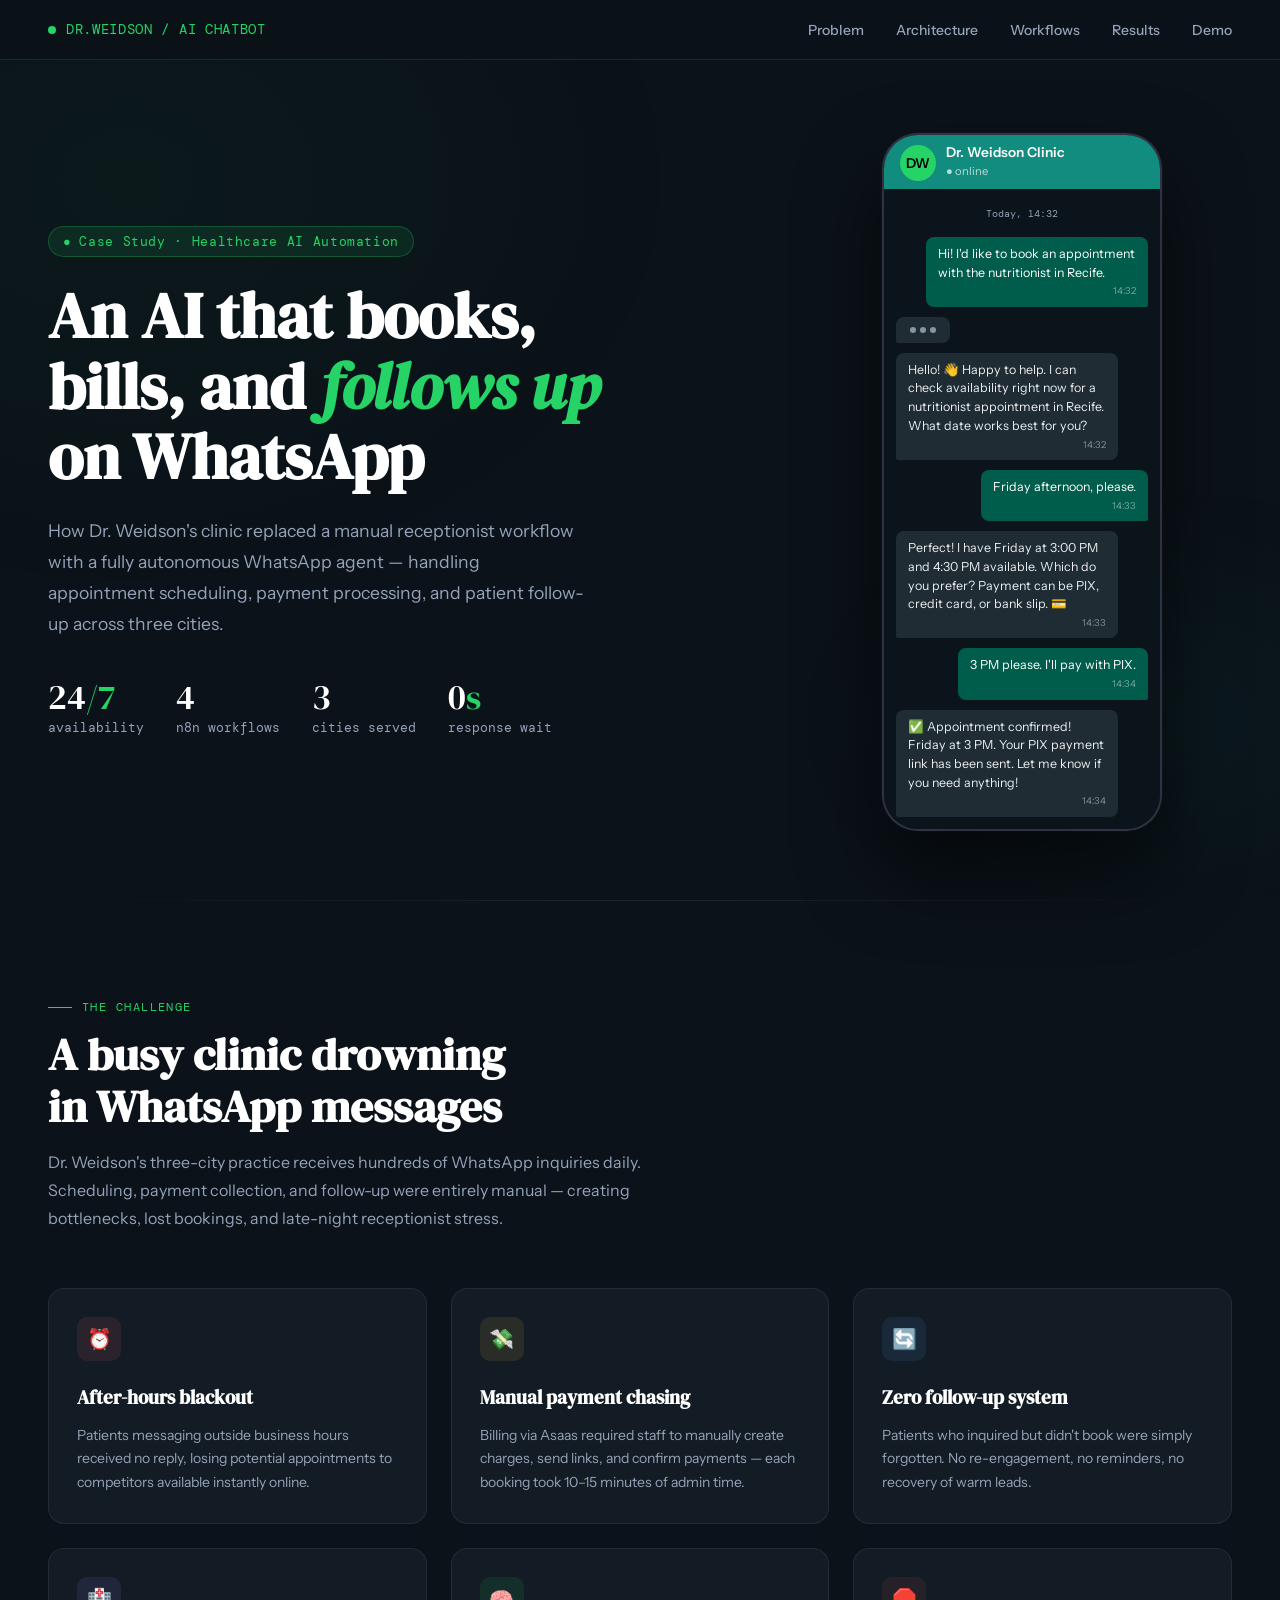
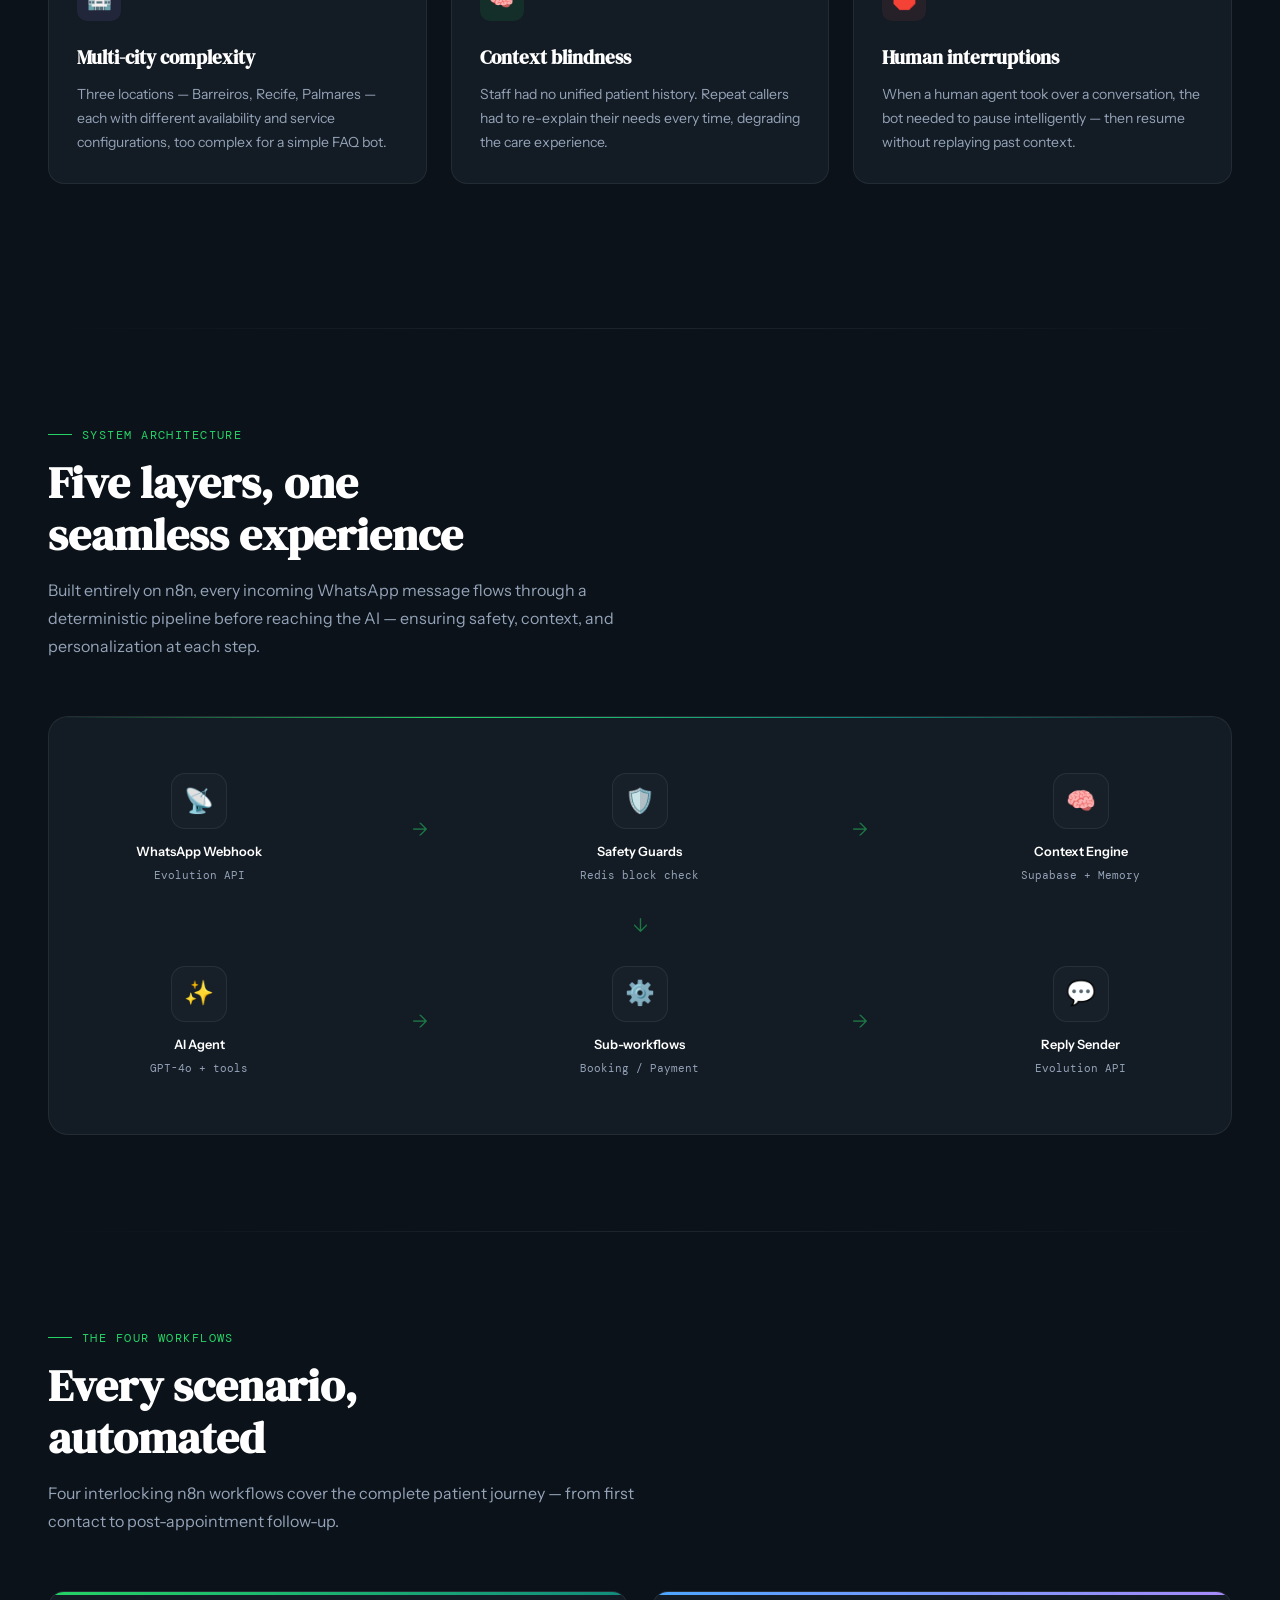
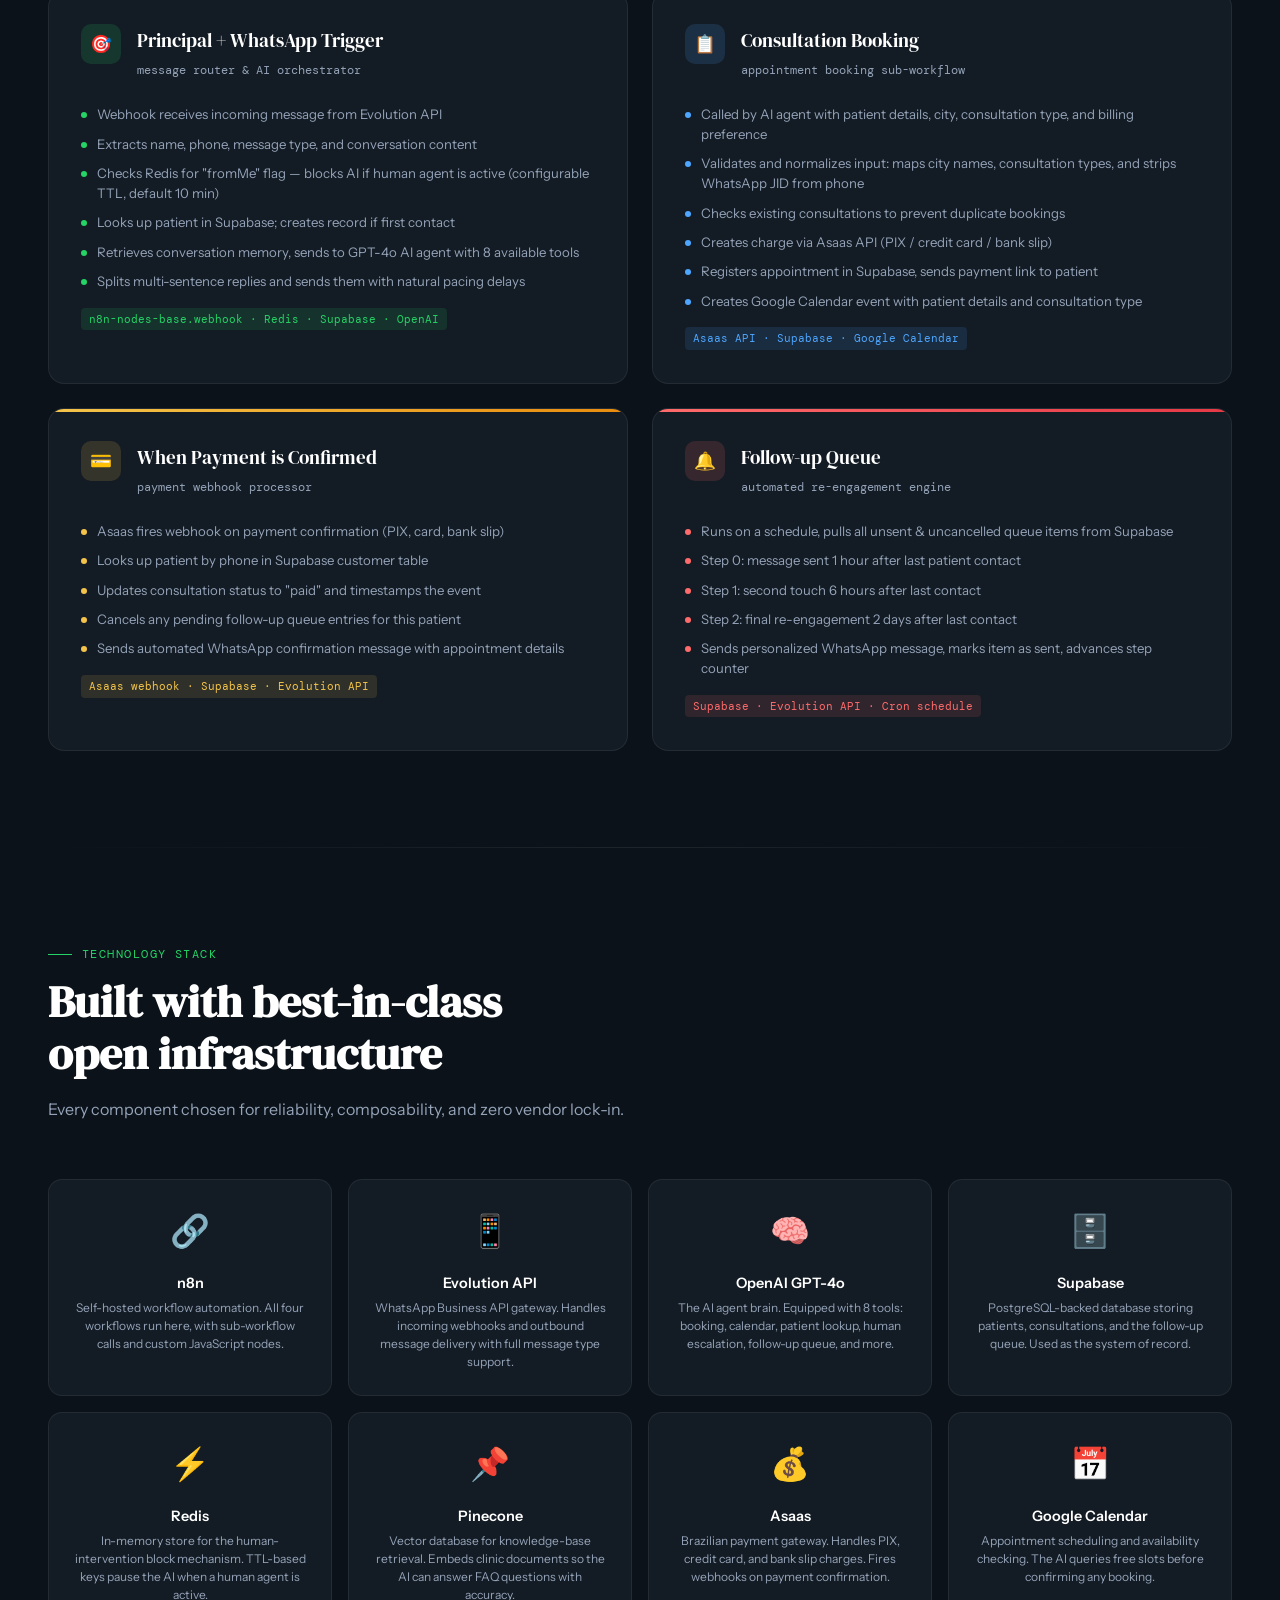
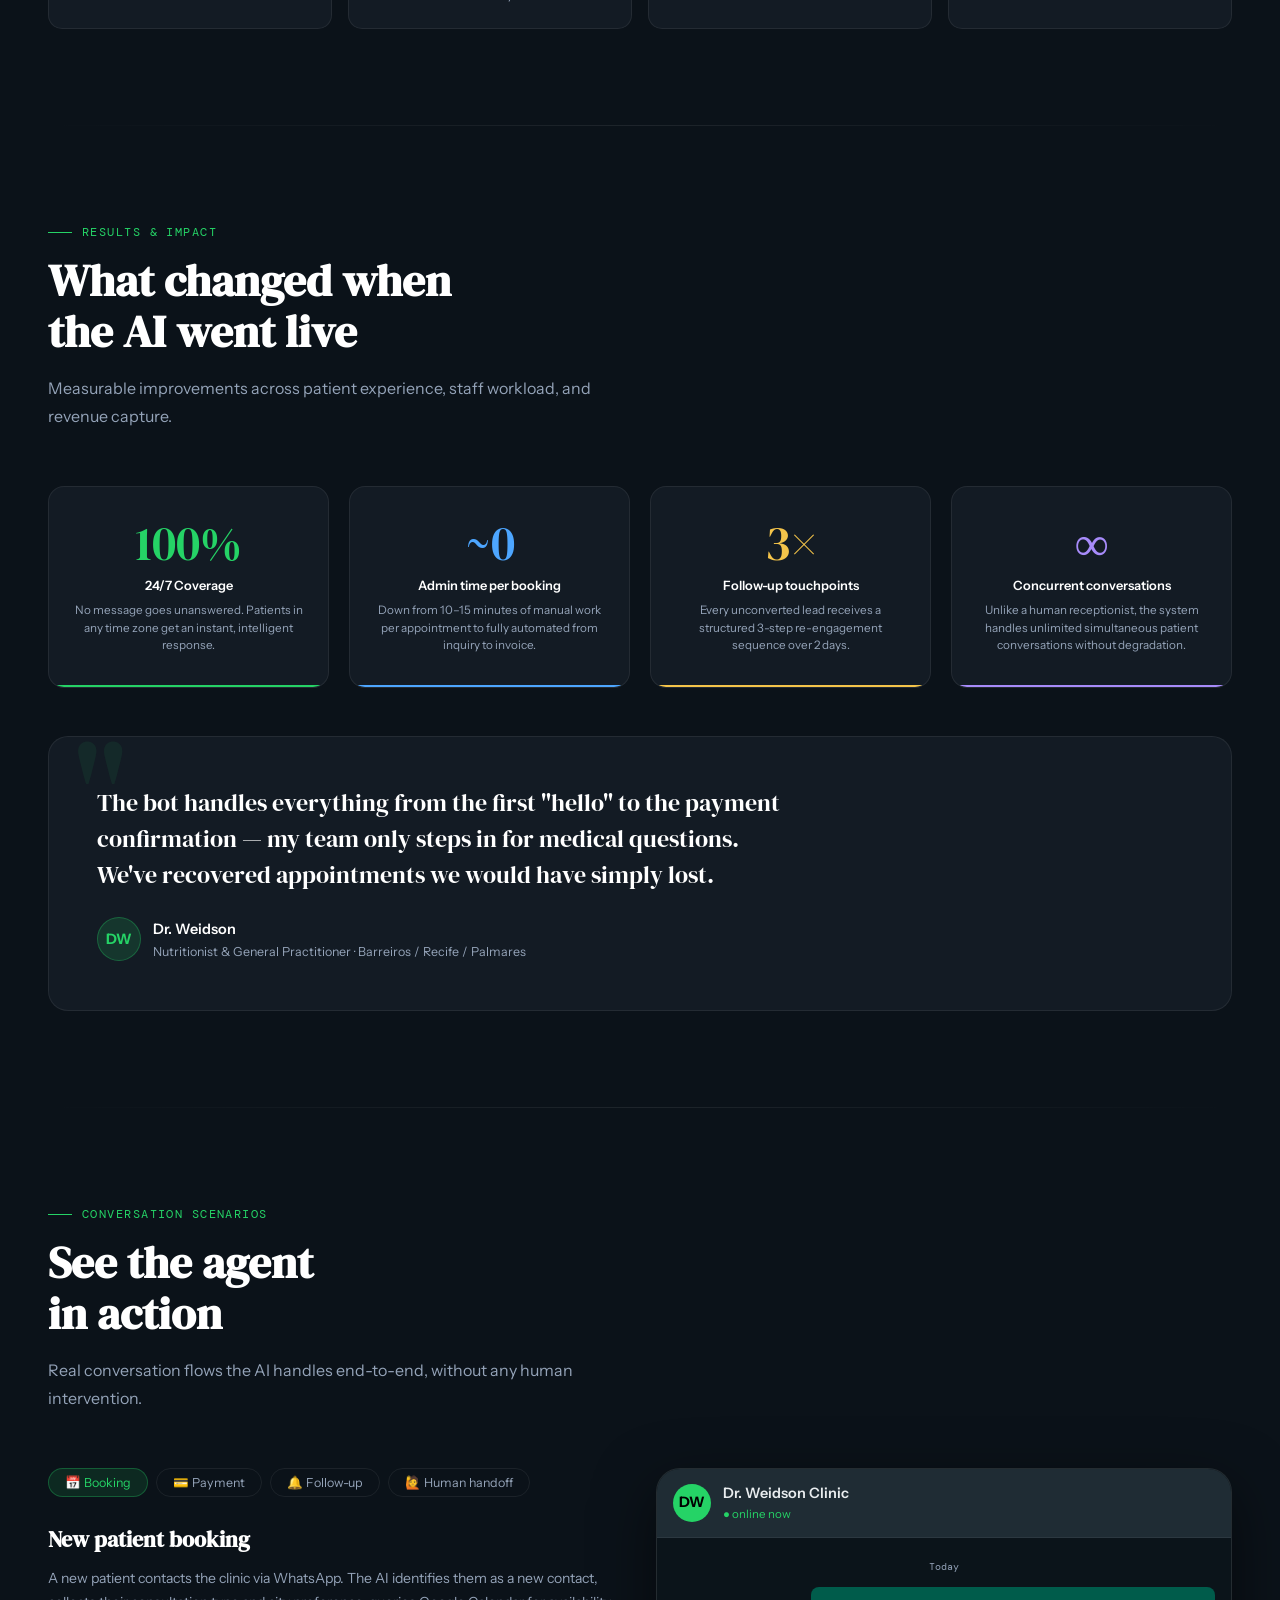
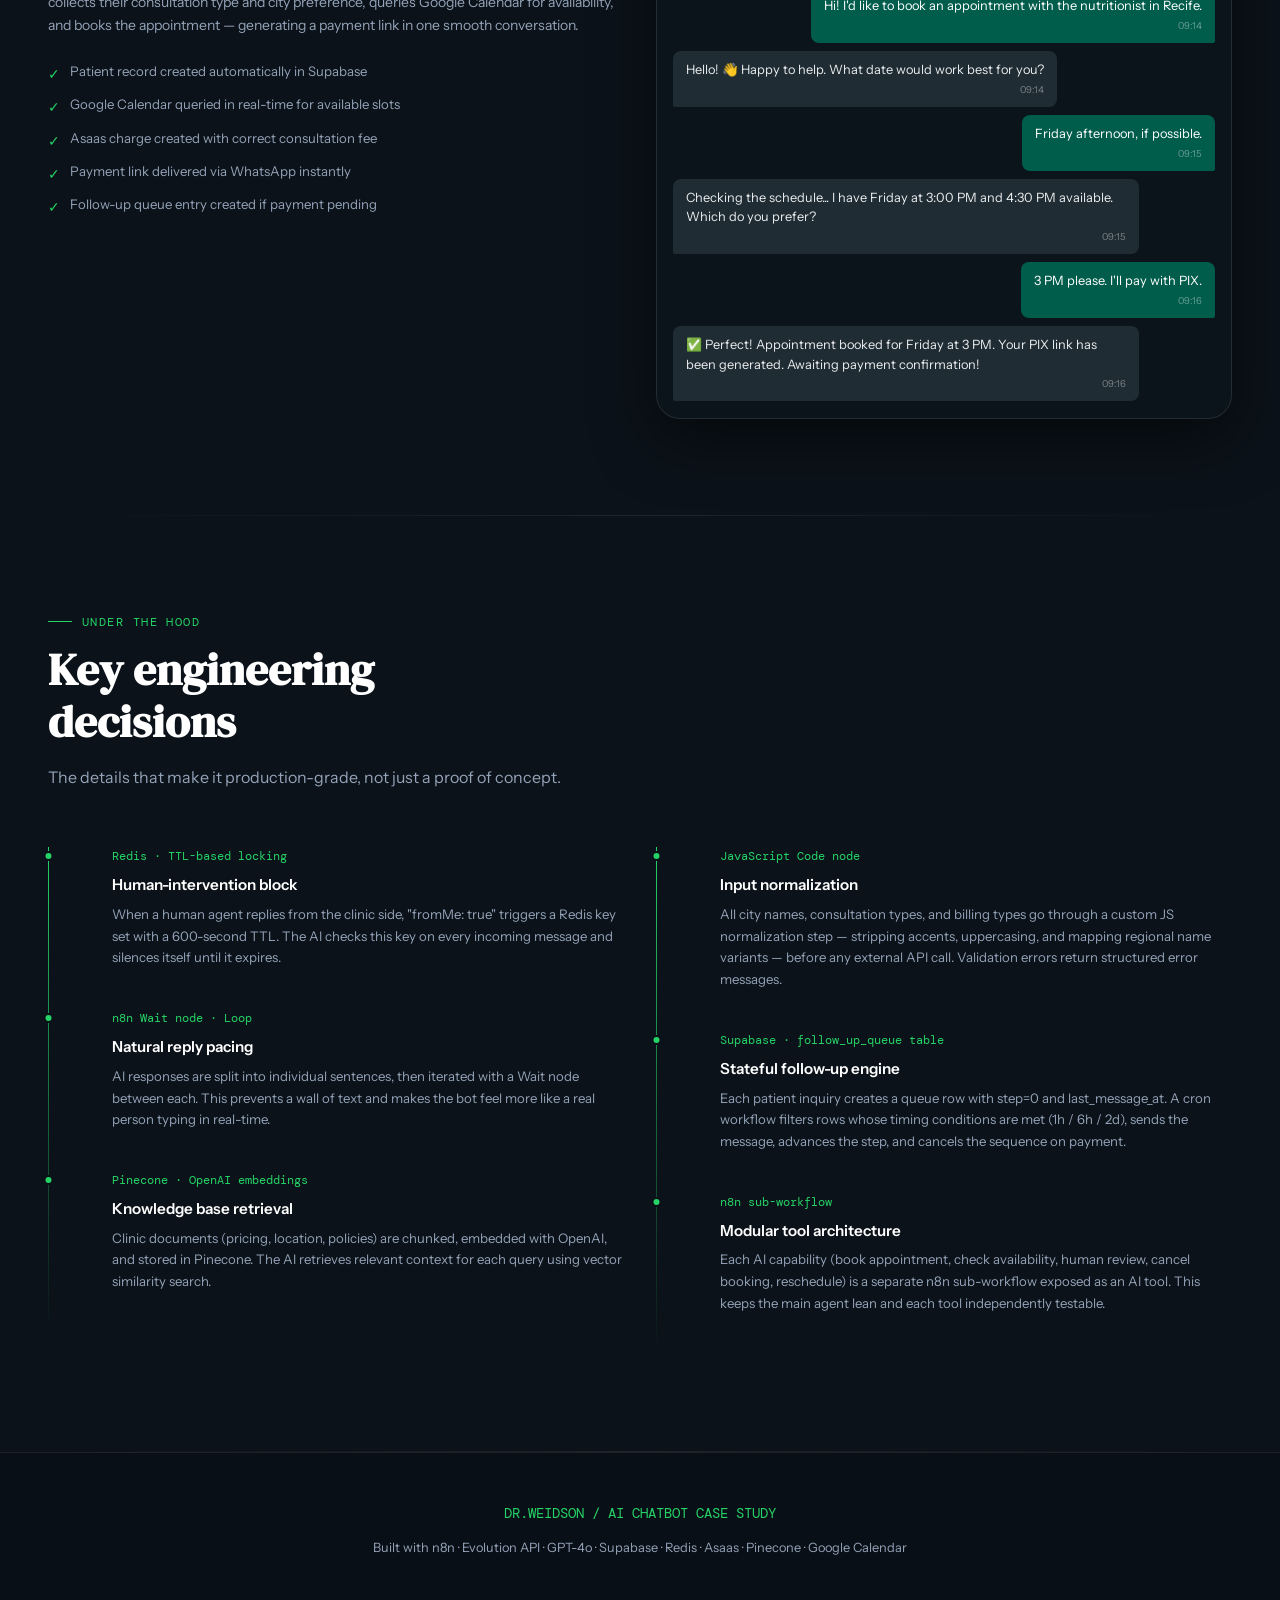
<file: public/case-studies/whatsapp-chatbot-case-study-english.html>
<!DOCTYPE html>
<html lang="en">
<head>
<meta charset="UTF-8">
<meta name="viewport" content="width=device-width, initial-scale=1.0">
<title>Dr. Weidson AI — WhatsApp Chatbot Case Study</title>
<link rel="preconnect" href="https://fonts.googleapis.com">
<link href="https://fonts.googleapis.com/css2?family=DM+Serif+Display:ital@0;1&family=DM+Mono:wght@400;500&family=Instrument+Sans:wght@400;500;600&display=swap" rel="stylesheet">
<style>
  *, *::before, *::after { box-sizing: border-box; margin: 0; padding: 0; }

  :root {
    --green: #25D366;
    --green-dark: #128C7E;
    --green-pale: #DCF8C6;
    --ink: #0d1117;
    --ink2: #1e2631;
    --muted: #5c6a7a;
    --muted2: #8a97a6;
    --line: rgba(255,255,255,0.08);
    --card-bg: #131b24;
    --card-border: rgba(255,255,255,0.07);
    --accent: #25D366;
    --accent2: #128C7E;
    --gold: #f4c44a;
    --coral: #ff6b6b;
    --blue: #4da6ff;
    --purple: #a78bfa;
    --white: #ffffff;
    --text: #e2e8f0;
    --text2: #94a3b8;
  }

  html { scroll-behavior: smooth; }

  body {
    font-family: 'Instrument Sans', sans-serif;
    background: #0b1219;
    color: var(--text);
    line-height: 1.7;
    overflow-x: hidden;
  }

  /* ─── BG TEXTURE ─── */
  body::before {
    content: '';
    position: fixed;
    inset: 0;
    background:
      radial-gradient(ellipse 800px 600px at 10% 20%, rgba(37,211,102,0.04) 0%, transparent 70%),
      radial-gradient(ellipse 600px 400px at 90% 80%, rgba(18,140,126,0.05) 0%, transparent 60%);
    pointer-events: none;
    z-index: 0;
  }

  /* ─── NAV ─── */
  nav {
    position: fixed;
    top: 0; left: 0; right: 0;
    z-index: 100;
    display: flex;
    align-items: center;
    justify-content: space-between;
    padding: 1rem 3rem;
    background: rgba(11,18,25,0.85);
    backdrop-filter: blur(16px);
    border-bottom: 1px solid var(--line);
  }

  .nav-logo {
    display: flex;
    align-items: center;
    gap: 10px;
    font-family: 'DM Mono', monospace;
    font-size: 0.85rem;
    color: var(--green);
    letter-spacing: 0.05em;
    text-decoration: none;
  }

  .nav-logo .dot {
    width: 8px; height: 8px;
    border-radius: 50%;
    background: var(--green);
    animation: pulse-dot 2s ease-in-out infinite;
  }

  @keyframes pulse-dot {
    0%, 100% { opacity: 1; transform: scale(1); }
    50% { opacity: 0.5; transform: scale(0.7); }
  }

  .nav-links {
    display: flex;
    gap: 2rem;
    list-style: none;
  }

  .nav-links a {
    color: var(--text2);
    text-decoration: none;
    font-size: 0.875rem;
    font-weight: 500;
    transition: color 0.2s;
  }

  .nav-links a:hover { color: var(--green); }

  /* ─── HERO ─── */
  .hero {
    position: relative;
    min-height: 100vh;
    display: flex;
    align-items: center;
    padding: 8rem 3rem 4rem;
  }

  .hero-inner {
    max-width: 1200px;
    margin: 0 auto;
    width: 100%;
    display: grid;
    grid-template-columns: 1fr 420px;
    gap: 4rem;
    align-items: center;
  }

  .hero-tag {
    display: inline-flex;
    align-items: center;
    gap: 8px;
    background: rgba(37,211,102,0.1);
    border: 1px solid rgba(37,211,102,0.25);
    border-radius: 100px;
    padding: 4px 14px;
    font-size: 0.8rem;
    font-family: 'DM Mono', monospace;
    color: var(--green);
    letter-spacing: 0.05em;
    margin-bottom: 1.5rem;
  }

  .hero h1 {
    font-family: 'DM Serif Display', serif;
    font-size: clamp(2.8rem, 5vw, 4.5rem);
    line-height: 1.1;
    color: var(--white);
    margin-bottom: 1.5rem;
  }

  .hero h1 em {
    font-style: italic;
    color: var(--green);
  }

  .hero-desc {
    font-size: 1.1rem;
    color: var(--text2);
    max-width: 540px;
    margin-bottom: 2.5rem;
    line-height: 1.75;
  }

  .hero-stats {
    display: flex;
    gap: 2rem;
    flex-wrap: wrap;
  }

  .hero-stat {
    display: flex;
    flex-direction: column;
    gap: 2px;
  }

  .hero-stat .number {
    font-family: 'DM Serif Display', serif;
    font-size: 2.2rem;
    color: var(--white);
    line-height: 1;
  }

  .hero-stat .number span {
    color: var(--green);
  }

  .hero-stat .label {
    font-size: 0.8rem;
    color: var(--text2);
    font-family: 'DM Mono', monospace;
  }

  /* ─── PHONE MOCKUP ─── */
  .phone-wrap {
    position: relative;
    display: flex;
    justify-content: center;
  }

  .phone {
    width: 280px;
    background: #1a1a2e;
    border-radius: 36px;
    border: 2px solid rgba(255,255,255,0.1);
    overflow: hidden;
    position: relative;
    box-shadow: 0 40px 80px rgba(0,0,0,0.6), 0 0 0 1px rgba(255,255,255,0.03);
  }

  .phone-status {
    background: #128C7E;
    padding: 10px 16px 8px;
    display: flex;
    align-items: center;
    gap: 10px;
  }

  .phone-avatar {
    width: 36px; height: 36px;
    border-radius: 50%;
    background: #25D366;
    display: flex;
    align-items: center;
    justify-content: center;
    font-size: 0.85rem;
    font-weight: 600;
    color: #000;
    flex-shrink: 0;
  }

  .phone-contact { flex: 1; }

  .phone-contact .name {
    font-size: 0.85rem;
    font-weight: 600;
    color: #fff;
    line-height: 1;
  }

  .phone-contact .status {
    font-size: 0.7rem;
    color: rgba(255,255,255,0.7);
    margin-top: 2px;
  }

  .phone-body {
    background: #0b141a;
    padding: 12px;
    min-height: 400px;
    display: flex;
    flex-direction: column;
    gap: 10px;
  }

  .chat-date {
    text-align: center;
    font-size: 0.65rem;
    color: var(--text2);
    font-family: 'DM Mono', monospace;
    margin: 4px 0;
  }

  .bubble {
    max-width: 88%;
    padding: 8px 12px;
    border-radius: 8px;
    font-size: 0.78rem;
    line-height: 1.5;
    position: relative;
  }

  .bubble.user {
    background: #005c4b;
    color: #fff;
    align-self: flex-end;
    border-bottom-right-radius: 2px;
  }

  .bubble.bot {
    background: #202c33;
    color: #e9edef;
    align-self: flex-start;
    border-bottom-left-radius: 2px;
  }

  .bubble-time {
    font-size: 0.6rem;
    color: rgba(255,255,255,0.45);
    text-align: right;
    margin-top: 2px;
    display: block;
  }

  .typing {
    background: #202c33;
    padding: 10px 14px;
    border-radius: 8px;
    border-bottom-left-radius: 2px;
    align-self: flex-start;
    display: flex;
    gap: 4px;
    align-items: center;
  }

  .typing span {
    width: 6px; height: 6px;
    border-radius: 50%;
    background: #8696a0;
    animation: blink 1.2s infinite;
  }

  .typing span:nth-child(2) { animation-delay: 0.2s; }
  .typing span:nth-child(3) { animation-delay: 0.4s; }

  @keyframes blink {
    0%, 80%, 100% { transform: scale(1); opacity: 0.5; }
    40% { transform: scale(1.2); opacity: 1; }
  }

  /* ─── SECTIONS ─── */
  section {
    position: relative;
    z-index: 1;
    padding: 6rem 3rem;
  }

  .container {
    max-width: 1200px;
    margin: 0 auto;
  }

  .section-label {
    font-family: 'DM Mono', monospace;
    font-size: 0.75rem;
    color: var(--green);
    letter-spacing: 0.12em;
    text-transform: uppercase;
    margin-bottom: 0.75rem;
    display: flex;
    align-items: center;
    gap: 10px;
  }

  .section-label::before {
    content: '';
    display: block;
    width: 24px;
    height: 1px;
    background: var(--green);
  }

  h2.section-title {
    font-family: 'DM Serif Display', serif;
    font-size: clamp(2rem, 3.5vw, 3rem);
    color: var(--white);
    line-height: 1.15;
    margin-bottom: 1rem;
  }

  .section-sub {
    font-size: 1rem;
    color: var(--text2);
    max-width: 600px;
    line-height: 1.75;
    margin-bottom: 3.5rem;
  }

  /* ─── DIVIDER ─── */
  .divider {
    height: 1px;
    background: linear-gradient(90deg, transparent, var(--line), transparent);
    margin: 0 3rem;
  }

  /* ─── PROBLEM CARDS ─── */
  .problem-grid {
    display: grid;
    grid-template-columns: repeat(3, 1fr);
    gap: 1.5rem;
    margin-bottom: 3rem;
  }

  .problem-card {
    background: var(--card-bg);
    border: 1px solid var(--card-border);
    border-radius: 16px;
    padding: 1.75rem;
    transition: border-color 0.3s, transform 0.3s;
  }

  .problem-card:hover {
    border-color: rgba(37,211,102,0.2);
    transform: translateY(-2px);
  }

  .problem-icon {
    width: 44px; height: 44px;
    border-radius: 10px;
    display: flex;
    align-items: center;
    justify-content: center;
    font-size: 1.25rem;
    margin-bottom: 1.25rem;
  }

  .problem-card h3 {
    font-family: 'DM Serif Display', serif;
    font-size: 1.2rem;
    color: var(--white);
    margin-bottom: 0.6rem;
  }

  .problem-card p {
    font-size: 0.875rem;
    color: var(--text2);
    line-height: 1.7;
  }

  /* ─── ARCHITECTURE ─── */
  .arch-section { background: transparent; }

  .arch-flow {
    background: var(--card-bg);
    border: 1px solid var(--card-border);
    border-radius: 20px;
    padding: 2.5rem;
    position: relative;
    overflow: hidden;
  }

  .arch-flow::before {
    content: '';
    position: absolute;
    top: -1px; left: 0; right: 0;
    height: 2px;
    background: linear-gradient(90deg, transparent, var(--green), var(--green-dark), transparent);
  }

  .flow-grid {
    display: grid;
    grid-template-columns: repeat(5, 1fr);
    gap: 0;
    align-items: center;
  }

  .flow-node {
    display: flex;
    flex-direction: column;
    align-items: center;
    text-align: center;
    padding: 1rem 0.5rem;
    cursor: pointer;
    transition: transform 0.2s;
  }

  .flow-node:hover { transform: translateY(-3px); }

  .flow-node .icon-wrap {
    width: 56px; height: 56px;
    border-radius: 14px;
    border: 1px solid var(--card-border);
    display: flex;
    align-items: center;
    justify-content: center;
    font-size: 1.5rem;
    margin-bottom: 0.75rem;
    transition: border-color 0.3s, background 0.3s;
    background: rgba(255,255,255,0.02);
  }

  .flow-node:hover .icon-wrap {
    border-color: rgba(37,211,102,0.35);
    background: rgba(37,211,102,0.05);
  }

  .flow-node .node-title {
    font-size: 0.8rem;
    font-weight: 600;
    color: var(--white);
    margin-bottom: 0.2rem;
  }

  .flow-node .node-sub {
    font-size: 0.7rem;
    color: var(--text2);
    font-family: 'DM Mono', monospace;
  }

  .flow-arrow {
    display: flex;
    align-items: center;
    justify-content: center;
    color: var(--green);
    font-size: 1.2rem;
    opacity: 0.5;
  }

  /* ─── WORKFLOWS ─── */
  .workflows-grid {
    display: grid;
    grid-template-columns: repeat(2, 1fr);
    gap: 1.5rem;
  }

  .workflow-card {
    background: var(--card-bg);
    border: 1px solid var(--card-border);
    border-radius: 16px;
    padding: 2rem;
    transition: border-color 0.3s;
    position: relative;
    overflow: hidden;
  }

  .workflow-card::after {
    content: '';
    position: absolute;
    top: 0; left: 0; right: 0;
    height: 3px;
  }

  .workflow-card.main::after { background: linear-gradient(90deg, var(--green), var(--green-dark)); }
  .workflow-card.consult::after { background: linear-gradient(90deg, var(--blue), var(--purple)); }
  .workflow-card.payment::after { background: linear-gradient(90deg, var(--gold), #e88c0e); }
  .workflow-card.followup::after { background: linear-gradient(90deg, var(--coral), #e63946); }

  .workflow-card:hover { border-color: rgba(255,255,255,0.15); }

  .wf-header {
    display: flex;
    align-items: flex-start;
    gap: 1rem;
    margin-bottom: 1.5rem;
  }

  .wf-badge {
    width: 40px; height: 40px;
    border-radius: 10px;
    display: flex;
    align-items: center;
    justify-content: center;
    font-size: 1.1rem;
    flex-shrink: 0;
  }

  .wf-badge.main { background: rgba(37,211,102,0.15); }
  .wf-badge.consult { background: rgba(77,166,255,0.15); }
  .wf-badge.payment { background: rgba(244,196,74,0.15); }
  .wf-badge.followup { background: rgba(255,107,107,0.15); }

  .wf-title { font-family: 'DM Serif Display', serif; font-size: 1.2rem; color: var(--white); margin-bottom: 0.2rem; }
  .wf-subtitle { font-size: 0.78rem; color: var(--text2); font-family: 'DM Mono', monospace; }

  .wf-steps {
    display: flex;
    flex-direction: column;
    gap: 0.6rem;
  }

  .wf-step {
    display: flex;
    align-items: flex-start;
    gap: 10px;
    font-size: 0.825rem;
    color: var(--text2);
    line-height: 1.5;
  }

  .step-dot {
    width: 6px; height: 6px;
    border-radius: 50%;
    margin-top: 7px;
    flex-shrink: 0;
    background: var(--muted2);
  }

  .step-dot.green { background: var(--green); }
  .step-dot.blue { background: var(--blue); }
  .step-dot.gold { background: var(--gold); }
  .step-dot.coral { background: var(--coral); }

  .wf-tag {
    display: inline-block;
    padding: 2px 8px;
    border-radius: 4px;
    font-size: 0.68rem;
    font-family: 'DM Mono', monospace;
    margin-top: 1rem;
  }

  .wf-tag.green { background: rgba(37,211,102,0.12); color: var(--green); }
  .wf-tag.blue { background: rgba(77,166,255,0.12); color: var(--blue); }
  .wf-tag.gold { background: rgba(244,196,74,0.12); color: var(--gold); }
  .wf-tag.coral { background: rgba(255,107,107,0.12); color: var(--coral); }

  /* ─── TECH STACK ─── */
  .tech-grid {
    display: grid;
    grid-template-columns: repeat(4, 1fr);
    gap: 1rem;
  }

  .tech-card {
    background: var(--card-bg);
    border: 1px solid var(--card-border);
    border-radius: 14px;
    padding: 1.5rem;
    text-align: center;
    transition: all 0.3s;
    cursor: default;
  }

  .tech-card:hover {
    border-color: rgba(37,211,102,0.2);
    transform: translateY(-2px);
  }

  .tech-logo {
    font-size: 2rem;
    margin-bottom: 0.75rem;
    display: block;
  }

  .tech-name {
    font-weight: 600;
    font-size: 0.9rem;
    color: var(--white);
    margin-bottom: 0.25rem;
  }

  .tech-desc {
    font-size: 0.75rem;
    color: var(--text2);
    line-height: 1.5;
  }

  /* ─── RESULTS ─── */
  .results-grid {
    display: grid;
    grid-template-columns: repeat(4, 1fr);
    gap: 1.25rem;
    margin-bottom: 3rem;
  }

  .result-card {
    background: var(--card-bg);
    border: 1px solid var(--card-border);
    border-radius: 16px;
    padding: 2rem 1.5rem;
    text-align: center;
    transition: all 0.3s;
    position: relative;
    overflow: hidden;
  }

  .result-card::before {
    content: '';
    position: absolute;
    bottom: 0; left: 0; right: 0;
    height: 2px;
  }

  .result-card:nth-child(1)::before { background: var(--green); }
  .result-card:nth-child(2)::before { background: var(--blue); }
  .result-card:nth-child(3)::before { background: var(--gold); }
  .result-card:nth-child(4)::before { background: var(--purple); }

  .result-card:hover {
    border-color: rgba(255,255,255,0.12);
    transform: translateY(-3px);
  }

  .result-number {
    font-family: 'DM Serif Display', serif;
    font-size: 3rem;
    line-height: 1;
    margin-bottom: 0.5rem;
    display: block;
  }

  .result-card:nth-child(1) .result-number { color: var(--green); }
  .result-card:nth-child(2) .result-number { color: var(--blue); }
  .result-card:nth-child(3) .result-number { color: var(--gold); }
  .result-card:nth-child(4) .result-number { color: var(--purple); }

  .result-label {
    font-size: 0.8rem;
    font-weight: 600;
    color: var(--white);
    margin-bottom: 0.35rem;
  }

  .result-desc {
    font-size: 0.73rem;
    color: var(--text2);
    line-height: 1.5;
  }

  /* ─── CONVERSATION DEMO ─── */
  .demo-section {
    background: transparent;
  }

  .demo-grid {
    display: grid;
    grid-template-columns: 1fr 1fr;
    gap: 2rem;
    align-items: start;
  }

  .demo-phone-wrap {
    position: sticky;
    top: 100px;
  }

  .demo-phone {
    background: #0b141a;
    border-radius: 24px;
    border: 1px solid rgba(255,255,255,0.1);
    overflow: hidden;
    box-shadow: 0 20px 60px rgba(0,0,0,0.5);
  }

  .demo-phone-header {
    background: #1f2c34;
    padding: 12px 16px;
    display: flex;
    align-items: center;
    gap: 12px;
    border-bottom: 1px solid rgba(255,255,255,0.06);
  }

  .demo-avatar {
    width: 38px; height: 38px;
    border-radius: 50%;
    background: var(--green);
    display: flex;
    align-items: center;
    justify-content: center;
    font-weight: 700;
    font-size: 0.9rem;
    color: #000;
    flex-shrink: 0;
  }

  .demo-name { font-size: 0.9rem; font-weight: 600; color: #e9edef; }
  .demo-status { font-size: 0.72rem; color: var(--green); }

  .demo-messages {
    padding: 16px;
    min-height: 480px;
    display: flex;
    flex-direction: column;
    gap: 8px;
    overflow: hidden;
  }

  .dm-date {
    text-align: center;
    font-size: 0.65rem;
    color: var(--text2);
    font-family: 'DM Mono', monospace;
    margin: 4px 0;
  }

  .dm { max-width: 86%; padding: 9px 13px; border-radius: 8px; font-size: 0.8rem; line-height: 1.55; }
  .dm.u { background: #005c4b; color: #fff; align-self: flex-end; border-bottom-right-radius: 2px; }
  .dm.b { background: #202c33; color: #e9edef; align-self: flex-start; border-bottom-left-radius: 2px; }
  .dm-time { font-size: 0.6rem; color: rgba(255,255,255,0.4); text-align: right; margin-top: 3px; display: block; }

  .scenario-tabs {
    display: flex;
    gap: 0.5rem;
    margin-bottom: 1.5rem;
    flex-wrap: wrap;
  }

  .tab-btn {
    padding: 6px 16px;
    border-radius: 100px;
    border: 1px solid var(--card-border);
    background: transparent;
    color: var(--text2);
    font-size: 0.78rem;
    font-family: 'Instrument Sans', sans-serif;
    cursor: pointer;
    transition: all 0.2s;
  }

  .tab-btn.active, .tab-btn:hover {
    background: rgba(37,211,102,0.12);
    border-color: rgba(37,211,102,0.3);
    color: var(--green);
  }

  .scenario-panel { display: none; }
  .scenario-panel.active { display: block; }

  .scenario-title {
    font-family: 'DM Serif Display', serif;
    font-size: 1.4rem;
    color: var(--white);
    margin-bottom: 0.5rem;
  }

  .scenario-desc {
    font-size: 0.875rem;
    color: var(--text2);
    line-height: 1.7;
    margin-bottom: 1.5rem;
  }

  .feature-list {
    display: flex;
    flex-direction: column;
    gap: 0.6rem;
  }

  .feature-item {
    display: flex;
    align-items: flex-start;
    gap: 10px;
    font-size: 0.825rem;
    color: var(--text2);
    line-height: 1.5;
  }

  .feature-item .check {
    color: var(--green);
    font-size: 0.9rem;
    margin-top: 2px;
    flex-shrink: 0;
  }

  /* ─── TIMELINE ─── */
  .timeline {
    position: relative;
    padding-left: 2rem;
  }

  .timeline::before {
    content: '';
    position: absolute;
    left: 0; top: 0; bottom: 0;
    width: 1px;
    background: linear-gradient(to bottom, var(--green), transparent);
  }

  .tl-item {
    position: relative;
    padding-bottom: 2.5rem;
    padding-left: 2rem;
  }

  .tl-dot {
    position: absolute;
    left: -2rem;
    top: 4px;
    width: 10px; height: 10px;
    border-radius: 50%;
    background: var(--green);
    border: 2px solid #0b1219;
    transform: translateX(-4.5px);
  }

  .tl-meta {
    font-family: 'DM Mono', monospace;
    font-size: 0.72rem;
    color: var(--green);
    margin-bottom: 0.35rem;
  }

  .tl-title {
    font-weight: 600;
    color: var(--white);
    font-size: 0.95rem;
    margin-bottom: 0.35rem;
  }

  .tl-body {
    font-size: 0.825rem;
    color: var(--text2);
    line-height: 1.65;
  }

  /* ─── QUOTE ─── */
  .quote-block {
    background: var(--card-bg);
    border: 1px solid var(--card-border);
    border-radius: 20px;
    padding: 3rem;
    position: relative;
    overflow: hidden;
  }

  .quote-block::before {
    content: '"';
    position: absolute;
    top: -10px; left: 24px;
    font-family: 'DM Serif Display', serif;
    font-size: 8rem;
    color: rgba(37,211,102,0.08);
    line-height: 1;
  }

  .quote-text {
    font-family: 'DM Serif Display', serif;
    font-size: 1.5rem;
    color: var(--white);
    line-height: 1.5;
    margin-bottom: 1.5rem;
    max-width: 700px;
  }

  .quote-author {
    display: flex;
    align-items: center;
    gap: 12px;
  }

  .quote-avatar {
    width: 44px; height: 44px;
    border-radius: 50%;
    background: rgba(37,211,102,0.15);
    border: 1px solid rgba(37,211,102,0.3);
    display: flex;
    align-items: center;
    justify-content: center;
    font-weight: 700;
    font-size: 0.9rem;
    color: var(--green);
  }

  .quote-name { font-weight: 600; font-size: 0.9rem; color: var(--white); }
  .quote-role { font-size: 0.78rem; color: var(--text2); }

  /* ─── FOOTER ─── */
  footer {
    background: #090f16;
    border-top: 1px solid var(--line);
    padding: 3rem;
    text-align: center;
  }

  .footer-logo {
    font-family: 'DM Mono', monospace;
    font-size: 0.9rem;
    color: var(--green);
    margin-bottom: 0.75rem;
  }

  .footer-text {
    font-size: 0.8rem;
    color: var(--text2);
  }

  /* ─── CODE BLOCK ─── */
  .code-block {
    background: #0d1520;
    border: 1px solid var(--card-border);
    border-radius: 12px;
    padding: 1.5rem;
    font-family: 'DM Mono', monospace;
    font-size: 0.75rem;
    color: #8d9db8;
    line-height: 1.8;
    overflow-x: auto;
  }

  .code-block .kw { color: #89ddff; }
  .code-block .str { color: #c3e88d; }
  .code-block .key { color: #f07178; }
  .code-block .val { color: #ffcb6b; }
  .code-block .cm { color: #546e7a; font-style: italic; }

  /* ─── ANIMATIONS ─── */
  .fade-in {
    opacity: 0;
    transform: translateY(24px);
    transition: opacity 0.6s ease, transform 0.6s ease;
  }

  .fade-in.visible {
    opacity: 1;
    transform: translateY(0);
  }

  /* ─── RESPONSIVE ─── */
  @media (max-width: 900px) {
    nav { padding: 1rem 1.5rem; }
    .hero { padding: 7rem 1.5rem 3rem; }
    .hero-inner { grid-template-columns: 1fr; }
    .phone-wrap { display: none; }
    section { padding: 4rem 1.5rem; }
    .problem-grid { grid-template-columns: 1fr; }
    .flow-grid { grid-template-columns: 1fr; }
    .flow-arrow { transform: rotate(90deg); }
    .workflows-grid { grid-template-columns: 1fr; }
    .tech-grid { grid-template-columns: repeat(2, 1fr); }
    .results-grid { grid-template-columns: repeat(2, 1fr); }
    .demo-grid { grid-template-columns: 1fr; }
    .demo-phone-wrap { position: static; }
    .divider { margin: 0 1.5rem; }
  }
</style>
</head>
<body>

<!-- NAV -->
<nav>
  <a class="nav-logo" href="#">
    <span class="dot"></span>
    DR.WEIDSON / AI CHATBOT
  </a>
  <ul class="nav-links">
    <li><a href="#problem">Problem</a></li>
    <li><a href="#architecture">Architecture</a></li>
    <li><a href="#workflows">Workflows</a></li>
    <li><a href="#results">Results</a></li>
    <li><a href="#demo">Demo</a></li>
  </ul>
</nav>

<!-- HERO -->
<section class="hero">
  <div class="hero-inner">
    <div>
      <div class="hero-tag">
        <span>●</span> Case Study · Healthcare AI Automation
      </div>
      <h1>
        An AI that books,<br>
        bills, and <em>follows up</em><br>
        on WhatsApp
      </h1>
      <p class="hero-desc">
        How Dr. Weidson's clinic replaced a manual receptionist workflow with a fully autonomous WhatsApp agent — handling appointment scheduling, payment processing, and patient follow-up across three cities.
      </p>
      <div class="hero-stats">
        <div class="hero-stat">
          <span class="number">24<span>/7</span></span>
          <span class="label">availability</span>
        </div>
        <div class="hero-stat">
          <span class="number">4</span>
          <span class="label">n8n workflows</span>
        </div>
        <div class="hero-stat">
          <span class="number">3</span>
          <span class="label">cities served</span>
        </div>
        <div class="hero-stat">
          <span class="number">0<span>s</span></span>
          <span class="label">response wait</span>
        </div>
      </div>
    </div>

    <!-- Phone mockup -->
    <div class="phone-wrap">
      <div class="phone">
        <div class="phone-status">
          <div class="phone-avatar">DW</div>
          <div class="phone-contact">
            <div class="name">Dr. Weidson Clinic</div>
            <div class="status">● online</div>
          </div>
        </div>
        <div class="phone-body">
          <div class="chat-date">Today, 14:32</div>
          <div class="bubble user">
            Hi! I'd like to book an appointment with the nutritionist in Recife.
            <span class="bubble-time">14:32</span>
          </div>
          <div class="typing">
            <span></span><span></span><span></span>
          </div>
          <div class="bubble bot">
            Hello! 👋 Happy to help. I can check availability right now for a nutritionist appointment in Recife. What date works best for you?
            <span class="bubble-time">14:32</span>
          </div>
          <div class="bubble user">
            Friday afternoon, please.
            <span class="bubble-time">14:33</span>
          </div>
          <div class="bubble bot">
            Perfect! I have Friday at 3:00 PM and 4:30 PM available. Which do you prefer? Payment can be PIX, credit card, or bank slip. 💳
            <span class="bubble-time">14:33</span>
          </div>
          <div class="bubble user">
            3 PM please. I'll pay with PIX.
            <span class="bubble-time">14:34</span>
          </div>
          <div class="bubble bot">
            ✅ Appointment confirmed! Friday at 3 PM. Your PIX payment link has been sent. Let me know if you need anything!
            <span class="bubble-time">14:34</span>
          </div>
        </div>
      </div>
    </div>
  </div>
</section>

<div class="divider"></div>

<!-- PROBLEM -->
<section id="problem">
  <div class="container">
    <p class="section-label">The Challenge</p>
    <h2 class="section-title">A busy clinic drowning<br>in WhatsApp messages</h2>
    <p class="section-sub">
      Dr. Weidson's three-city practice receives hundreds of WhatsApp inquiries daily. Scheduling, payment collection, and follow-up were entirely manual — creating bottlenecks, lost bookings, and late-night receptionist stress.
    </p>

    <div class="problem-grid fade-in">
      <div class="problem-card">
        <div class="problem-icon" style="background: rgba(255,107,107,0.1);">⏰</div>
        <h3>After-hours blackout</h3>
        <p>Patients messaging outside business hours received no reply, losing potential appointments to competitors available instantly online.</p>
      </div>
      <div class="problem-card">
        <div class="problem-icon" style="background: rgba(244,196,74,0.1);">💸</div>
        <h3>Manual payment chasing</h3>
        <p>Billing via Asaas required staff to manually create charges, send links, and confirm payments — each booking took 10–15 minutes of admin time.</p>
      </div>
      <div class="problem-card">
        <div class="problem-icon" style="background: rgba(77,166,255,0.1);">🔄</div>
        <h3>Zero follow-up system</h3>
        <p>Patients who inquired but didn't book were simply forgotten. No re-engagement, no reminders, no recovery of warm leads.</p>
      </div>
      <div class="problem-card">
        <div class="problem-icon" style="background: rgba(167,139,250,0.1);">🏥</div>
        <h3>Multi-city complexity</h3>
        <p>Three locations — Barreiros, Recife, Palmares — each with different availability and service configurations, too complex for a simple FAQ bot.</p>
      </div>
      <div class="problem-card">
        <div class="problem-icon" style="background: rgba(37,211,102,0.1);">🧠</div>
        <h3>Context blindness</h3>
        <p>Staff had no unified patient history. Repeat callers had to re-explain their needs every time, degrading the care experience.</p>
      </div>
      <div class="problem-card">
        <div class="problem-icon" style="background: rgba(255,107,107,0.08);">🛑</div>
        <h3>Human interruptions</h3>
        <p>When a human agent took over a conversation, the bot needed to pause intelligently — then resume without replaying past context.</p>
      </div>
    </div>
  </div>
</section>

<div class="divider"></div>

<!-- ARCHITECTURE -->
<section id="architecture">
  <div class="container">
    <p class="section-label">System Architecture</p>
    <h2 class="section-title">Five layers, one<br>seamless experience</h2>
    <p class="section-sub">
      Built entirely on n8n, every incoming WhatsApp message flows through a deterministic pipeline before reaching the AI — ensuring safety, context, and personalization at each step.
    </p>

    <div class="arch-flow fade-in">
      <div class="flow-grid">
        <div class="flow-node" onclick="showDetail('webhook')">
          <div class="icon-wrap">📡</div>
          <div class="node-title">WhatsApp Webhook</div>
          <div class="node-sub">Evolution API</div>
        </div>
        <div class="flow-arrow">→</div>
        <div class="flow-node" onclick="showDetail('guard')">
          <div class="icon-wrap">🛡️</div>
          <div class="node-title">Safety Guards</div>
          <div class="node-sub">Redis block check</div>
        </div>
        <div class="flow-arrow">→</div>
        <div class="flow-node" onclick="showDetail('context')">
          <div class="icon-wrap">🧠</div>
          <div class="node-title">Context Engine</div>
          <div class="node-sub">Supabase + Memory</div>
        </div>
      </div>
      <div style="display: flex; justify-content: center; margin: 0.5rem 0; color: var(--green); opacity: 0.5; font-size: 1.2rem;">↓</div>
      <div class="flow-grid">
        <div class="flow-node" onclick="showDetail('ai')">
          <div class="icon-wrap">✨</div>
          <div class="node-title">AI Agent</div>
          <div class="node-sub">GPT-4o + tools</div>
        </div>
        <div class="flow-arrow">→</div>
        <div class="flow-node" onclick="showDetail('sub')">
          <div class="icon-wrap">⚙️</div>
          <div class="node-title">Sub-workflows</div>
          <div class="node-sub">Booking / Payment</div>
        </div>
        <div class="flow-arrow">→</div>
        <div class="flow-node" onclick="showDetail('reply')">
          <div class="icon-wrap">💬</div>
          <div class="node-title">Reply Sender</div>
          <div class="node-sub">Evolution API</div>
        </div>
      </div>
      <div id="arch-detail" style="display:none; margin-top: 1.5rem; padding: 1.25rem; background: rgba(37,211,102,0.05); border: 1px solid rgba(37,211,102,0.15); border-radius: 12px; font-size: 0.85rem; color: var(--text2); line-height: 1.7;">
      </div>
    </div>
  </div>
</section>

<div class="divider"></div>

<!-- WORKFLOWS -->
<section id="workflows">
  <div class="container">
    <p class="section-label">The Four Workflows</p>
    <h2 class="section-title">Every scenario,<br>automated</h2>
    <p class="section-sub">
      Four interlocking n8n workflows cover the complete patient journey — from first contact to post-appointment follow-up.
    </p>

    <div class="workflows-grid fade-in">

      <!-- Main workflow -->
      <div class="workflow-card main">
        <div class="wf-header">
          <div class="wf-badge main">🎯</div>
          <div>
            <div class="wf-title">Principal + WhatsApp Trigger</div>
            <div class="wf-subtitle">message router & AI orchestrator</div>
          </div>
        </div>
        <div class="wf-steps">
          <div class="wf-step"><div class="step-dot green"></div>Webhook receives incoming message from Evolution API</div>
          <div class="wf-step"><div class="step-dot green"></div>Extracts name, phone, message type, and conversation content</div>
          <div class="wf-step"><div class="step-dot green"></div>Checks Redis for "fromMe" flag — blocks AI if human agent is active (configurable TTL, default 10 min)</div>
          <div class="wf-step"><div class="step-dot green"></div>Looks up patient in Supabase; creates record if first contact</div>
          <div class="wf-step"><div class="step-dot green"></div>Retrieves conversation memory, sends to GPT-4o AI agent with 8 available tools</div>
          <div class="wf-step"><div class="step-dot green"></div>Splits multi-sentence replies and sends them with natural pacing delays</div>
        </div>
        <span class="wf-tag green">n8n-nodes-base.webhook · Redis · Supabase · OpenAI</span>
      </div>

      <!-- Consultoria -->
      <div class="workflow-card consult">
        <div class="wf-header">
          <div class="wf-badge consult">📋</div>
          <div>
            <div class="wf-title">Consultation Booking</div>
            <div class="wf-subtitle">appointment booking sub-workflow</div>
          </div>
        </div>
        <div class="wf-steps">
          <div class="wf-step"><div class="step-dot blue"></div>Called by AI agent with patient details, city, consultation type, and billing preference</div>
          <div class="wf-step"><div class="step-dot blue"></div>Validates and normalizes input: maps city names, consultation types, and strips WhatsApp JID from phone</div>
          <div class="wf-step"><div class="step-dot blue"></div>Checks existing consultations to prevent duplicate bookings</div>
          <div class="wf-step"><div class="step-dot blue"></div>Creates charge via Asaas API (PIX / credit card / bank slip)</div>
          <div class="wf-step"><div class="step-dot blue"></div>Registers appointment in Supabase, sends payment link to patient</div>
          <div class="wf-step"><div class="step-dot blue"></div>Creates Google Calendar event with patient details and consultation type</div>
        </div>
        <span class="wf-tag blue">Asaas API · Supabase · Google Calendar</span>
      </div>

      <!-- Payment confirmation -->
      <div class="workflow-card payment">
        <div class="wf-header">
          <div class="wf-badge payment">💳</div>
          <div>
            <div class="wf-title">When Payment is Confirmed</div>
            <div class="wf-subtitle">payment webhook processor</div>
          </div>
        </div>
        <div class="wf-steps">
          <div class="wf-step"><div class="step-dot gold"></div>Asaas fires webhook on payment confirmation (PIX, card, bank slip)</div>
          <div class="wf-step"><div class="step-dot gold"></div>Looks up patient by phone in Supabase customer table</div>
          <div class="wf-step"><div class="step-dot gold"></div>Updates consultation status to "paid" and timestamps the event</div>
          <div class="wf-step"><div class="step-dot gold"></div>Cancels any pending follow-up queue entries for this patient</div>
          <div class="wf-step"><div class="step-dot gold"></div>Sends automated WhatsApp confirmation message with appointment details</div>
        </div>
        <span class="wf-tag gold">Asaas webhook · Supabase · Evolution API</span>
      </div>

      <!-- Follow-up Queue -->
      <div class="workflow-card followup">
        <div class="wf-header">
          <div class="wf-badge followup">🔔</div>
          <div>
            <div class="wf-title">Follow-up Queue</div>
            <div class="wf-subtitle">automated re-engagement engine</div>
          </div>
        </div>
        <div class="wf-steps">
          <div class="wf-step"><div class="step-dot coral"></div>Runs on a schedule, pulls all unsent &amp; uncancelled queue items from Supabase</div>
          <div class="wf-step"><div class="step-dot coral"></div>Step 0: message sent 1 hour after last patient contact</div>
          <div class="wf-step"><div class="step-dot coral"></div>Step 1: second touch 6 hours after last contact</div>
          <div class="wf-step"><div class="step-dot coral"></div>Step 2: final re-engagement 2 days after last contact</div>
          <div class="wf-step"><div class="step-dot coral"></div>Sends personalized WhatsApp message, marks item as sent, advances step counter</div>
        </div>
        <span class="wf-tag coral">Supabase · Evolution API · Cron schedule</span>
      </div>

    </div>
  </div>
</section>

<div class="divider"></div>

<!-- TECH STACK -->
<section>
  <div class="container">
    <p class="section-label">Technology Stack</p>
    <h2 class="section-title">Built with best-in-class<br>open infrastructure</h2>
    <p class="section-sub">Every component chosen for reliability, composability, and zero vendor lock-in.</p>

    <div class="tech-grid fade-in">
      <div class="tech-card">
        <span class="tech-logo">🔗</span>
        <div class="tech-name">n8n</div>
        <div class="tech-desc">Self-hosted workflow automation. All four workflows run here, with sub-workflow calls and custom JavaScript nodes.</div>
      </div>
      <div class="tech-card">
        <span class="tech-logo">📱</span>
        <div class="tech-name">Evolution API</div>
        <div class="tech-desc">WhatsApp Business API gateway. Handles incoming webhooks and outbound message delivery with full message type support.</div>
      </div>
      <div class="tech-card">
        <span class="tech-logo">🧠</span>
        <div class="tech-name">OpenAI GPT-4o</div>
        <div class="tech-desc">The AI agent brain. Equipped with 8 tools: booking, calendar, patient lookup, human escalation, follow-up queue, and more.</div>
      </div>
      <div class="tech-card">
        <span class="tech-logo">🗄️</span>
        <div class="tech-name">Supabase</div>
        <div class="tech-desc">PostgreSQL-backed database storing patients, consultations, and the follow-up queue. Used as the system of record.</div>
      </div>
      <div class="tech-card">
        <span class="tech-logo">⚡</span>
        <div class="tech-name">Redis</div>
        <div class="tech-desc">In-memory store for the human-intervention block mechanism. TTL-based keys pause the AI when a human agent is active.</div>
      </div>
      <div class="tech-card">
        <span class="tech-logo">📌</span>
        <div class="tech-name">Pinecone</div>
        <div class="tech-desc">Vector database for knowledge-base retrieval. Embeds clinic documents so the AI can answer FAQ questions with accuracy.</div>
      </div>
      <div class="tech-card">
        <span class="tech-logo">💰</span>
        <div class="tech-name">Asaas</div>
        <div class="tech-desc">Brazilian payment gateway. Handles PIX, credit card, and bank slip charges. Fires webhooks on payment confirmation.</div>
      </div>
      <div class="tech-card">
        <span class="tech-logo">📅</span>
        <div class="tech-name">Google Calendar</div>
        <div class="tech-desc">Appointment scheduling and availability checking. The AI queries free slots before confirming any booking.</div>
      </div>
    </div>
  </div>
</section>

<div class="divider"></div>

<!-- RESULTS -->
<section id="results">
  <div class="container">
    <p class="section-label">Results & Impact</p>
    <h2 class="section-title">What changed when<br>the AI went live</h2>
    <p class="section-sub">Measurable improvements across patient experience, staff workload, and revenue capture.</p>

    <div class="results-grid fade-in">
      <div class="result-card">
        <span class="result-number">100%</span>
        <div class="result-label">24/7 Coverage</div>
        <div class="result-desc">No message goes unanswered. Patients in any time zone get an instant, intelligent response.</div>
      </div>
      <div class="result-card">
        <span class="result-number">~0</span>
        <div class="result-label">Admin time per booking</div>
        <div class="result-desc">Down from 10–15 minutes of manual work per appointment to fully automated from inquiry to invoice.</div>
      </div>
      <div class="result-card">
        <span class="result-number">3×</span>
        <div class="result-label">Follow-up touchpoints</div>
        <div class="result-desc">Every unconverted lead receives a structured 3-step re-engagement sequence over 2 days.</div>
      </div>
      <div class="result-card">
        <span class="result-number">∞</span>
        <div class="result-label">Concurrent conversations</div>
        <div class="result-desc">Unlike a human receptionist, the system handles unlimited simultaneous patient conversations without degradation.</div>
      </div>
    </div>

    <!-- Quote -->
    <div class="quote-block fade-in">
      <p class="quote-text">
        The bot handles everything from the first "hello" to the payment confirmation — my team only steps in for medical questions. We've recovered appointments we would have simply lost.
      </p>
      <div class="quote-author">
        <div class="quote-avatar">DW</div>
        <div>
          <div class="quote-name">Dr. Weidson</div>
          <div class="quote-role">Nutritionist & General Practitioner · Barreiros / Recife / Palmares</div>
        </div>
      </div>
    </div>
  </div>
</section>

<div class="divider"></div>

<!-- DEMO -->
<section id="demo" class="demo-section">
  <div class="container">
    <p class="section-label">Conversation Scenarios</p>
    <h2 class="section-title">See the agent<br>in action</h2>
    <p class="section-sub">Real conversation flows the AI handles end-to-end, without any human intervention.</p>

    <div class="demo-grid">
      <div>
        <div class="scenario-tabs">
          <button class="tab-btn active" onclick="switchTab('booking')">📅 Booking</button>
          <button class="tab-btn" onclick="switchTab('payment')">💳 Payment</button>
          <button class="tab-btn" onclick="switchTab('followup')">🔔 Follow-up</button>
          <button class="tab-btn" onclick="switchTab('human')">🙋 Human handoff</button>
        </div>

        <div id="tab-booking" class="scenario-panel active">
          <h3 class="scenario-title">New patient booking</h3>
          <p class="scenario-desc">
            A new patient contacts the clinic via WhatsApp. The AI identifies them as a new contact, collects their consultation type and city preference, queries Google Calendar for availability, and books the appointment — generating a payment link in one smooth conversation.
          </p>
          <div class="feature-list">
            <div class="feature-item"><span class="check">✓</span>Patient record created automatically in Supabase</div>
            <div class="feature-item"><span class="check">✓</span>Google Calendar queried in real-time for available slots</div>
            <div class="feature-item"><span class="check">✓</span>Asaas charge created with correct consultation fee</div>
            <div class="feature-item"><span class="check">✓</span>Payment link delivered via WhatsApp instantly</div>
            <div class="feature-item"><span class="check">✓</span>Follow-up queue entry created if payment pending</div>
          </div>
        </div>

        <div id="tab-payment" class="scenario-panel">
          <h3 class="scenario-title">Payment confirmation</h3>
          <p class="scenario-desc">
            When a patient completes their PIX payment, Asaas fires a webhook that triggers the payment confirmation workflow. The patient's consultation status updates instantly and they receive a personalized confirmation message — with no staff involvement.
          </p>
          <div class="feature-list">
            <div class="feature-item"><span class="check">✓</span>Asaas webhook received and validated instantly</div>
            <div class="feature-item"><span class="check">✓</span>Consultation marked as paid in Supabase</div>
            <div class="feature-item"><span class="check">✓</span>Pending follow-ups cancelled automatically</div>
            <div class="feature-item"><span class="check">✓</span>Confirmation WhatsApp sent with appointment details</div>
          </div>
        </div>

        <div id="tab-followup" class="scenario-panel">
          <h3 class="scenario-title">Automated follow-up</h3>
          <p class="scenario-desc">
            A patient inquired but didn't complete their booking. The follow-up queue engine sends gentle re-engagement messages at 1 hour, 6 hours, and 2 days after their last interaction — recovering warm leads passively, around the clock.
          </p>
          <div class="feature-list">
            <div class="feature-item"><span class="check">✓</span>Step 0: reminder 1 hour after last contact</div>
            <div class="feature-item"><span class="check">✓</span>Step 1: second touch 6 hours after last contact</div>
            <div class="feature-item"><span class="check">✓</span>Step 2: final re-engagement after 2 days</div>
            <div class="feature-item"><span class="check">✓</span>All steps cancelled instantly if patient books or pays</div>
            <div class="feature-item"><span class="check">✓</span>Runs entirely on a cron schedule — zero manual effort</div>
          </div>
        </div>

        <div id="tab-human" class="scenario-panel">
          <h3 class="scenario-title">Human agent handoff</h3>
          <p class="scenario-desc">
            When a human receptionist needs to step into a conversation, they send "/delete" and the AI pauses silently. A Redis key with a configurable TTL (default 10 min) blocks the AI from responding. Once TTL expires, the AI resumes naturally without replaying context.
          </p>
          <div class="feature-list">
            <div class="feature-item"><span class="check">✓</span>Human types /delete → AI paused immediately via Redis</div>
            <div class="feature-item"><span class="check">✓</span>No AI responses during human intervention window</div>
            <div class="feature-item"><span class="check">✓</span>Configurable pause duration (seconds, set in n8n)</div>
            <div class="feature-item"><span class="check">✓</span>AI resumes automatically when TTL expires</div>
            <div class="feature-item"><span class="check">✓</span>Full conversation memory preserved across handoff</div>
          </div>
        </div>
      </div>

      <!-- Phone demo -->
      <div class="demo-phone-wrap">
        <div class="demo-phone">
          <div class="demo-phone-header">
            <div class="demo-avatar">DW</div>
            <div>
              <div class="demo-name">Dr. Weidson Clinic</div>
              <div class="demo-status">● online now</div>
            </div>
          </div>
          <div class="demo-messages" id="demo-msgs">
            <!-- filled by JS -->
          </div>
        </div>
      </div>
    </div>
  </div>
</section>

<div class="divider"></div>

<!-- TECHNICAL DETAIL -->
<section>
  <div class="container">
    <p class="section-label">Under the Hood</p>
    <h2 class="section-title">Key engineering<br>decisions</h2>
    <p class="section-sub">The details that make it production-grade, not just a proof of concept.</p>

    <div style="display: grid; grid-template-columns: 1fr 1fr; gap: 2rem;" class="fade-in">
      <div>
        <div class="timeline">
          <div class="tl-item">
            <div class="tl-dot"></div>
            <div class="tl-meta">Redis · TTL-based locking</div>
            <div class="tl-title">Human-intervention block</div>
            <div class="tl-body">When a human agent replies from the clinic side, "fromMe: true" triggers a Redis key set with a 600-second TTL. The AI checks this key on every incoming message and silences itself until it expires.</div>
          </div>
          <div class="tl-item">
            <div class="tl-dot"></div>
            <div class="tl-meta">n8n Wait node · Loop</div>
            <div class="tl-title">Natural reply pacing</div>
            <div class="tl-body">AI responses are split into individual sentences, then iterated with a Wait node between each. This prevents a wall of text and makes the bot feel more like a real person typing in real-time.</div>
          </div>
          <div class="tl-item">
            <div class="tl-dot"></div>
            <div class="tl-meta">Pinecone · OpenAI embeddings</div>
            <div class="tl-title">Knowledge base retrieval</div>
            <div class="tl-body">Clinic documents (pricing, location, policies) are chunked, embedded with OpenAI, and stored in Pinecone. The AI retrieves relevant context for each query using vector similarity search.</div>
          </div>
        </div>
      </div>
      <div>
        <div class="timeline">
          <div class="tl-item">
            <div class="tl-dot"></div>
            <div class="tl-meta">JavaScript Code node</div>
            <div class="tl-title">Input normalization</div>
            <div class="tl-body">All city names, consultation types, and billing types go through a custom JS normalization step — stripping accents, uppercasing, and mapping regional name variants — before any external API call. Validation errors return structured error messages.</div>
          </div>
          <div class="tl-item">
            <div class="tl-dot"></div>
            <div class="tl-meta">Supabase · follow_up_queue table</div>
            <div class="tl-title">Stateful follow-up engine</div>
            <div class="tl-body">Each patient inquiry creates a queue row with step=0 and last_message_at. A cron workflow filters rows whose timing conditions are met (1h / 6h / 2d), sends the message, advances the step, and cancels the sequence on payment.</div>
          </div>
          <div class="tl-item">
            <div class="tl-dot"></div>
            <div class="tl-meta">n8n sub-workflow</div>
            <div class="tl-title">Modular tool architecture</div>
            <div class="tl-body">Each AI capability (book appointment, check availability, human review, cancel booking, reschedule) is a separate n8n sub-workflow exposed as an AI tool. This keeps the main agent lean and each tool independently testable.</div>
          </div>
        </div>
      </div>
    </div>

    <!-- Code sample -->
    
  </div>
</section>

<div class="divider"></div>

<!-- FOOTER -->
<footer>
  <div class="footer-logo">DR.WEIDSON / AI CHATBOT CASE STUDY</div>
  <p class="footer-text">Built with n8n · Evolution API · GPT-4o · Supabase · Redis · Asaas · Pinecone · Google Calendar</p>
</footer>

<script>
// ─── ARCH DETAIL ───────────────────────────────────────────────────
const details = {
  webhook: '📡 <strong>WhatsApp Webhook</strong> — Evolution API fires a POST to the n8n webhook endpoint on every incoming message. The payload contains the sender\'s JID (phone), display name, message type (text/audio/image), and the raw conversation text.',
  guard: '🛡️ <strong>Safety Guards</strong> — Before any AI processing, two checks run in sequence: (1) Is the message "fromMe"? If yes, a Redis key blocks AI for 10 minutes. (2) Does the Redis block key exist? If yes, message is silently discarded.',
  context: '🧠 <strong>Context Engine</strong> — Supabase is queried for the patient record. If found, their consultation history and preferences are loaded. Conversation memory (last N messages) is retrieved and assembled into the AI system prompt.',
  ai: '✨ <strong>AI Agent (GPT-4o)</strong> — The core agent. Equipped with 8 tool calls: book_consultation, get_availability, get_consultancy_data, update_customer, call_human_review, cancel_appointment, reschedule, and get_follow_up_data. It reasons, picks the right tool, and composes a reply.',
  sub: '⚙️ <strong>Sub-workflows</strong> — Each tool the AI can call is a standalone n8n sub-workflow. This modular design means each capability (booking, cancellation, rescheduling) can be tested and updated independently without touching the main agent.',
  reply: '💬 <strong>Reply Sender</strong> — The AI response is split into sentences by a JavaScript Code node. A Loop node iterates through each sentence, sending it via Evolution API with a configurable delay between messages — simulating natural typing rhythm.'
};

function showDetail(key) {
  const el = document.getElementById('arch-detail');
  el.style.display = 'block';
  el.innerHTML = details[key];
}

// ─── TAB SWITCHER ──────────────────────────────────────────────────
const conversations = {
  booking: [
    { t: 'u', m: 'Hi! I\'d like to book an appointment with the nutritionist in Recife.', time: '09:14' },
    { t: 'b', m: 'Hello! 👋 Happy to help. What date would work best for you?', time: '09:14' },
    { t: 'u', m: 'Friday afternoon, if possible.', time: '09:15' },
    { t: 'b', m: 'Checking the schedule... I have Friday at 3:00 PM and 4:30 PM available. Which do you prefer?', time: '09:15' },
    { t: 'u', m: '3 PM please. I\'ll pay with PIX.', time: '09:16' },
    { t: 'b', m: '✅ Perfect! Appointment booked for Friday at 3 PM. Your PIX link has been generated. Awaiting payment confirmation!', time: '09:16' },
  ],
  payment: [
    { t: 'b', m: '💳 Hello! We detected your PIX payment for your consultation. All confirmed!', time: '10:02' },
    { t: 'b', m: '📅 Your appointment is set for Friday at 3 PM in Recife. We\'ll see you then!', time: '10:02' },
    { t: 'u', m: 'Great! Thank you so much.', time: '10:03' },
    { t: 'b', m: 'Any questions, feel free to message me here. See you Friday! 🌿', time: '10:03' },
  ],
  followup: [
    { t: 'b', m: 'Hello! 👋 We noticed you were interested in booking a consultation with us. Can I still help you schedule one?', time: '11:30' },
    { t: 'u', m: 'Yes! Sorry, I forgot. Can you send me the options?', time: '12:08' },
    { t: 'b', m: 'Of course! We have availability in Recife this week. Which specialty do you prefer — Nutritionist or General Practitioner?', time: '12:08' },
    { t: 'u', m: 'Nutritionist, please.', time: '12:09' },
    { t: 'b', m: 'Great! Wednesday at 2 PM or Thursday at 10 AM — which works better for you?', time: '12:09' },
  ],
  human: [
    { t: 'u', m: 'My test results came back differently than expected, I\'m a bit worried.', time: '15:44' },
    { t: 'b', m: 'I understand your concern. To discuss test results, I\'ll connect you with our medical team right now. One moment! 🩺', time: '15:44' },
    { t: 'sys', m: '[ Human agent took over the conversation ]', time: '15:45' },
    { t: 'b', m: 'Hi! This is Dr. Carla. I\'ve seen your results — let\'s talk about this. Can you tell me more about your symptoms?', time: '15:47' },
    { t: 'u', m: 'Of course, thank you so much for responding!', time: '15:48' },
  ]
};

function renderConversation(scenario) {
  const msgs = document.getElementById('demo-msgs');
  msgs.innerHTML = '<div class="dm-date">Today</div>';
  const items = conversations[scenario];
  items.forEach((item, i) => {
    setTimeout(() => {
      if (item.t === 'sys') {
        const d = document.createElement('div');
        d.style.cssText = 'text-align:center;font-size:0.65rem;color:#f4c44a;font-family:DM Mono,monospace;margin:4px 0;padding:4px 10px;background:rgba(244,196,74,0.08);border-radius:6px;';
        d.textContent = item.m;
        msgs.appendChild(d);
      } else {
        const d = document.createElement('div');
        d.className = `dm ${item.t}`;
        d.innerHTML = `${item.m}<span class="dm-time">${item.time}</span>`;
        msgs.appendChild(d);
      }
      msgs.scrollTop = msgs.scrollHeight;
    }, i * 500);
  });
}

function switchTab(name) {
  document.querySelectorAll('.tab-btn').forEach(b => b.classList.remove('active'));
  document.querySelectorAll('.scenario-panel').forEach(p => p.classList.remove('active'));
  event.target.classList.add('active');
  document.getElementById('tab-' + name).classList.add('active');
  renderConversation(name);
}

renderConversation('booking');

// ─── SCROLL ANIMATIONS ─────────────────────────────────────────────
const observer = new IntersectionObserver(entries => {
  entries.forEach(e => {
    if (e.isIntersecting) {
      e.target.classList.add('visible');
    }
  });
}, { threshold: 0.1 });

document.querySelectorAll('.fade-in').forEach(el => observer.observe(el));
</script>
</body>
</html>
</file>
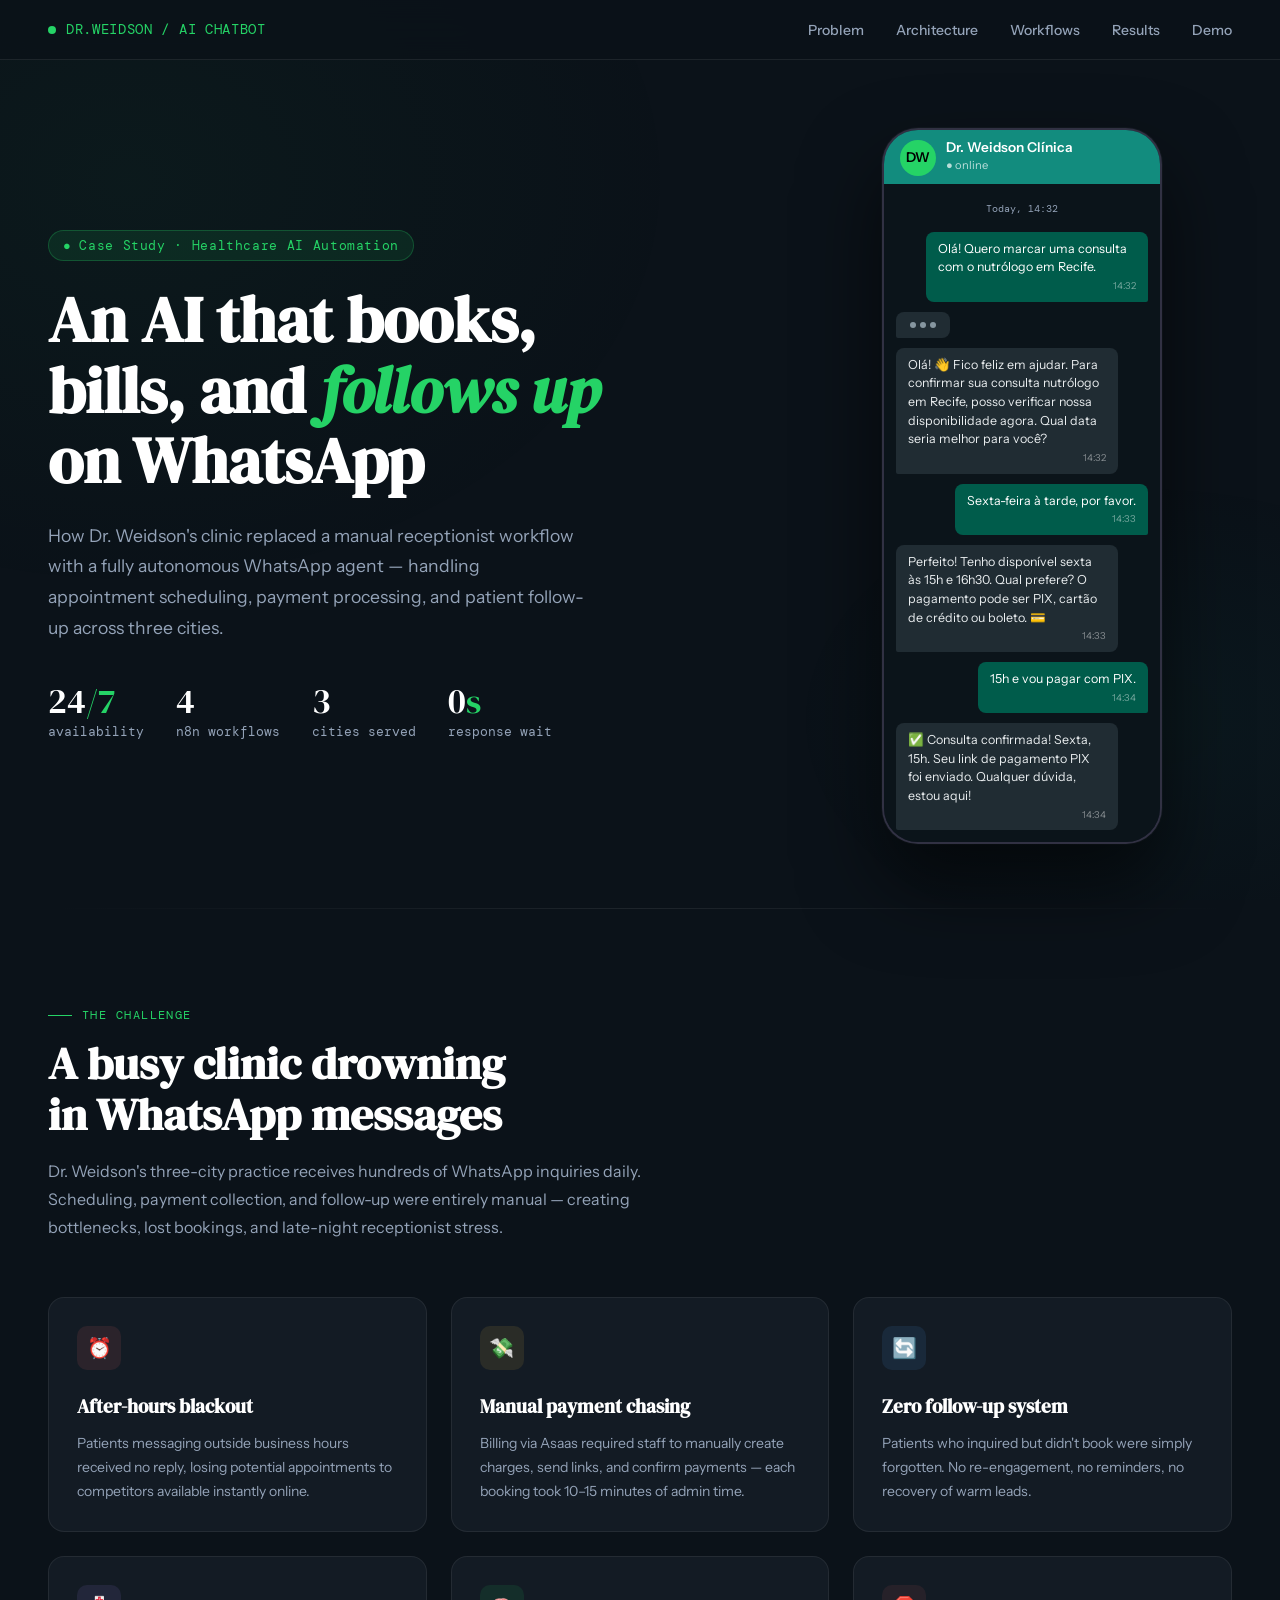
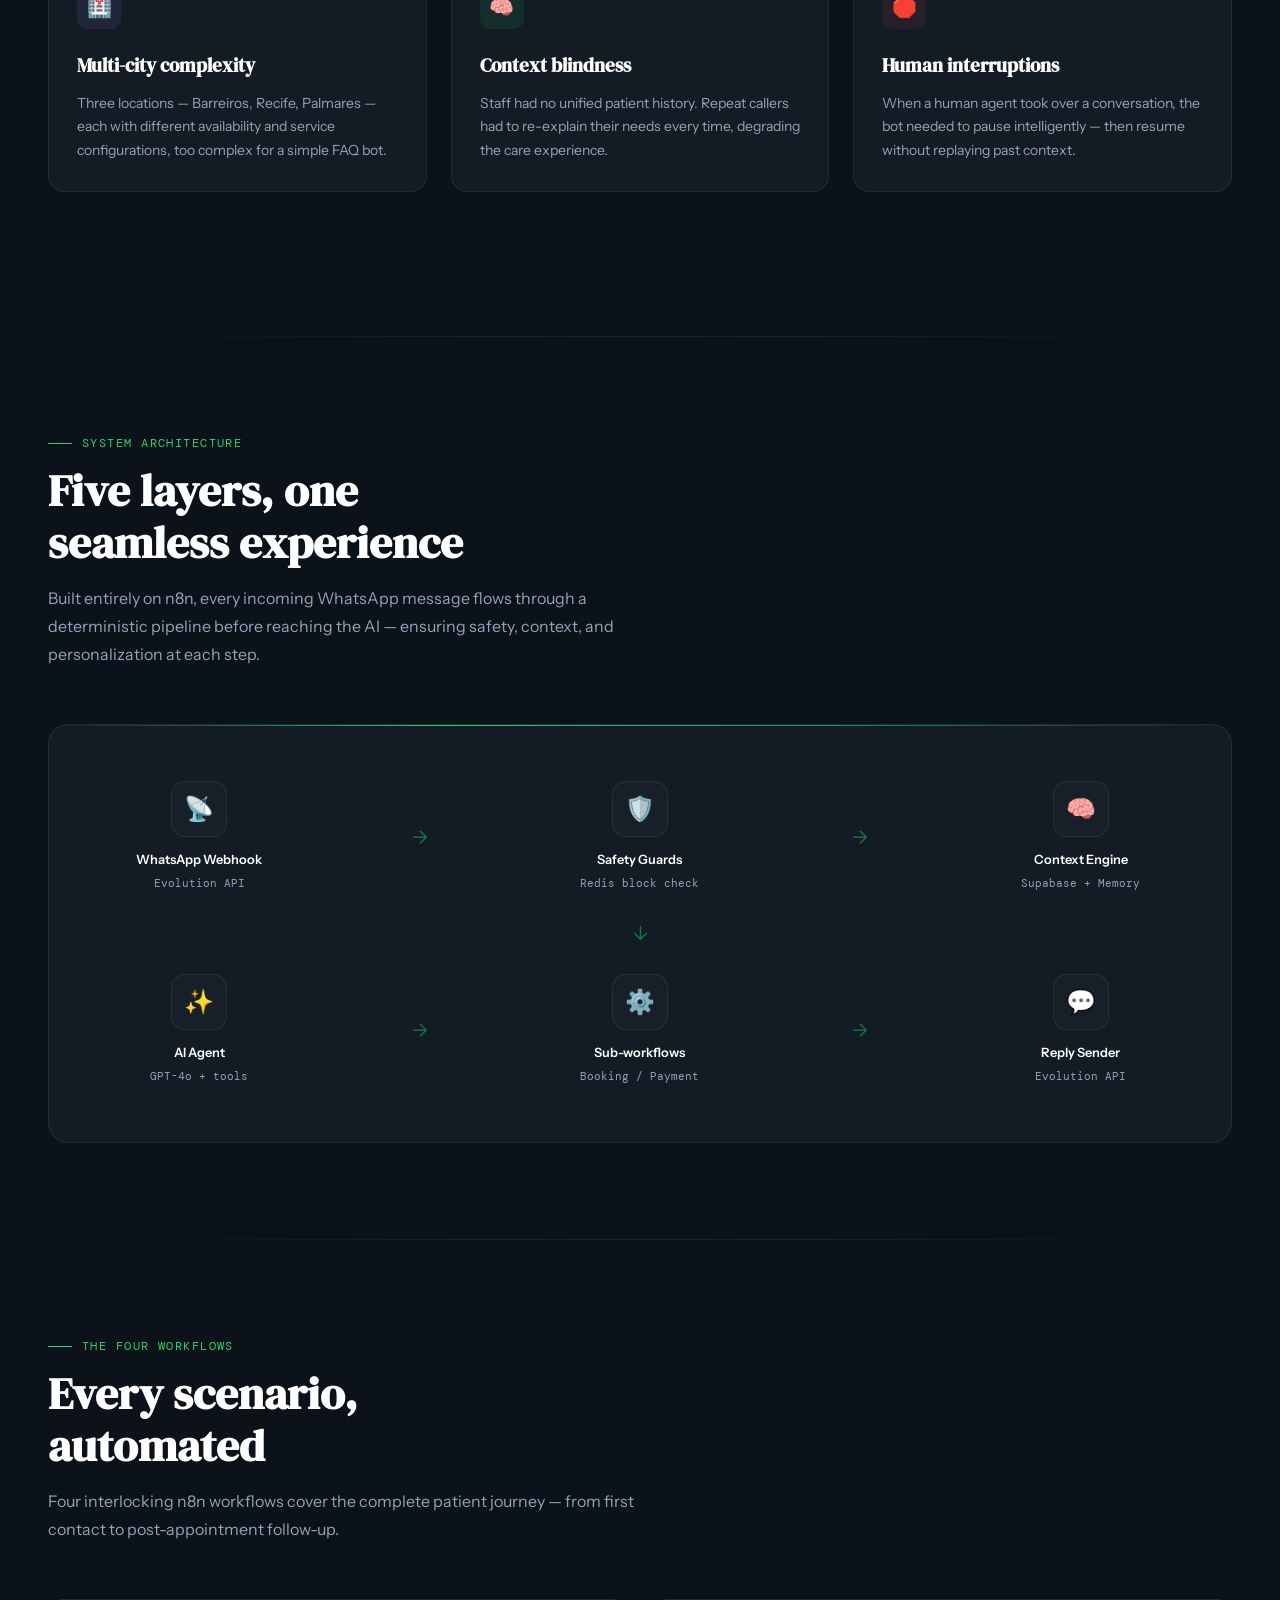
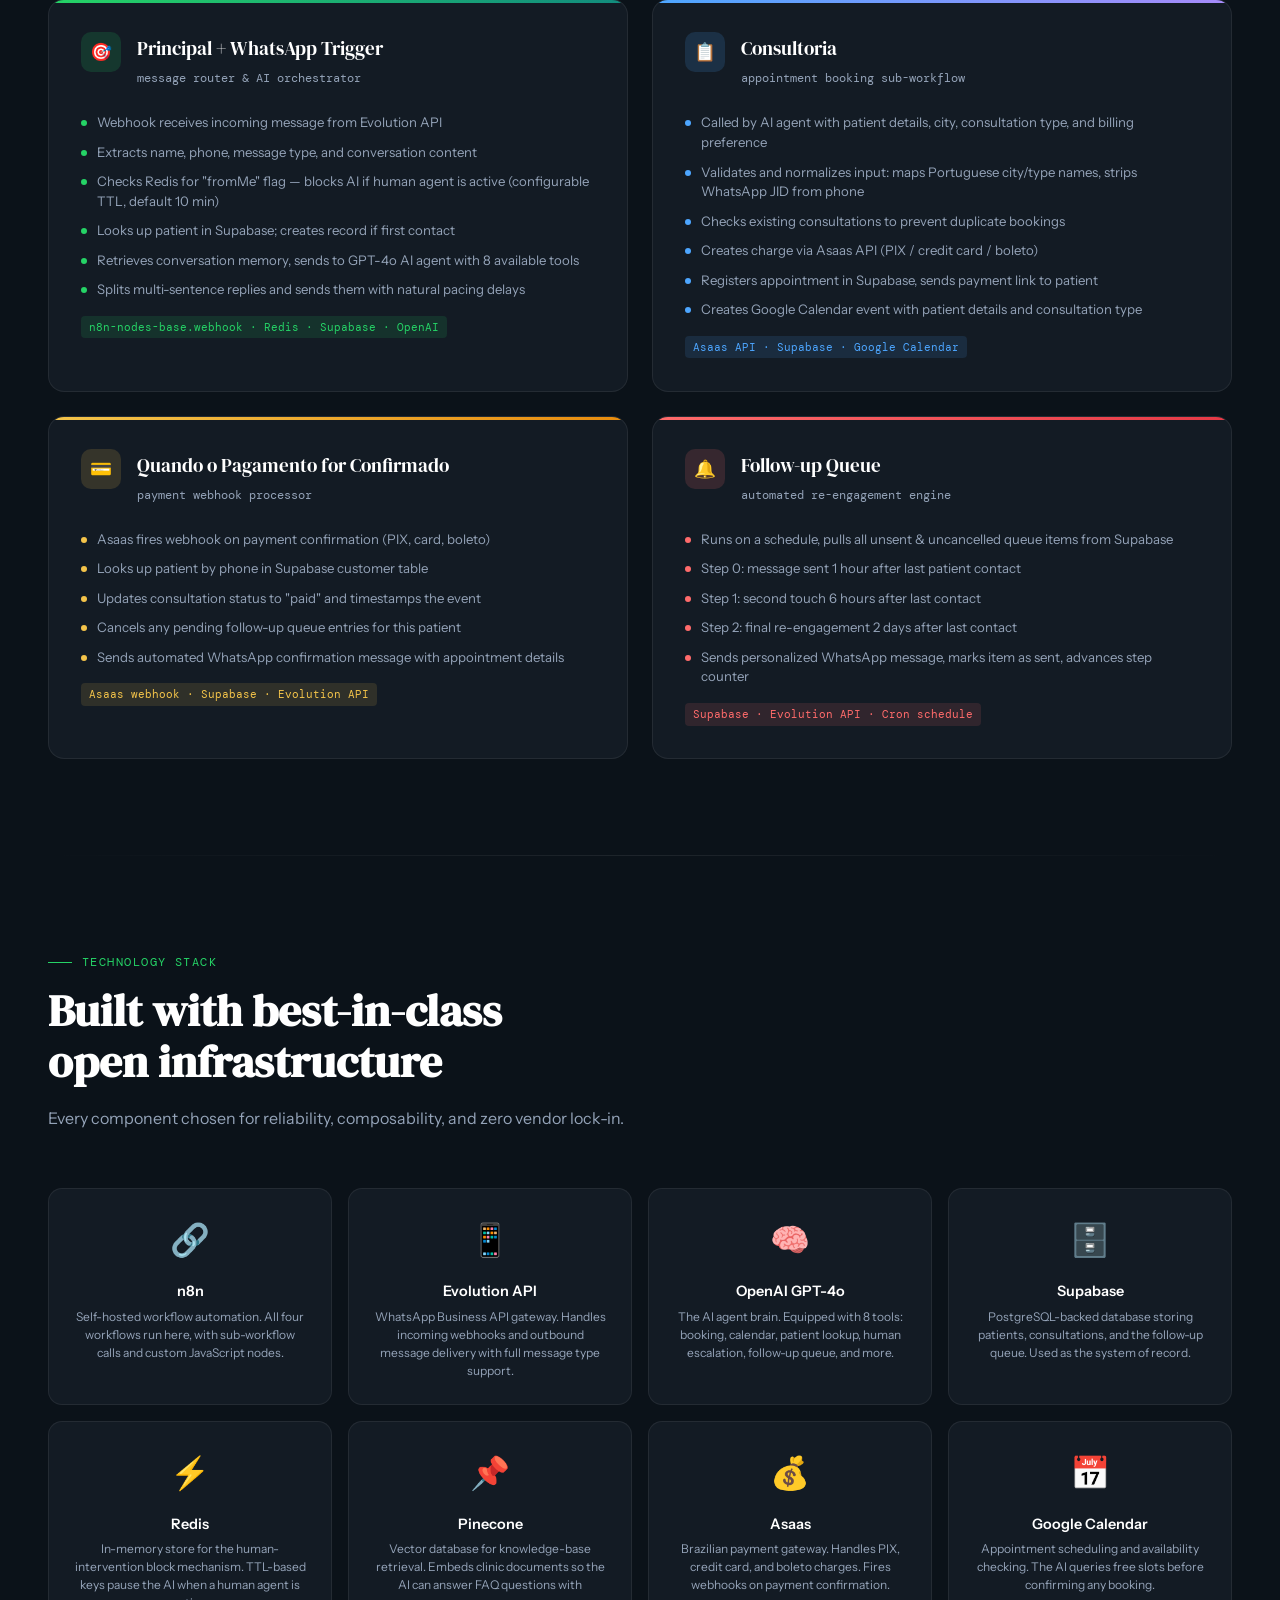
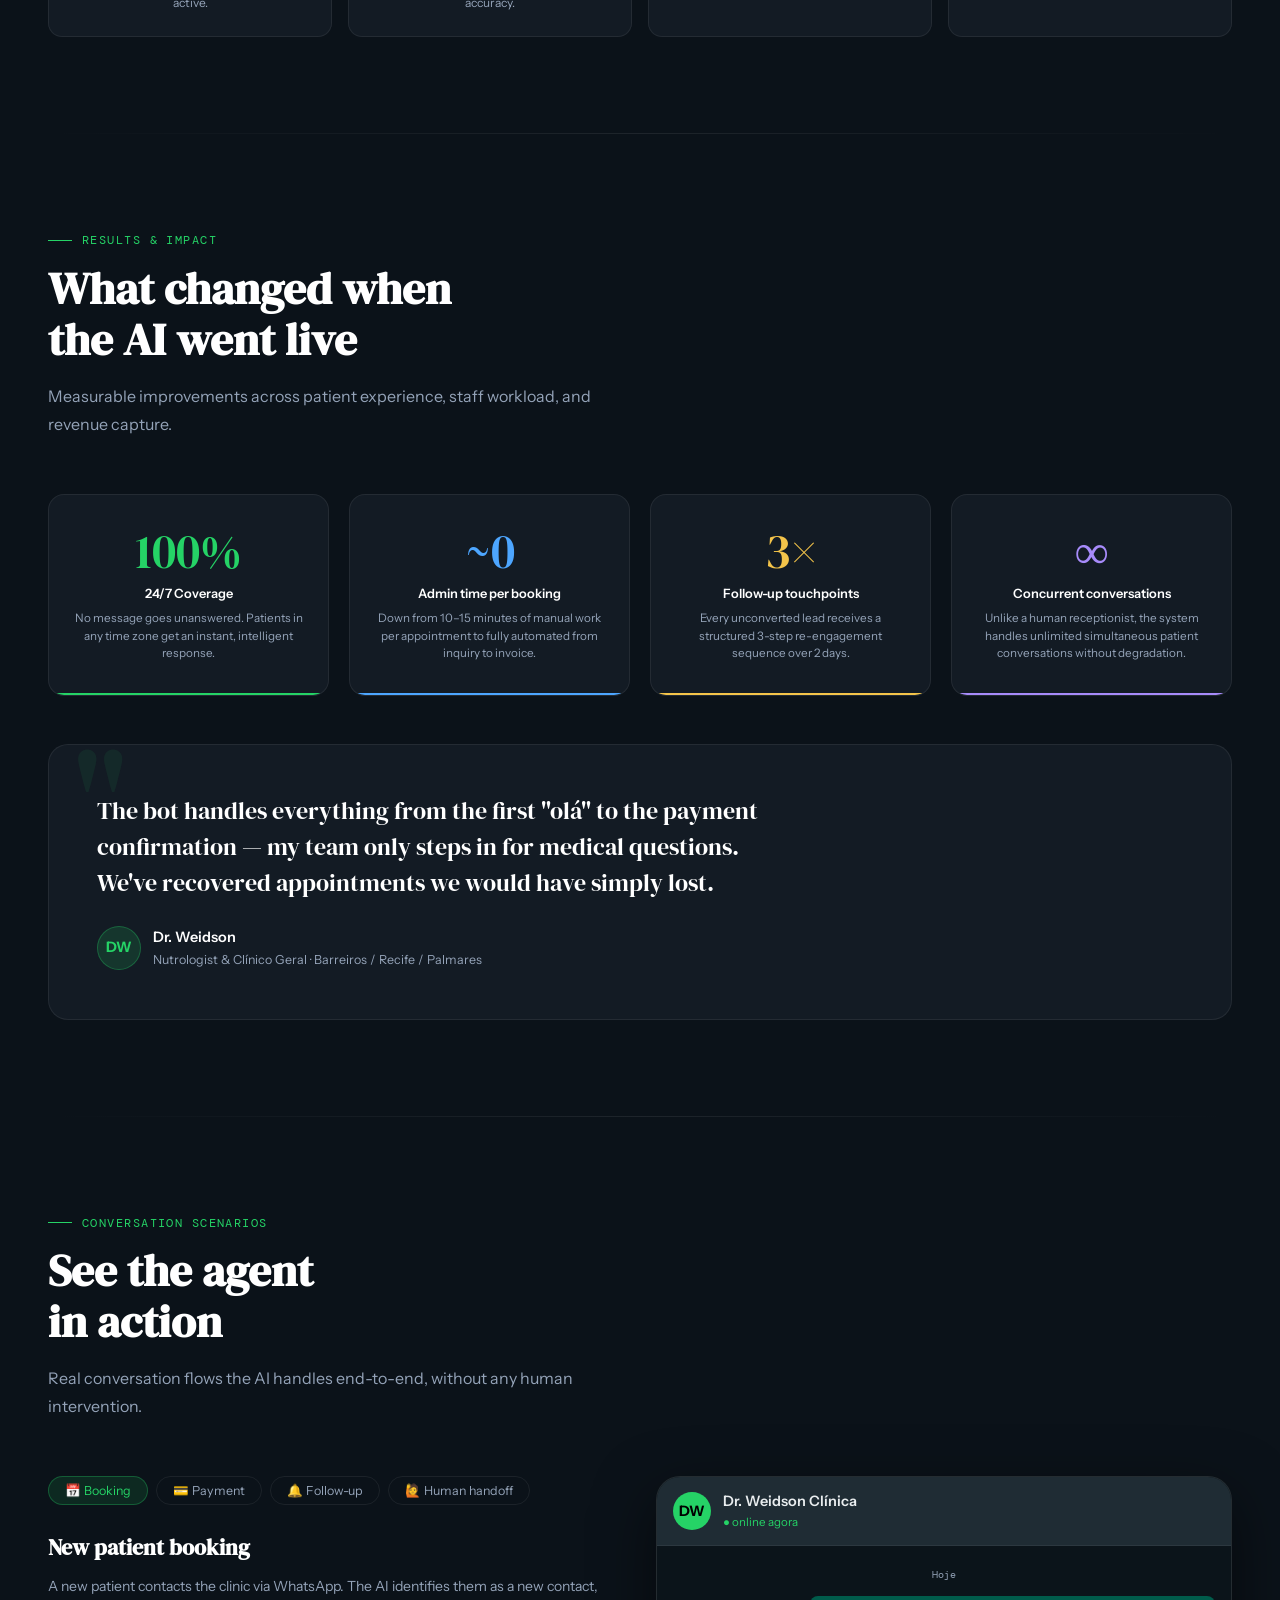
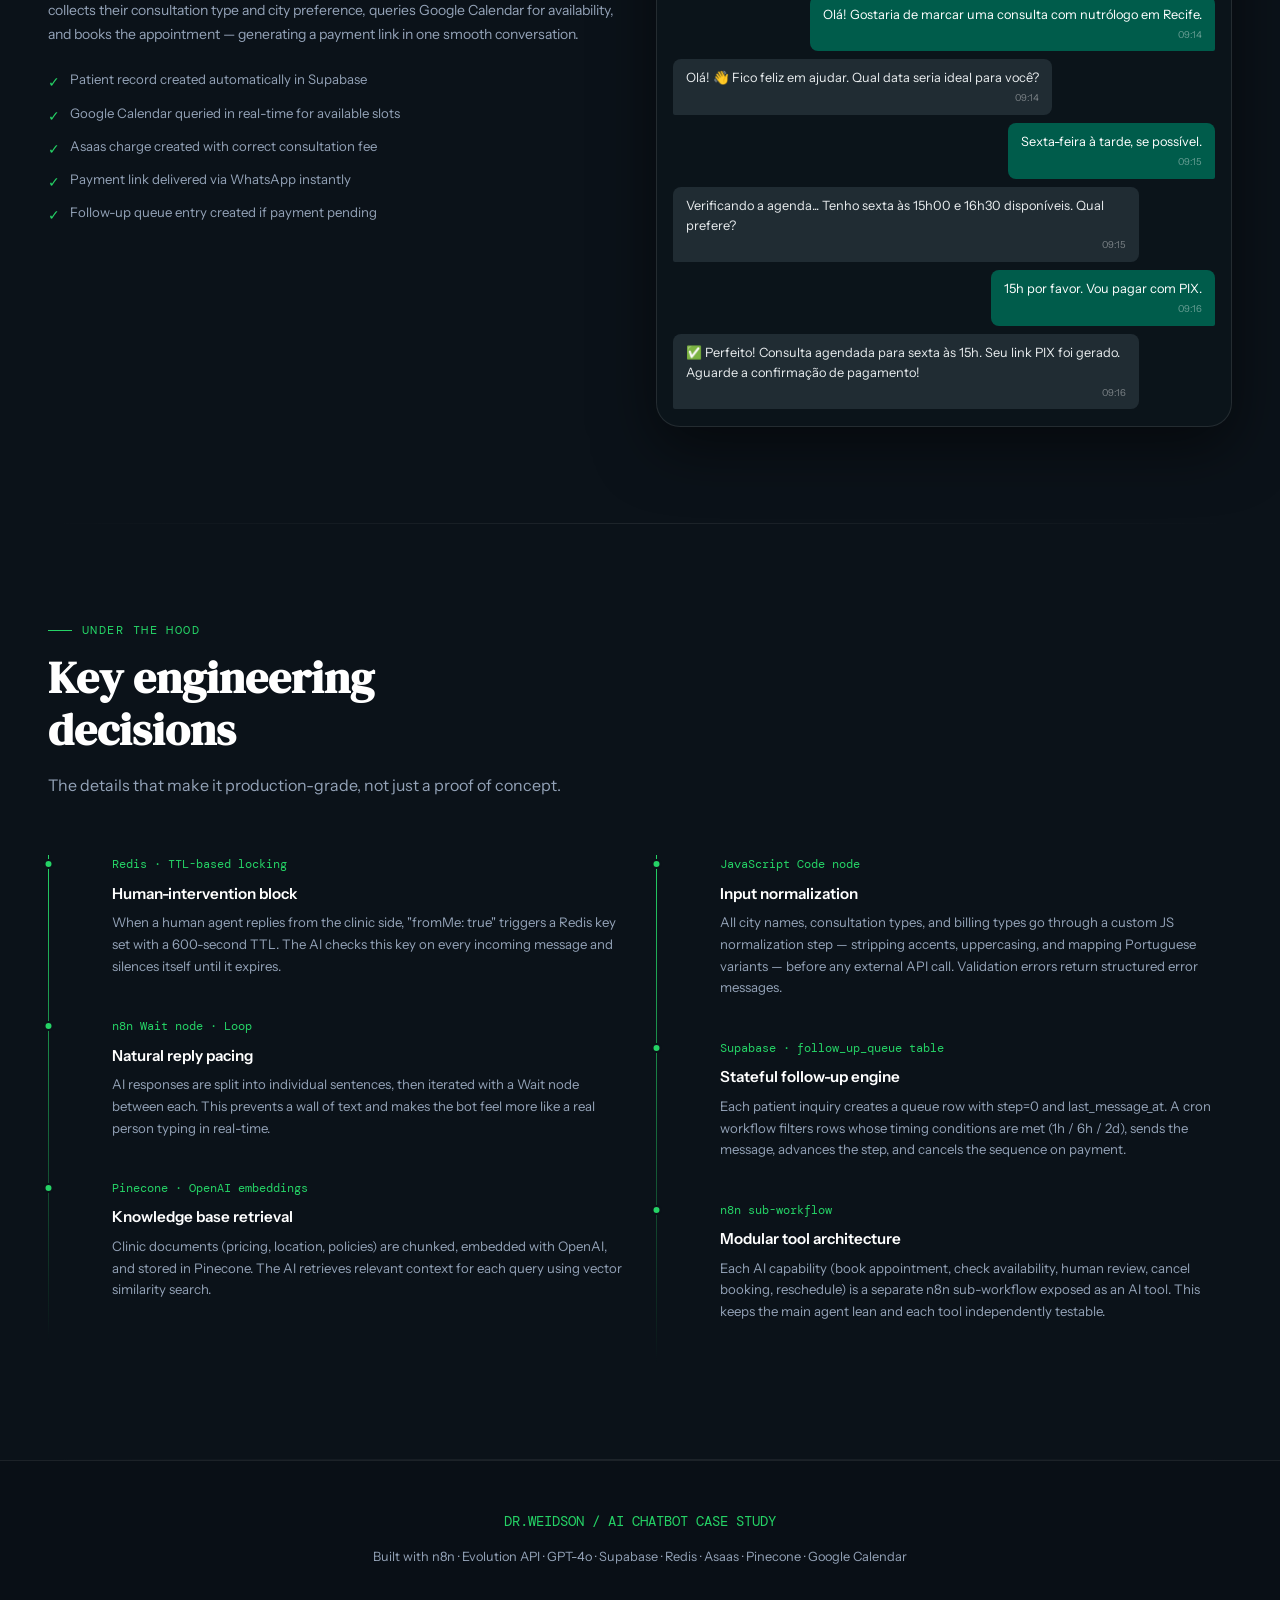
<file: public/case-studies/whatsapp-chatbot-case-study-portuguese.html>
<!DOCTYPE html>
<html lang="en">
<head>
<meta charset="UTF-8">
<meta name="viewport" content="width=device-width, initial-scale=1.0">
<title>Dr. Weidson AI — WhatsApp Chatbot Case Study</title>
<link rel="preconnect" href="https://fonts.googleapis.com">
<link href="https://fonts.googleapis.com/css2?family=DM+Serif+Display:ital@0;1&family=DM+Mono:wght@400;500&family=Instrument+Sans:wght@400;500;600&display=swap" rel="stylesheet">
<style>
  *, *::before, *::after { box-sizing: border-box; margin: 0; padding: 0; }

  :root {
    --green: #25D366;
    --green-dark: #128C7E;
    --green-pale: #DCF8C6;
    --ink: #0d1117;
    --ink2: #1e2631;
    --muted: #5c6a7a;
    --muted2: #8a97a6;
    --line: rgba(255,255,255,0.08);
    --card-bg: #131b24;
    --card-border: rgba(255,255,255,0.07);
    --accent: #25D366;
    --accent2: #128C7E;
    --gold: #f4c44a;
    --coral: #ff6b6b;
    --blue: #4da6ff;
    --purple: #a78bfa;
    --white: #ffffff;
    --text: #e2e8f0;
    --text2: #94a3b8;
  }

  html { scroll-behavior: smooth; }

  body {
    font-family: 'Instrument Sans', sans-serif;
    background: #0b1219;
    color: var(--text);
    line-height: 1.7;
    overflow-x: hidden;
  }

  /* ─── BG TEXTURE ─── */
  body::before {
    content: '';
    position: fixed;
    inset: 0;
    background:
      radial-gradient(ellipse 800px 600px at 10% 20%, rgba(37,211,102,0.04) 0%, transparent 70%),
      radial-gradient(ellipse 600px 400px at 90% 80%, rgba(18,140,126,0.05) 0%, transparent 60%);
    pointer-events: none;
    z-index: 0;
  }

  /* ─── NAV ─── */
  nav {
    position: fixed;
    top: 0; left: 0; right: 0;
    z-index: 100;
    display: flex;
    align-items: center;
    justify-content: space-between;
    padding: 1rem 3rem;
    background: rgba(11,18,25,0.85);
    backdrop-filter: blur(16px);
    border-bottom: 1px solid var(--line);
  }

  .nav-logo {
    display: flex;
    align-items: center;
    gap: 10px;
    font-family: 'DM Mono', monospace;
    font-size: 0.85rem;
    color: var(--green);
    letter-spacing: 0.05em;
    text-decoration: none;
  }

  .nav-logo .dot {
    width: 8px; height: 8px;
    border-radius: 50%;
    background: var(--green);
    animation: pulse-dot 2s ease-in-out infinite;
  }

  @keyframes pulse-dot {
    0%, 100% { opacity: 1; transform: scale(1); }
    50% { opacity: 0.5; transform: scale(0.7); }
  }

  .nav-links {
    display: flex;
    gap: 2rem;
    list-style: none;
  }

  .nav-links a {
    color: var(--text2);
    text-decoration: none;
    font-size: 0.875rem;
    font-weight: 500;
    transition: color 0.2s;
  }

  .nav-links a:hover { color: var(--green); }

  /* ─── HERO ─── */
  .hero {
    position: relative;
    min-height: 100vh;
    display: flex;
    align-items: center;
    padding: 8rem 3rem 4rem;
  }

  .hero-inner {
    max-width: 1200px;
    margin: 0 auto;
    width: 100%;
    display: grid;
    grid-template-columns: 1fr 420px;
    gap: 4rem;
    align-items: center;
  }

  .hero-tag {
    display: inline-flex;
    align-items: center;
    gap: 8px;
    background: rgba(37,211,102,0.1);
    border: 1px solid rgba(37,211,102,0.25);
    border-radius: 100px;
    padding: 4px 14px;
    font-size: 0.8rem;
    font-family: 'DM Mono', monospace;
    color: var(--green);
    letter-spacing: 0.05em;
    margin-bottom: 1.5rem;
  }

  .hero h1 {
    font-family: 'DM Serif Display', serif;
    font-size: clamp(2.8rem, 5vw, 4.5rem);
    line-height: 1.1;
    color: var(--white);
    margin-bottom: 1.5rem;
  }

  .hero h1 em {
    font-style: italic;
    color: var(--green);
  }

  .hero-desc {
    font-size: 1.1rem;
    color: var(--text2);
    max-width: 540px;
    margin-bottom: 2.5rem;
    line-height: 1.75;
  }

  .hero-stats {
    display: flex;
    gap: 2rem;
    flex-wrap: wrap;
  }

  .hero-stat {
    display: flex;
    flex-direction: column;
    gap: 2px;
  }

  .hero-stat .number {
    font-family: 'DM Serif Display', serif;
    font-size: 2.2rem;
    color: var(--white);
    line-height: 1;
  }

  .hero-stat .number span {
    color: var(--green);
  }

  .hero-stat .label {
    font-size: 0.8rem;
    color: var(--text2);
    font-family: 'DM Mono', monospace;
  }

  /* ─── PHONE MOCKUP ─── */
  .phone-wrap {
    position: relative;
    display: flex;
    justify-content: center;
  }

  .phone {
    width: 280px;
    background: #1a1a2e;
    border-radius: 36px;
    border: 2px solid rgba(255,255,255,0.1);
    overflow: hidden;
    position: relative;
    box-shadow: 0 40px 80px rgba(0,0,0,0.6), 0 0 0 1px rgba(255,255,255,0.03);
  }

  .phone-status {
    background: #128C7E;
    padding: 10px 16px 8px;
    display: flex;
    align-items: center;
    gap: 10px;
  }

  .phone-avatar {
    width: 36px; height: 36px;
    border-radius: 50%;
    background: #25D366;
    display: flex;
    align-items: center;
    justify-content: center;
    font-size: 0.85rem;
    font-weight: 600;
    color: #000;
    flex-shrink: 0;
  }

  .phone-contact { flex: 1; }

  .phone-contact .name {
    font-size: 0.85rem;
    font-weight: 600;
    color: #fff;
    line-height: 1;
  }

  .phone-contact .status {
    font-size: 0.7rem;
    color: rgba(255,255,255,0.7);
    margin-top: 2px;
  }

  .phone-body {
    background: #0b141a;
    padding: 12px;
    min-height: 400px;
    display: flex;
    flex-direction: column;
    gap: 10px;
  }

  .chat-date {
    text-align: center;
    font-size: 0.65rem;
    color: var(--text2);
    font-family: 'DM Mono', monospace;
    margin: 4px 0;
  }

  .bubble {
    max-width: 88%;
    padding: 8px 12px;
    border-radius: 8px;
    font-size: 0.78rem;
    line-height: 1.5;
    position: relative;
  }

  .bubble.user {
    background: #005c4b;
    color: #fff;
    align-self: flex-end;
    border-bottom-right-radius: 2px;
  }

  .bubble.bot {
    background: #202c33;
    color: #e9edef;
    align-self: flex-start;
    border-bottom-left-radius: 2px;
  }

  .bubble-time {
    font-size: 0.6rem;
    color: rgba(255,255,255,0.45);
    text-align: right;
    margin-top: 2px;
    display: block;
  }

  .typing {
    background: #202c33;
    padding: 10px 14px;
    border-radius: 8px;
    border-bottom-left-radius: 2px;
    align-self: flex-start;
    display: flex;
    gap: 4px;
    align-items: center;
  }

  .typing span {
    width: 6px; height: 6px;
    border-radius: 50%;
    background: #8696a0;
    animation: blink 1.2s infinite;
  }

  .typing span:nth-child(2) { animation-delay: 0.2s; }
  .typing span:nth-child(3) { animation-delay: 0.4s; }

  @keyframes blink {
    0%, 80%, 100% { transform: scale(1); opacity: 0.5; }
    40% { transform: scale(1.2); opacity: 1; }
  }

  /* ─── SECTIONS ─── */
  section {
    position: relative;
    z-index: 1;
    padding: 6rem 3rem;
  }

  .container {
    max-width: 1200px;
    margin: 0 auto;
  }

  .section-label {
    font-family: 'DM Mono', monospace;
    font-size: 0.75rem;
    color: var(--green);
    letter-spacing: 0.12em;
    text-transform: uppercase;
    margin-bottom: 0.75rem;
    display: flex;
    align-items: center;
    gap: 10px;
  }

  .section-label::before {
    content: '';
    display: block;
    width: 24px;
    height: 1px;
    background: var(--green);
  }

  h2.section-title {
    font-family: 'DM Serif Display', serif;
    font-size: clamp(2rem, 3.5vw, 3rem);
    color: var(--white);
    line-height: 1.15;
    margin-bottom: 1rem;
  }

  .section-sub {
    font-size: 1rem;
    color: var(--text2);
    max-width: 600px;
    line-height: 1.75;
    margin-bottom: 3.5rem;
  }

  /* ─── DIVIDER ─── */
  .divider {
    height: 1px;
    background: linear-gradient(90deg, transparent, var(--line), transparent);
    margin: 0 3rem;
  }

  /* ─── PROBLEM CARDS ─── */
  .problem-grid {
    display: grid;
    grid-template-columns: repeat(3, 1fr);
    gap: 1.5rem;
    margin-bottom: 3rem;
  }

  .problem-card {
    background: var(--card-bg);
    border: 1px solid var(--card-border);
    border-radius: 16px;
    padding: 1.75rem;
    transition: border-color 0.3s, transform 0.3s;
  }

  .problem-card:hover {
    border-color: rgba(37,211,102,0.2);
    transform: translateY(-2px);
  }

  .problem-icon {
    width: 44px; height: 44px;
    border-radius: 10px;
    display: flex;
    align-items: center;
    justify-content: center;
    font-size: 1.25rem;
    margin-bottom: 1.25rem;
  }

  .problem-card h3 {
    font-family: 'DM Serif Display', serif;
    font-size: 1.2rem;
    color: var(--white);
    margin-bottom: 0.6rem;
  }

  .problem-card p {
    font-size: 0.875rem;
    color: var(--text2);
    line-height: 1.7;
  }

  /* ─── ARCHITECTURE ─── */
  .arch-section { background: transparent; }

  .arch-flow {
    background: var(--card-bg);
    border: 1px solid var(--card-border);
    border-radius: 20px;
    padding: 2.5rem;
    position: relative;
    overflow: hidden;
  }

  .arch-flow::before {
    content: '';
    position: absolute;
    top: -1px; left: 0; right: 0;
    height: 2px;
    background: linear-gradient(90deg, transparent, var(--green), var(--green-dark), transparent);
  }

  .flow-grid {
    display: grid;
    grid-template-columns: repeat(5, 1fr);
    gap: 0;
    align-items: center;
  }

  .flow-node {
    display: flex;
    flex-direction: column;
    align-items: center;
    text-align: center;
    padding: 1rem 0.5rem;
    cursor: pointer;
    transition: transform 0.2s;
  }

  .flow-node:hover { transform: translateY(-3px); }

  .flow-node .icon-wrap {
    width: 56px; height: 56px;
    border-radius: 14px;
    border: 1px solid var(--card-border);
    display: flex;
    align-items: center;
    justify-content: center;
    font-size: 1.5rem;
    margin-bottom: 0.75rem;
    transition: border-color 0.3s, background 0.3s;
    background: rgba(255,255,255,0.02);
  }

  .flow-node:hover .icon-wrap {
    border-color: rgba(37,211,102,0.35);
    background: rgba(37,211,102,0.05);
  }

  .flow-node .node-title {
    font-size: 0.8rem;
    font-weight: 600;
    color: var(--white);
    margin-bottom: 0.2rem;
  }

  .flow-node .node-sub {
    font-size: 0.7rem;
    color: var(--text2);
    font-family: 'DM Mono', monospace;
  }

  .flow-arrow {
    display: flex;
    align-items: center;
    justify-content: center;
    color: var(--green);
    font-size: 1.2rem;
    opacity: 0.5;
  }

  /* ─── WORKFLOWS ─── */
  .workflows-grid {
    display: grid;
    grid-template-columns: repeat(2, 1fr);
    gap: 1.5rem;
  }

  .workflow-card {
    background: var(--card-bg);
    border: 1px solid var(--card-border);
    border-radius: 16px;
    padding: 2rem;
    transition: border-color 0.3s;
    position: relative;
    overflow: hidden;
  }

  .workflow-card::after {
    content: '';
    position: absolute;
    top: 0; left: 0; right: 0;
    height: 3px;
  }

  .workflow-card.main::after { background: linear-gradient(90deg, var(--green), var(--green-dark)); }
  .workflow-card.consult::after { background: linear-gradient(90deg, var(--blue), var(--purple)); }
  .workflow-card.payment::after { background: linear-gradient(90deg, var(--gold), #e88c0e); }
  .workflow-card.followup::after { background: linear-gradient(90deg, var(--coral), #e63946); }

  .workflow-card:hover { border-color: rgba(255,255,255,0.15); }

  .wf-header {
    display: flex;
    align-items: flex-start;
    gap: 1rem;
    margin-bottom: 1.5rem;
  }

  .wf-badge {
    width: 40px; height: 40px;
    border-radius: 10px;
    display: flex;
    align-items: center;
    justify-content: center;
    font-size: 1.1rem;
    flex-shrink: 0;
  }

  .wf-badge.main { background: rgba(37,211,102,0.15); }
  .wf-badge.consult { background: rgba(77,166,255,0.15); }
  .wf-badge.payment { background: rgba(244,196,74,0.15); }
  .wf-badge.followup { background: rgba(255,107,107,0.15); }

  .wf-title { font-family: 'DM Serif Display', serif; font-size: 1.2rem; color: var(--white); margin-bottom: 0.2rem; }
  .wf-subtitle { font-size: 0.78rem; color: var(--text2); font-family: 'DM Mono', monospace; }

  .wf-steps {
    display: flex;
    flex-direction: column;
    gap: 0.6rem;
  }

  .wf-step {
    display: flex;
    align-items: flex-start;
    gap: 10px;
    font-size: 0.825rem;
    color: var(--text2);
    line-height: 1.5;
  }

  .step-dot {
    width: 6px; height: 6px;
    border-radius: 50%;
    margin-top: 7px;
    flex-shrink: 0;
    background: var(--muted2);
  }

  .step-dot.green { background: var(--green); }
  .step-dot.blue { background: var(--blue); }
  .step-dot.gold { background: var(--gold); }
  .step-dot.coral { background: var(--coral); }

  .wf-tag {
    display: inline-block;
    padding: 2px 8px;
    border-radius: 4px;
    font-size: 0.68rem;
    font-family: 'DM Mono', monospace;
    margin-top: 1rem;
  }

  .wf-tag.green { background: rgba(37,211,102,0.12); color: var(--green); }
  .wf-tag.blue { background: rgba(77,166,255,0.12); color: var(--blue); }
  .wf-tag.gold { background: rgba(244,196,74,0.12); color: var(--gold); }
  .wf-tag.coral { background: rgba(255,107,107,0.12); color: var(--coral); }

  /* ─── TECH STACK ─── */
  .tech-grid {
    display: grid;
    grid-template-columns: repeat(4, 1fr);
    gap: 1rem;
  }

  .tech-card {
    background: var(--card-bg);
    border: 1px solid var(--card-border);
    border-radius: 14px;
    padding: 1.5rem;
    text-align: center;
    transition: all 0.3s;
    cursor: default;
  }

  .tech-card:hover {
    border-color: rgba(37,211,102,0.2);
    transform: translateY(-2px);
  }

  .tech-logo {
    font-size: 2rem;
    margin-bottom: 0.75rem;
    display: block;
  }

  .tech-name {
    font-weight: 600;
    font-size: 0.9rem;
    color: var(--white);
    margin-bottom: 0.25rem;
  }

  .tech-desc {
    font-size: 0.75rem;
    color: var(--text2);
    line-height: 1.5;
  }

  /* ─── RESULTS ─── */
  .results-grid {
    display: grid;
    grid-template-columns: repeat(4, 1fr);
    gap: 1.25rem;
    margin-bottom: 3rem;
  }

  .result-card {
    background: var(--card-bg);
    border: 1px solid var(--card-border);
    border-radius: 16px;
    padding: 2rem 1.5rem;
    text-align: center;
    transition: all 0.3s;
    position: relative;
    overflow: hidden;
  }

  .result-card::before {
    content: '';
    position: absolute;
    bottom: 0; left: 0; right: 0;
    height: 2px;
  }

  .result-card:nth-child(1)::before { background: var(--green); }
  .result-card:nth-child(2)::before { background: var(--blue); }
  .result-card:nth-child(3)::before { background: var(--gold); }
  .result-card:nth-child(4)::before { background: var(--purple); }

  .result-card:hover {
    border-color: rgba(255,255,255,0.12);
    transform: translateY(-3px);
  }

  .result-number {
    font-family: 'DM Serif Display', serif;
    font-size: 3rem;
    line-height: 1;
    margin-bottom: 0.5rem;
    display: block;
  }

  .result-card:nth-child(1) .result-number { color: var(--green); }
  .result-card:nth-child(2) .result-number { color: var(--blue); }
  .result-card:nth-child(3) .result-number { color: var(--gold); }
  .result-card:nth-child(4) .result-number { color: var(--purple); }

  .result-label {
    font-size: 0.8rem;
    font-weight: 600;
    color: var(--white);
    margin-bottom: 0.35rem;
  }

  .result-desc {
    font-size: 0.73rem;
    color: var(--text2);
    line-height: 1.5;
  }

  /* ─── CONVERSATION DEMO ─── */
  .demo-section {
    background: transparent;
  }

  .demo-grid {
    display: grid;
    grid-template-columns: 1fr 1fr;
    gap: 2rem;
    align-items: start;
  }

  .demo-phone-wrap {
    position: sticky;
    top: 100px;
  }

  .demo-phone {
    background: #0b141a;
    border-radius: 24px;
    border: 1px solid rgba(255,255,255,0.1);
    overflow: hidden;
    box-shadow: 0 20px 60px rgba(0,0,0,0.5);
  }

  .demo-phone-header {
    background: #1f2c34;
    padding: 12px 16px;
    display: flex;
    align-items: center;
    gap: 12px;
    border-bottom: 1px solid rgba(255,255,255,0.06);
  }

  .demo-avatar {
    width: 38px; height: 38px;
    border-radius: 50%;
    background: var(--green);
    display: flex;
    align-items: center;
    justify-content: center;
    font-weight: 700;
    font-size: 0.9rem;
    color: #000;
    flex-shrink: 0;
  }

  .demo-name { font-size: 0.9rem; font-weight: 600; color: #e9edef; }
  .demo-status { font-size: 0.72rem; color: var(--green); }

  .demo-messages {
    padding: 16px;
    min-height: 480px;
    display: flex;
    flex-direction: column;
    gap: 8px;
    overflow: hidden;
  }

  .dm-date {
    text-align: center;
    font-size: 0.65rem;
    color: var(--text2);
    font-family: 'DM Mono', monospace;
    margin: 4px 0;
  }

  .dm { max-width: 86%; padding: 9px 13px; border-radius: 8px; font-size: 0.8rem; line-height: 1.55; }
  .dm.u { background: #005c4b; color: #fff; align-self: flex-end; border-bottom-right-radius: 2px; }
  .dm.b { background: #202c33; color: #e9edef; align-self: flex-start; border-bottom-left-radius: 2px; }
  .dm-time { font-size: 0.6rem; color: rgba(255,255,255,0.4); text-align: right; margin-top: 3px; display: block; }

  .scenario-tabs {
    display: flex;
    gap: 0.5rem;
    margin-bottom: 1.5rem;
    flex-wrap: wrap;
  }

  .tab-btn {
    padding: 6px 16px;
    border-radius: 100px;
    border: 1px solid var(--card-border);
    background: transparent;
    color: var(--text2);
    font-size: 0.78rem;
    font-family: 'Instrument Sans', sans-serif;
    cursor: pointer;
    transition: all 0.2s;
  }

  .tab-btn.active, .tab-btn:hover {
    background: rgba(37,211,102,0.12);
    border-color: rgba(37,211,102,0.3);
    color: var(--green);
  }

  .scenario-panel { display: none; }
  .scenario-panel.active { display: block; }

  .scenario-title {
    font-family: 'DM Serif Display', serif;
    font-size: 1.4rem;
    color: var(--white);
    margin-bottom: 0.5rem;
  }

  .scenario-desc {
    font-size: 0.875rem;
    color: var(--text2);
    line-height: 1.7;
    margin-bottom: 1.5rem;
  }

  .feature-list {
    display: flex;
    flex-direction: column;
    gap: 0.6rem;
  }

  .feature-item {
    display: flex;
    align-items: flex-start;
    gap: 10px;
    font-size: 0.825rem;
    color: var(--text2);
    line-height: 1.5;
  }

  .feature-item .check {
    color: var(--green);
    font-size: 0.9rem;
    margin-top: 2px;
    flex-shrink: 0;
  }

  /* ─── TIMELINE ─── */
  .timeline {
    position: relative;
    padding-left: 2rem;
  }

  .timeline::before {
    content: '';
    position: absolute;
    left: 0; top: 0; bottom: 0;
    width: 1px;
    background: linear-gradient(to bottom, var(--green), transparent);
  }

  .tl-item {
    position: relative;
    padding-bottom: 2.5rem;
    padding-left: 2rem;
  }

  .tl-dot {
    position: absolute;
    left: -2rem;
    top: 4px;
    width: 10px; height: 10px;
    border-radius: 50%;
    background: var(--green);
    border: 2px solid #0b1219;
    transform: translateX(-4.5px);
  }

  .tl-meta {
    font-family: 'DM Mono', monospace;
    font-size: 0.72rem;
    color: var(--green);
    margin-bottom: 0.35rem;
  }

  .tl-title {
    font-weight: 600;
    color: var(--white);
    font-size: 0.95rem;
    margin-bottom: 0.35rem;
  }

  .tl-body {
    font-size: 0.825rem;
    color: var(--text2);
    line-height: 1.65;
  }

  /* ─── QUOTE ─── */
  .quote-block {
    background: var(--card-bg);
    border: 1px solid var(--card-border);
    border-radius: 20px;
    padding: 3rem;
    position: relative;
    overflow: hidden;
  }

  .quote-block::before {
    content: '"';
    position: absolute;
    top: -10px; left: 24px;
    font-family: 'DM Serif Display', serif;
    font-size: 8rem;
    color: rgba(37,211,102,0.08);
    line-height: 1;
  }

  .quote-text {
    font-family: 'DM Serif Display', serif;
    font-size: 1.5rem;
    color: var(--white);
    line-height: 1.5;
    margin-bottom: 1.5rem;
    max-width: 700px;
  }

  .quote-author {
    display: flex;
    align-items: center;
    gap: 12px;
  }

  .quote-avatar {
    width: 44px; height: 44px;
    border-radius: 50%;
    background: rgba(37,211,102,0.15);
    border: 1px solid rgba(37,211,102,0.3);
    display: flex;
    align-items: center;
    justify-content: center;
    font-weight: 700;
    font-size: 0.9rem;
    color: var(--green);
  }

  .quote-name { font-weight: 600; font-size: 0.9rem; color: var(--white); }
  .quote-role { font-size: 0.78rem; color: var(--text2); }

  /* ─── FOOTER ─── */
  footer {
    background: #090f16;
    border-top: 1px solid var(--line);
    padding: 3rem;
    text-align: center;
  }

  .footer-logo {
    font-family: 'DM Mono', monospace;
    font-size: 0.9rem;
    color: var(--green);
    margin-bottom: 0.75rem;
  }

  .footer-text {
    font-size: 0.8rem;
    color: var(--text2);
  }

  /* ─── CODE BLOCK ─── */
  .code-block {
    background: #0d1520;
    border: 1px solid var(--card-border);
    border-radius: 12px;
    padding: 1.5rem;
    font-family: 'DM Mono', monospace;
    font-size: 0.75rem;
    color: #8d9db8;
    line-height: 1.8;
    overflow-x: auto;
  }

  .code-block .kw { color: #89ddff; }
  .code-block .str { color: #c3e88d; }
  .code-block .key { color: #f07178; }
  .code-block .val { color: #ffcb6b; }
  .code-block .cm { color: #546e7a; font-style: italic; }

  /* ─── ANIMATIONS ─── */
  .fade-in {
    opacity: 0;
    transform: translateY(24px);
    transition: opacity 0.6s ease, transform 0.6s ease;
  }

  .fade-in.visible {
    opacity: 1;
    transform: translateY(0);
  }

  /* ─── RESPONSIVE ─── */
  @media (max-width: 900px) {
    nav { padding: 1rem 1.5rem; }
    .hero { padding: 7rem 1.5rem 3rem; }
    .hero-inner { grid-template-columns: 1fr; }
    .phone-wrap { display: none; }
    section { padding: 4rem 1.5rem; }
    .problem-grid { grid-template-columns: 1fr; }
    .flow-grid { grid-template-columns: 1fr; }
    .flow-arrow { transform: rotate(90deg); }
    .workflows-grid { grid-template-columns: 1fr; }
    .tech-grid { grid-template-columns: repeat(2, 1fr); }
    .results-grid { grid-template-columns: repeat(2, 1fr); }
    .demo-grid { grid-template-columns: 1fr; }
    .demo-phone-wrap { position: static; }
    .divider { margin: 0 1.5rem; }
  }
</style>
</head>
<body>

<!-- NAV -->
<nav>
  <a class="nav-logo" href="#">
    <span class="dot"></span>
    DR.WEIDSON / AI CHATBOT
  </a>
  <ul class="nav-links">
    <li><a href="#problem">Problem</a></li>
    <li><a href="#architecture">Architecture</a></li>
    <li><a href="#workflows">Workflows</a></li>
    <li><a href="#results">Results</a></li>
    <li><a href="#demo">Demo</a></li>
  </ul>
</nav>

<!-- HERO -->
<section class="hero">
  <div class="hero-inner">
    <div>
      <div class="hero-tag">
        <span>●</span> Case Study · Healthcare AI Automation
      </div>
      <h1>
        An AI that books,<br>
        bills, and <em>follows up</em><br>
        on WhatsApp
      </h1>
      <p class="hero-desc">
        How Dr. Weidson's clinic replaced a manual receptionist workflow with a fully autonomous WhatsApp agent — handling appointment scheduling, payment processing, and patient follow-up across three cities.
      </p>
      <div class="hero-stats">
        <div class="hero-stat">
          <span class="number">24<span>/7</span></span>
          <span class="label">availability</span>
        </div>
        <div class="hero-stat">
          <span class="number">4</span>
          <span class="label">n8n workflows</span>
        </div>
        <div class="hero-stat">
          <span class="number">3</span>
          <span class="label">cities served</span>
        </div>
        <div class="hero-stat">
          <span class="number">0<span>s</span></span>
          <span class="label">response wait</span>
        </div>
      </div>
    </div>

    <!-- Phone mockup -->
    <div class="phone-wrap">
      <div class="phone">
        <div class="phone-status">
          <div class="phone-avatar">DW</div>
          <div class="phone-contact">
            <div class="name">Dr. Weidson Clínica</div>
            <div class="status">● online</div>
          </div>
        </div>
        <div class="phone-body">
          <div class="chat-date">Today, 14:32</div>
          <div class="bubble user">
            Olá! Quero marcar uma consulta com o nutrólogo em Recife.
            <span class="bubble-time">14:32</span>
          </div>
          <div class="typing">
            <span></span><span></span><span></span>
          </div>
          <div class="bubble bot">
            Olá! 👋 Fico feliz em ajudar. Para confirmar sua consulta nutrólogo em Recife, posso verificar nossa disponibilidade agora. Qual data seria melhor para você?
            <span class="bubble-time">14:32</span>
          </div>
          <div class="bubble user">
            Sexta-feira à tarde, por favor.
            <span class="bubble-time">14:33</span>
          </div>
          <div class="bubble bot">
            Perfeito! Tenho disponível sexta às 15h e 16h30. Qual prefere? O pagamento pode ser PIX, cartão de crédito ou boleto. 💳
            <span class="bubble-time">14:33</span>
          </div>
          <div class="bubble user">
            15h e vou pagar com PIX.
            <span class="bubble-time">14:34</span>
          </div>
          <div class="bubble bot">
            ✅ Consulta confirmada! Sexta, 15h. Seu link de pagamento PIX foi enviado. Qualquer dúvida, estou aqui!
            <span class="bubble-time">14:34</span>
          </div>
        </div>
      </div>
    </div>
  </div>
</section>

<div class="divider"></div>

<!-- PROBLEM -->
<section id="problem">
  <div class="container">
    <p class="section-label">The Challenge</p>
    <h2 class="section-title">A busy clinic drowning<br>in WhatsApp messages</h2>
    <p class="section-sub">
      Dr. Weidson's three-city practice receives hundreds of WhatsApp inquiries daily. Scheduling, payment collection, and follow-up were entirely manual — creating bottlenecks, lost bookings, and late-night receptionist stress.
    </p>

    <div class="problem-grid fade-in">
      <div class="problem-card">
        <div class="problem-icon" style="background: rgba(255,107,107,0.1);">⏰</div>
        <h3>After-hours blackout</h3>
        <p>Patients messaging outside business hours received no reply, losing potential appointments to competitors available instantly online.</p>
      </div>
      <div class="problem-card">
        <div class="problem-icon" style="background: rgba(244,196,74,0.1);">💸</div>
        <h3>Manual payment chasing</h3>
        <p>Billing via Asaas required staff to manually create charges, send links, and confirm payments — each booking took 10–15 minutes of admin time.</p>
      </div>
      <div class="problem-card">
        <div class="problem-icon" style="background: rgba(77,166,255,0.1);">🔄</div>
        <h3>Zero follow-up system</h3>
        <p>Patients who inquired but didn't book were simply forgotten. No re-engagement, no reminders, no recovery of warm leads.</p>
      </div>
      <div class="problem-card">
        <div class="problem-icon" style="background: rgba(167,139,250,0.1);">🏥</div>
        <h3>Multi-city complexity</h3>
        <p>Three locations — Barreiros, Recife, Palmares — each with different availability and service configurations, too complex for a simple FAQ bot.</p>
      </div>
      <div class="problem-card">
        <div class="problem-icon" style="background: rgba(37,211,102,0.1);">🧠</div>
        <h3>Context blindness</h3>
        <p>Staff had no unified patient history. Repeat callers had to re-explain their needs every time, degrading the care experience.</p>
      </div>
      <div class="problem-card">
        <div class="problem-icon" style="background: rgba(255,107,107,0.08);">🛑</div>
        <h3>Human interruptions</h3>
        <p>When a human agent took over a conversation, the bot needed to pause intelligently — then resume without replaying past context.</p>
      </div>
    </div>
  </div>
</section>

<div class="divider"></div>

<!-- ARCHITECTURE -->
<section id="architecture">
  <div class="container">
    <p class="section-label">System Architecture</p>
    <h2 class="section-title">Five layers, one<br>seamless experience</h2>
    <p class="section-sub">
      Built entirely on n8n, every incoming WhatsApp message flows through a deterministic pipeline before reaching the AI — ensuring safety, context, and personalization at each step.
    </p>

    <div class="arch-flow fade-in">
      <div class="flow-grid">
        <div class="flow-node" onclick="showDetail('webhook')">
          <div class="icon-wrap">📡</div>
          <div class="node-title">WhatsApp Webhook</div>
          <div class="node-sub">Evolution API</div>
        </div>
        <div class="flow-arrow">→</div>
        <div class="flow-node" onclick="showDetail('guard')">
          <div class="icon-wrap">🛡️</div>
          <div class="node-title">Safety Guards</div>
          <div class="node-sub">Redis block check</div>
        </div>
        <div class="flow-arrow">→</div>
        <div class="flow-node" onclick="showDetail('context')">
          <div class="icon-wrap">🧠</div>
          <div class="node-title">Context Engine</div>
          <div class="node-sub">Supabase + Memory</div>
        </div>
      </div>
      <div style="display: flex; justify-content: center; margin: 0.5rem 0; color: var(--green); opacity: 0.5; font-size: 1.2rem;">↓</div>
      <div class="flow-grid">
        <div class="flow-node" onclick="showDetail('ai')">
          <div class="icon-wrap">✨</div>
          <div class="node-title">AI Agent</div>
          <div class="node-sub">GPT-4o + tools</div>
        </div>
        <div class="flow-arrow">→</div>
        <div class="flow-node" onclick="showDetail('sub')">
          <div class="icon-wrap">⚙️</div>
          <div class="node-title">Sub-workflows</div>
          <div class="node-sub">Booking / Payment</div>
        </div>
        <div class="flow-arrow">→</div>
        <div class="flow-node" onclick="showDetail('reply')">
          <div class="icon-wrap">💬</div>
          <div class="node-title">Reply Sender</div>
          <div class="node-sub">Evolution API</div>
        </div>
      </div>
      <div id="arch-detail" style="display:none; margin-top: 1.5rem; padding: 1.25rem; background: rgba(37,211,102,0.05); border: 1px solid rgba(37,211,102,0.15); border-radius: 12px; font-size: 0.85rem; color: var(--text2); line-height: 1.7;">
      </div>
    </div>
  </div>
</section>

<div class="divider"></div>

<!-- WORKFLOWS -->
<section id="workflows">
  <div class="container">
    <p class="section-label">The Four Workflows</p>
    <h2 class="section-title">Every scenario,<br>automated</h2>
    <p class="section-sub">
      Four interlocking n8n workflows cover the complete patient journey — from first contact to post-appointment follow-up.
    </p>

    <div class="workflows-grid fade-in">

      <!-- Main workflow -->
      <div class="workflow-card main">
        <div class="wf-header">
          <div class="wf-badge main">🎯</div>
          <div>
            <div class="wf-title">Principal + WhatsApp Trigger</div>
            <div class="wf-subtitle">message router & AI orchestrator</div>
          </div>
        </div>
        <div class="wf-steps">
          <div class="wf-step"><div class="step-dot green"></div>Webhook receives incoming message from Evolution API</div>
          <div class="wf-step"><div class="step-dot green"></div>Extracts name, phone, message type, and conversation content</div>
          <div class="wf-step"><div class="step-dot green"></div>Checks Redis for "fromMe" flag — blocks AI if human agent is active (configurable TTL, default 10 min)</div>
          <div class="wf-step"><div class="step-dot green"></div>Looks up patient in Supabase; creates record if first contact</div>
          <div class="wf-step"><div class="step-dot green"></div>Retrieves conversation memory, sends to GPT-4o AI agent with 8 available tools</div>
          <div class="wf-step"><div class="step-dot green"></div>Splits multi-sentence replies and sends them with natural pacing delays</div>
        </div>
        <span class="wf-tag green">n8n-nodes-base.webhook · Redis · Supabase · OpenAI</span>
      </div>

      <!-- Consultoria -->
      <div class="workflow-card consult">
        <div class="wf-header">
          <div class="wf-badge consult">📋</div>
          <div>
            <div class="wf-title">Consultoria</div>
            <div class="wf-subtitle">appointment booking sub-workflow</div>
          </div>
        </div>
        <div class="wf-steps">
          <div class="wf-step"><div class="step-dot blue"></div>Called by AI agent with patient details, city, consultation type, and billing preference</div>
          <div class="wf-step"><div class="step-dot blue"></div>Validates and normalizes input: maps Portuguese city/type names, strips WhatsApp JID from phone</div>
          <div class="wf-step"><div class="step-dot blue"></div>Checks existing consultations to prevent duplicate bookings</div>
          <div class="wf-step"><div class="step-dot blue"></div>Creates charge via Asaas API (PIX / credit card / boleto)</div>
          <div class="wf-step"><div class="step-dot blue"></div>Registers appointment in Supabase, sends payment link to patient</div>
          <div class="wf-step"><div class="step-dot blue"></div>Creates Google Calendar event with patient details and consultation type</div>
        </div>
        <span class="wf-tag blue">Asaas API · Supabase · Google Calendar</span>
      </div>

      <!-- Payment confirmation -->
      <div class="workflow-card payment">
        <div class="wf-header">
          <div class="wf-badge payment">💳</div>
          <div>
            <div class="wf-title">Quando o Pagamento for Confirmado</div>
            <div class="wf-subtitle">payment webhook processor</div>
          </div>
        </div>
        <div class="wf-steps">
          <div class="wf-step"><div class="step-dot gold"></div>Asaas fires webhook on payment confirmation (PIX, card, boleto)</div>
          <div class="wf-step"><div class="step-dot gold"></div>Looks up patient by phone in Supabase customer table</div>
          <div class="wf-step"><div class="step-dot gold"></div>Updates consultation status to "paid" and timestamps the event</div>
          <div class="wf-step"><div class="step-dot gold"></div>Cancels any pending follow-up queue entries for this patient</div>
          <div class="wf-step"><div class="step-dot gold"></div>Sends automated WhatsApp confirmation message with appointment details</div>
        </div>
        <span class="wf-tag gold">Asaas webhook · Supabase · Evolution API</span>
      </div>

      <!-- Follow-up Queue -->
      <div class="workflow-card followup">
        <div class="wf-header">
          <div class="wf-badge followup">🔔</div>
          <div>
            <div class="wf-title">Follow-up Queue</div>
            <div class="wf-subtitle">automated re-engagement engine</div>
          </div>
        </div>
        <div class="wf-steps">
          <div class="wf-step"><div class="step-dot coral"></div>Runs on a schedule, pulls all unsent &amp; uncancelled queue items from Supabase</div>
          <div class="wf-step"><div class="step-dot coral"></div>Step 0: message sent 1 hour after last patient contact</div>
          <div class="wf-step"><div class="step-dot coral"></div>Step 1: second touch 6 hours after last contact</div>
          <div class="wf-step"><div class="step-dot coral"></div>Step 2: final re-engagement 2 days after last contact</div>
          <div class="wf-step"><div class="step-dot coral"></div>Sends personalized WhatsApp message, marks item as sent, advances step counter</div>
        </div>
        <span class="wf-tag coral">Supabase · Evolution API · Cron schedule</span>
      </div>

    </div>
  </div>
</section>

<div class="divider"></div>

<!-- TECH STACK -->
<section>
  <div class="container">
    <p class="section-label">Technology Stack</p>
    <h2 class="section-title">Built with best-in-class<br>open infrastructure</h2>
    <p class="section-sub">Every component chosen for reliability, composability, and zero vendor lock-in.</p>

    <div class="tech-grid fade-in">
      <div class="tech-card">
        <span class="tech-logo">🔗</span>
        <div class="tech-name">n8n</div>
        <div class="tech-desc">Self-hosted workflow automation. All four workflows run here, with sub-workflow calls and custom JavaScript nodes.</div>
      </div>
      <div class="tech-card">
        <span class="tech-logo">📱</span>
        <div class="tech-name">Evolution API</div>
        <div class="tech-desc">WhatsApp Business API gateway. Handles incoming webhooks and outbound message delivery with full message type support.</div>
      </div>
      <div class="tech-card">
        <span class="tech-logo">🧠</span>
        <div class="tech-name">OpenAI GPT-4o</div>
        <div class="tech-desc">The AI agent brain. Equipped with 8 tools: booking, calendar, patient lookup, human escalation, follow-up queue, and more.</div>
      </div>
      <div class="tech-card">
        <span class="tech-logo">🗄️</span>
        <div class="tech-name">Supabase</div>
        <div class="tech-desc">PostgreSQL-backed database storing patients, consultations, and the follow-up queue. Used as the system of record.</div>
      </div>
      <div class="tech-card">
        <span class="tech-logo">⚡</span>
        <div class="tech-name">Redis</div>
        <div class="tech-desc">In-memory store for the human-intervention block mechanism. TTL-based keys pause the AI when a human agent is active.</div>
      </div>
      <div class="tech-card">
        <span class="tech-logo">📌</span>
        <div class="tech-name">Pinecone</div>
        <div class="tech-desc">Vector database for knowledge-base retrieval. Embeds clinic documents so the AI can answer FAQ questions with accuracy.</div>
      </div>
      <div class="tech-card">
        <span class="tech-logo">💰</span>
        <div class="tech-name">Asaas</div>
        <div class="tech-desc">Brazilian payment gateway. Handles PIX, credit card, and boleto charges. Fires webhooks on payment confirmation.</div>
      </div>
      <div class="tech-card">
        <span class="tech-logo">📅</span>
        <div class="tech-name">Google Calendar</div>
        <div class="tech-desc">Appointment scheduling and availability checking. The AI queries free slots before confirming any booking.</div>
      </div>
    </div>
  </div>
</section>

<div class="divider"></div>

<!-- RESULTS -->
<section id="results">
  <div class="container">
    <p class="section-label">Results & Impact</p>
    <h2 class="section-title">What changed when<br>the AI went live</h2>
    <p class="section-sub">Measurable improvements across patient experience, staff workload, and revenue capture.</p>

    <div class="results-grid fade-in">
      <div class="result-card">
        <span class="result-number">100%</span>
        <div class="result-label">24/7 Coverage</div>
        <div class="result-desc">No message goes unanswered. Patients in any time zone get an instant, intelligent response.</div>
      </div>
      <div class="result-card">
        <span class="result-number">~0</span>
        <div class="result-label">Admin time per booking</div>
        <div class="result-desc">Down from 10–15 minutes of manual work per appointment to fully automated from inquiry to invoice.</div>
      </div>
      <div class="result-card">
        <span class="result-number">3×</span>
        <div class="result-label">Follow-up touchpoints</div>
        <div class="result-desc">Every unconverted lead receives a structured 3-step re-engagement sequence over 2 days.</div>
      </div>
      <div class="result-card">
        <span class="result-number">∞</span>
        <div class="result-label">Concurrent conversations</div>
        <div class="result-desc">Unlike a human receptionist, the system handles unlimited simultaneous patient conversations without degradation.</div>
      </div>
    </div>

    <!-- Quote -->
    <div class="quote-block fade-in">
      <p class="quote-text">
        The bot handles everything from the first "olá" to the payment confirmation — my team only steps in for medical questions. We've recovered appointments we would have simply lost.
      </p>
      <div class="quote-author">
        <div class="quote-avatar">DW</div>
        <div>
          <div class="quote-name">Dr. Weidson</div>
          <div class="quote-role">Nutrologist & Clínico Geral · Barreiros / Recife / Palmares</div>
        </div>
      </div>
    </div>
  </div>
</section>

<div class="divider"></div>

<!-- DEMO -->
<section id="demo" class="demo-section">
  <div class="container">
    <p class="section-label">Conversation Scenarios</p>
    <h2 class="section-title">See the agent<br>in action</h2>
    <p class="section-sub">Real conversation flows the AI handles end-to-end, without any human intervention.</p>

    <div class="demo-grid">
      <div>
        <div class="scenario-tabs">
          <button class="tab-btn active" onclick="switchTab('booking')">📅 Booking</button>
          <button class="tab-btn" onclick="switchTab('payment')">💳 Payment</button>
          <button class="tab-btn" onclick="switchTab('followup')">🔔 Follow-up</button>
          <button class="tab-btn" onclick="switchTab('human')">🙋 Human handoff</button>
        </div>

        <div id="tab-booking" class="scenario-panel active">
          <h3 class="scenario-title">New patient booking</h3>
          <p class="scenario-desc">
            A new patient contacts the clinic via WhatsApp. The AI identifies them as a new contact, collects their consultation type and city preference, queries Google Calendar for availability, and books the appointment — generating a payment link in one smooth conversation.
          </p>
          <div class="feature-list">
            <div class="feature-item"><span class="check">✓</span>Patient record created automatically in Supabase</div>
            <div class="feature-item"><span class="check">✓</span>Google Calendar queried in real-time for available slots</div>
            <div class="feature-item"><span class="check">✓</span>Asaas charge created with correct consultation fee</div>
            <div class="feature-item"><span class="check">✓</span>Payment link delivered via WhatsApp instantly</div>
            <div class="feature-item"><span class="check">✓</span>Follow-up queue entry created if payment pending</div>
          </div>
        </div>

        <div id="tab-payment" class="scenario-panel">
          <h3 class="scenario-title">Payment confirmation</h3>
          <p class="scenario-desc">
            When a patient completes their PIX payment, Asaas fires a webhook that triggers the payment confirmation workflow. The patient's consultation status updates instantly and they receive a personalized confirmation message — with no staff involvement.
          </p>
          <div class="feature-list">
            <div class="feature-item"><span class="check">✓</span>Asaas webhook received and validated instantly</div>
            <div class="feature-item"><span class="check">✓</span>Consultation marked as paid in Supabase</div>
            <div class="feature-item"><span class="check">✓</span>Pending follow-ups cancelled automatically</div>
            <div class="feature-item"><span class="check">✓</span>Confirmation WhatsApp sent with appointment details</div>
          </div>
        </div>

        <div id="tab-followup" class="scenario-panel">
          <h3 class="scenario-title">Automated follow-up</h3>
          <p class="scenario-desc">
            A patient inquired but didn't complete their booking. The follow-up queue engine sends gentle re-engagement messages at 1 hour, 6 hours, and 2 days after their last interaction — recovering warm leads passively, around the clock.
          </p>
          <div class="feature-list">
            <div class="feature-item"><span class="check">✓</span>Step 0: reminder 1 hour after last contact</div>
            <div class="feature-item"><span class="check">✓</span>Step 1: second touch 6 hours after last contact</div>
            <div class="feature-item"><span class="check">✓</span>Step 2: final re-engagement after 2 days</div>
            <div class="feature-item"><span class="check">✓</span>All steps cancelled instantly if patient books or pays</div>
            <div class="feature-item"><span class="check">✓</span>Runs entirely on a cron schedule — zero manual effort</div>
          </div>
        </div>

        <div id="tab-human" class="scenario-panel">
          <h3 class="scenario-title">Human agent handoff</h3>
          <p class="scenario-desc">
            When a human receptionist needs to step into a conversation, they send "/delete" and the AI pauses silently. A Redis key with a configurable TTL (default 10 min) blocks the AI from responding. Once TTL expires, the AI resumes naturally without replaying context.
          </p>
          <div class="feature-list">
            <div class="feature-item"><span class="check">✓</span>Human types /delete → AI paused immediately via Redis</div>
            <div class="feature-item"><span class="check">✓</span>No AI responses during human intervention window</div>
            <div class="feature-item"><span class="check">✓</span>Configurable pause duration (seconds, set in n8n)</div>
            <div class="feature-item"><span class="check">✓</span>AI resumes automatically when TTL expires</div>
            <div class="feature-item"><span class="check">✓</span>Full conversation memory preserved across handoff</div>
          </div>
        </div>
      </div>

      <!-- Phone demo -->
      <div class="demo-phone-wrap">
        <div class="demo-phone">
          <div class="demo-phone-header">
            <div class="demo-avatar">DW</div>
            <div>
              <div class="demo-name">Dr. Weidson Clínica</div>
              <div class="demo-status">● online agora</div>
            </div>
          </div>
          <div class="demo-messages" id="demo-msgs">
            <!-- filled by JS -->
          </div>
        </div>
      </div>
    </div>
  </div>
</section>

<div class="divider"></div>

<!-- TECHNICAL DETAIL -->
<section>
  <div class="container">
    <p class="section-label">Under the Hood</p>
    <h2 class="section-title">Key engineering<br>decisions</h2>
    <p class="section-sub">The details that make it production-grade, not just a proof of concept.</p>

    <div style="display: grid; grid-template-columns: 1fr 1fr; gap: 2rem;" class="fade-in">
      <div>
        <div class="timeline">
          <div class="tl-item">
            <div class="tl-dot"></div>
            <div class="tl-meta">Redis · TTL-based locking</div>
            <div class="tl-title">Human-intervention block</div>
            <div class="tl-body">When a human agent replies from the clinic side, "fromMe: true" triggers a Redis key set with a 600-second TTL. The AI checks this key on every incoming message and silences itself until it expires.</div>
          </div>
          <div class="tl-item">
            <div class="tl-dot"></div>
            <div class="tl-meta">n8n Wait node · Loop</div>
            <div class="tl-title">Natural reply pacing</div>
            <div class="tl-body">AI responses are split into individual sentences, then iterated with a Wait node between each. This prevents a wall of text and makes the bot feel more like a real person typing in real-time.</div>
          </div>
          <div class="tl-item">
            <div class="tl-dot"></div>
            <div class="tl-meta">Pinecone · OpenAI embeddings</div>
            <div class="tl-title">Knowledge base retrieval</div>
            <div class="tl-body">Clinic documents (pricing, location, policies) are chunked, embedded with OpenAI, and stored in Pinecone. The AI retrieves relevant context for each query using vector similarity search.</div>
          </div>
        </div>
      </div>
      <div>
        <div class="timeline">
          <div class="tl-item">
            <div class="tl-dot"></div>
            <div class="tl-meta">JavaScript Code node</div>
            <div class="tl-title">Input normalization</div>
            <div class="tl-body">All city names, consultation types, and billing types go through a custom JS normalization step — stripping accents, uppercasing, and mapping Portuguese variants — before any external API call. Validation errors return structured error messages.</div>
          </div>
          <div class="tl-item">
            <div class="tl-dot"></div>
            <div class="tl-meta">Supabase · follow_up_queue table</div>
            <div class="tl-title">Stateful follow-up engine</div>
            <div class="tl-body">Each patient inquiry creates a queue row with step=0 and last_message_at. A cron workflow filters rows whose timing conditions are met (1h / 6h / 2d), sends the message, advances the step, and cancels the sequence on payment.</div>
          </div>
          <div class="tl-item">
            <div class="tl-dot"></div>
            <div class="tl-meta">n8n sub-workflow</div>
            <div class="tl-title">Modular tool architecture</div>
            <div class="tl-body">Each AI capability (book appointment, check availability, human review, cancel booking, reschedule) is a separate n8n sub-workflow exposed as an AI tool. This keeps the main agent lean and each tool independently testable.</div>
          </div>
        </div>
      </div>
    </div>

    <!-- Code sample -->
    
  </div>
</section>

<div class="divider"></div>

<!-- FOOTER -->
<footer>
  <div class="footer-logo">DR.WEIDSON / AI CHATBOT CASE STUDY</div>
  <p class="footer-text">Built with n8n · Evolution API · GPT-4o · Supabase · Redis · Asaas · Pinecone · Google Calendar</p>
</footer>

<script>
// ─── ARCH DETAIL ───────────────────────────────────────────────────
const details = {
  webhook: '📡 <strong>WhatsApp Webhook</strong> — Evolution API fires a POST to the n8n webhook endpoint on every incoming message. The payload contains the sender\'s JID (phone), display name, message type (text/audio/image), and the raw conversation text.',
  guard: '🛡️ <strong>Safety Guards</strong> — Before any AI processing, two checks run in sequence: (1) Is the message "fromMe"? If yes, a Redis key blocks AI for 10 minutes. (2) Does the Redis block key exist? If yes, message is silently discarded.',
  context: '🧠 <strong>Context Engine</strong> — Supabase is queried for the patient record. If found, their consultation history and preferences are loaded. Conversation memory (last N messages) is retrieved and assembled into the AI system prompt.',
  ai: '✨ <strong>AI Agent (GPT-4o)</strong> — The core agent. Equipped with 8 tool calls: book_consultation, get_availability, get_consultancy_data, update_customer, call_human_review, cancel_appointment, reschedule, and get_follow_up_data. It reasons, picks the right tool, and composes a reply.',
  sub: '⚙️ <strong>Sub-workflows</strong> — Each tool the AI can call is a standalone n8n sub-workflow. This modular design means each capability (booking, cancellation, rescheduling) can be tested and updated independently without touching the main agent.',
  reply: '💬 <strong>Reply Sender</strong> — The AI response is split into sentences by a JavaScript Code node. A Loop node iterates through each sentence, sending it via Evolution API with a configurable delay between messages — simulating natural typing rhythm.'
};

function showDetail(key) {
  const el = document.getElementById('arch-detail');
  el.style.display = 'block';
  el.innerHTML = details[key];
}

// ─── TAB SWITCHER ──────────────────────────────────────────────────
const conversations = {
  booking: [
    { t: 'u', m: 'Olá! Gostaria de marcar uma consulta com nutrólogo em Recife.', time: '09:14' },
    { t: 'b', m: 'Olá! 👋 Fico feliz em ajudar. Qual data seria ideal para você?', time: '09:14' },
    { t: 'u', m: 'Sexta-feira à tarde, se possível.', time: '09:15' },
    { t: 'b', m: 'Verificando a agenda... Tenho sexta às 15h00 e 16h30 disponíveis. Qual prefere?', time: '09:15' },
    { t: 'u', m: '15h por favor. Vou pagar com PIX.', time: '09:16' },
    { t: 'b', m: '✅ Perfeito! Consulta agendada para sexta às 15h. Seu link PIX foi gerado. Aguarde a confirmação de pagamento!', time: '09:16' },
  ],
  payment: [
    { t: 'b', m: '💳 Olá! Identificamos o pagamento PIX da sua consulta. Tudo confirmado!', time: '10:02' },
    { t: 'b', m: '📅 Sua consulta está marcada para sexta-feira, 15h, em Recife. Te esperamos!', time: '10:02' },
    { t: 'u', m: 'Ótimo! Muito obrigada.', time: '10:03' },
    { t: 'b', m: 'Qualquer dúvida, pode falar comigo aqui. Até sexta! 🌿', time: '10:03' },
  ],
  followup: [
    { t: 'b', m: 'Olá! 👋 Vimos que você se interessou por uma consulta conosco. Ainda posso ajudar a marcar?', time: '11:30' },
    { t: 'u', m: 'Sim! Desculpe, esqueci. Pode me enviar as opções?', time: '12:08' },
    { t: 'b', m: 'Claro! Temos disponibilidade em Recife essa semana. Qual especialidade você prefere — Nutrólogo ou Clínico Geral?', time: '12:08' },
    { t: 'u', m: 'Nutrólogo, por favor.', time: '12:09' },
    { t: 'b', m: 'Ótimo! Quarta às 14h ou quinta às 10h — qual fica melhor pra você?', time: '12:09' },
  ],
  human: [
    { t: 'u', m: 'Meu exame saiu diferente do esperado, estou preocupada.', time: '15:44' },
    { t: 'b', m: 'Entendo sua preocupação. Para falar sobre resultados de exames, vou conectar você com nossa equipe médica agora. Um momento! 🩺', time: '15:44' },
    { t: 'sys', m: '[ Agente humano assumiu a conversa ]', time: '15:45' },
    { t: 'b', m: 'Oi! Aqui é a Dra. Carla. Vi seu exame — vamos conversar sobre isso. Pode me contar mais sobre os sintomas?', time: '15:47' },
    { t: 'u', m: 'Claro, muito obrigada por atender!', time: '15:48' },
  ]
};

function renderConversation(scenario) {
  const msgs = document.getElementById('demo-msgs');
  msgs.innerHTML = '<div class="dm-date">Hoje</div>';
  const items = conversations[scenario];
  items.forEach((item, i) => {
    setTimeout(() => {
      if (item.t === 'sys') {
        const d = document.createElement('div');
        d.style.cssText = 'text-align:center;font-size:0.65rem;color:#f4c44a;font-family:DM Mono,monospace;margin:4px 0;padding:4px 10px;background:rgba(244,196,74,0.08);border-radius:6px;';
        d.textContent = item.m;
        msgs.appendChild(d);
      } else {
        const d = document.createElement('div');
        d.className = `dm ${item.t}`;
        d.innerHTML = `${item.m}<span class="dm-time">${item.time}</span>`;
        msgs.appendChild(d);
      }
      msgs.scrollTop = msgs.scrollHeight;
    }, i * 500);
  });
}

function switchTab(name) {
  document.querySelectorAll('.tab-btn').forEach(b => b.classList.remove('active'));
  document.querySelectorAll('.scenario-panel').forEach(p => p.classList.remove('active'));
  event.target.classList.add('active');
  document.getElementById('tab-' + name).classList.add('active');
  renderConversation(name);
}

renderConversation('booking');

// ─── SCROLL ANIMATIONS ─────────────────────────────────────────────
const observer = new IntersectionObserver(entries => {
  entries.forEach(e => {
    if (e.isIntersecting) {
      e.target.classList.add('visible');
    }
  });
}, { threshold: 0.1 });

document.querySelectorAll('.fade-in').forEach(el => observer.observe(el));
</script>
</body>
</html>
</file>
